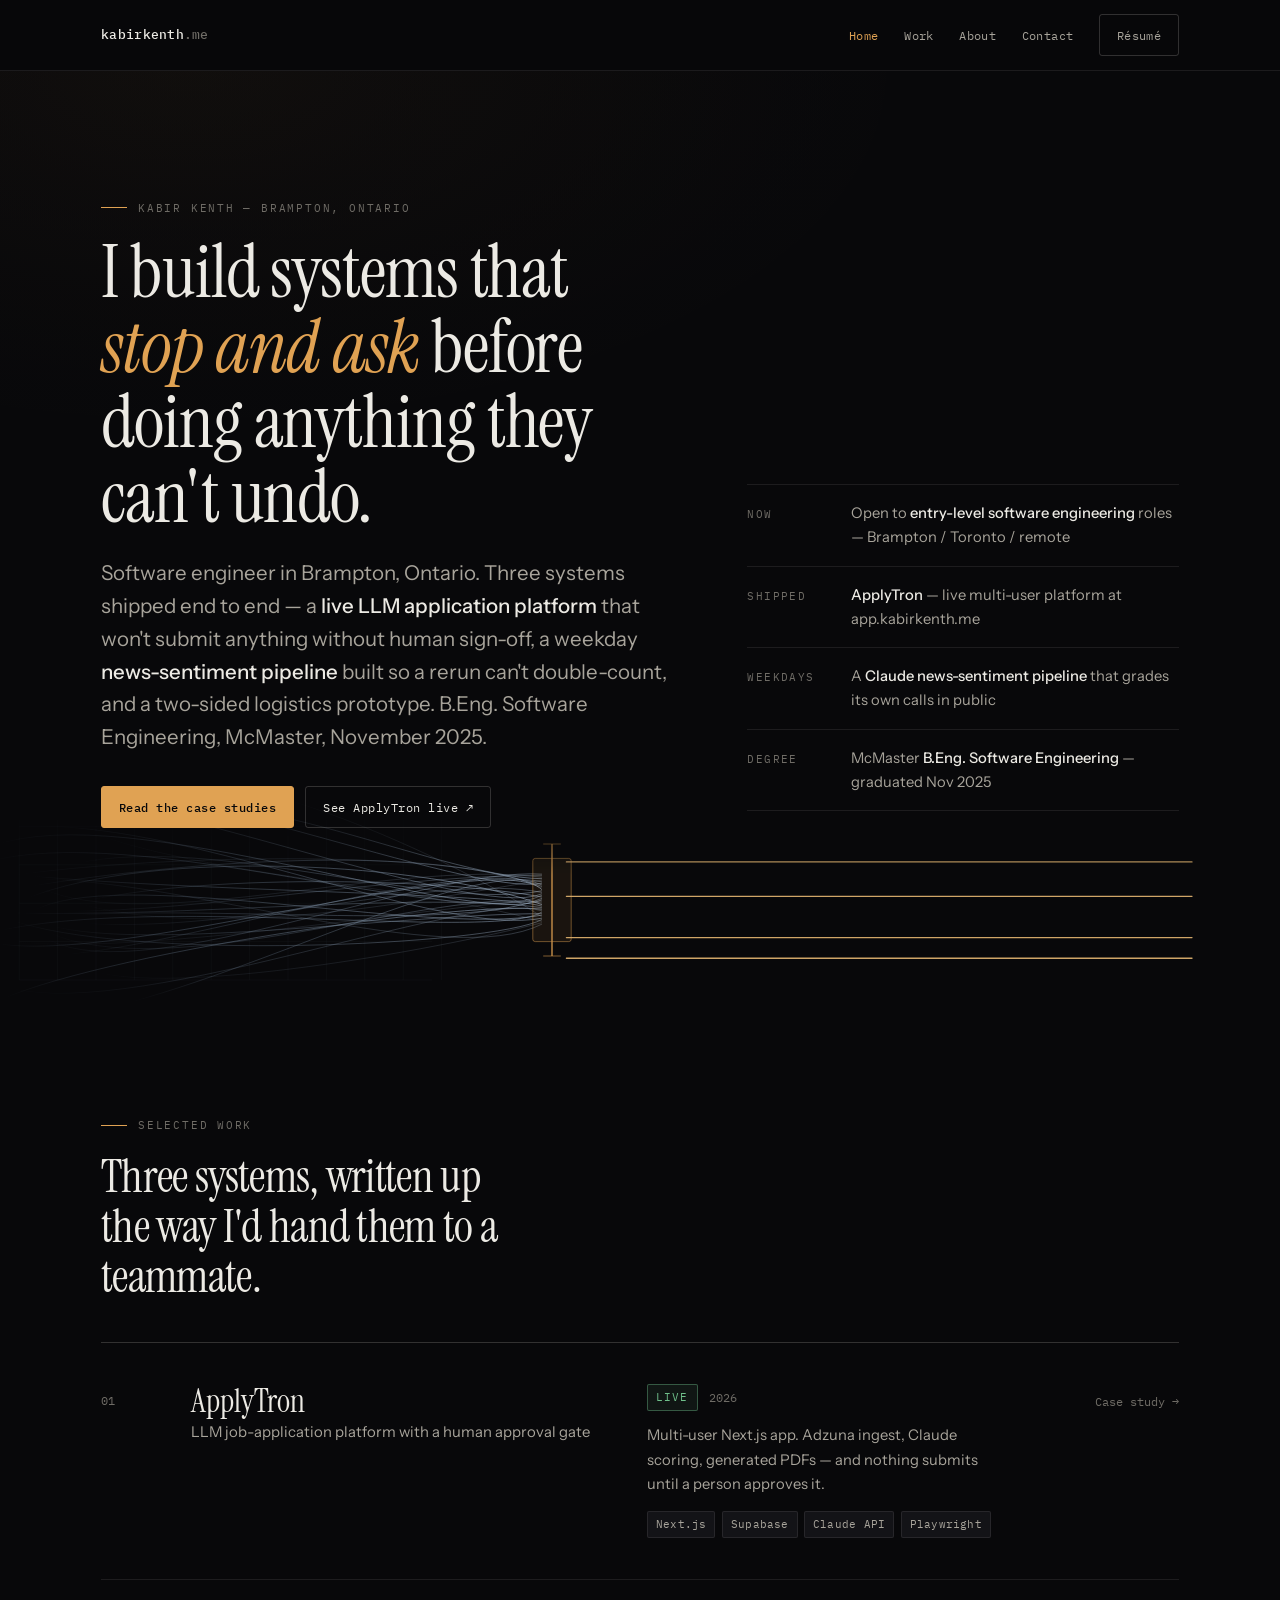
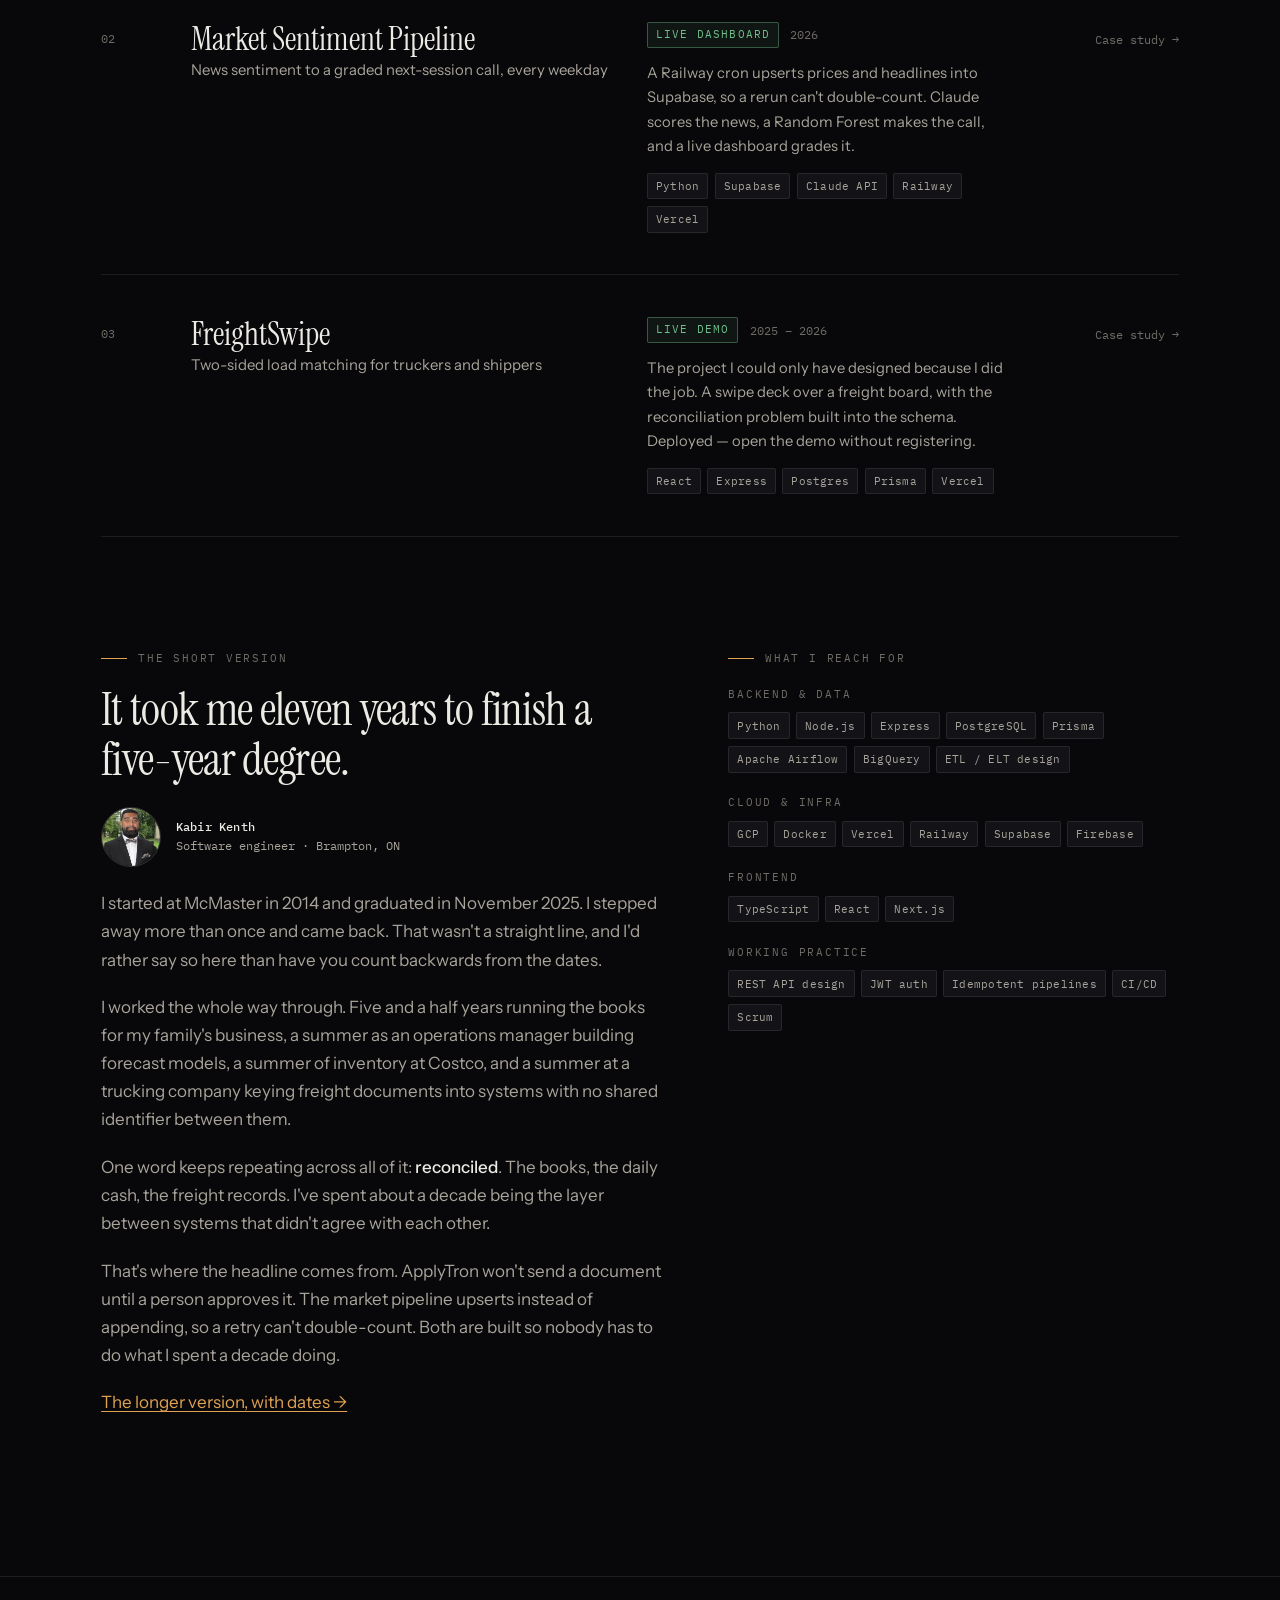
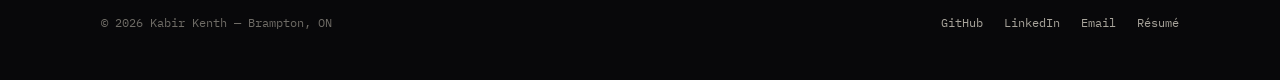
<file: index.html>
<!DOCTYPE html>
<html lang="en">
<head>
    <meta charset="UTF-8">
    <meta name="viewport" content="width=device-width, initial-scale=1.0">
    <title>Kabir Kenth — Backend &amp; Data Engineer</title>
    <meta name="description" content="Kabir Kenth — software engineer in Brampton, Ontario. McMaster B.Eng. Three systems shipped end to end, with architecture, tradeoffs and live demos.">
    <meta property="og:title" content="Kabir Kenth — Backend &amp; Data Engineer">
    <meta property="og:description" content="I build systems that stop and ask before doing anything they can't undo.">
    <meta property="og:type" content="website">
    <meta property="og:url" content="https://kabirkenth.me">
    <link rel="preconnect" href="https://fonts.googleapis.com">
    <link rel="preconnect" href="https://fonts.gstatic.com" crossorigin>
    <link href="https://fonts.googleapis.com/css2?family=Instrument+Sans:wght@400;500;600&family=Instrument+Serif:ital@0;1&family=IBM+Plex+Mono:wght@400;500&display=swap" rel="stylesheet">
    <link rel="stylesheet" href="styles.css">
</head>
<body>
    <a href="#main" class="skip">Skip to content</a>

    <nav class="nav">
        <div class="nav-inner">
            <a href="index.html" class="nav-mark">kabirkenth<span class="tld">.me</span></a>
            <button class="nav-toggle" aria-label="Toggle menu" aria-expanded="false">Menu</button>
            <div class="nav-links">
                <a href="index.html" aria-current="page">Home</a>
                <a href="work.html">Work</a>
                <a href="about.html">About</a>
                <a href="about.html#contact">Contact</a>
                <a href="Kabir-Kenth-Resume.pdf" class="btn">Résumé</a>
            </div>
        </div>
    </nav>

    <main id="main">

    <header class="hero">
        <div class="wrap">
            <div class="hero-grid">
                <div>
                    <p class="label reveal">Kabir Kenth — Brampton, Ontario</p>
                    <h1 class="reveal">I build systems that <em>stop and ask</em> before doing anything they can't undo.</h1>
                    <p class="lede reveal">
                        Software engineer in Brampton, Ontario. Three systems shipped end to end —
                        a <strong>live LLM application platform</strong> that won't submit anything without
                        human sign-off, a weekday <strong>news-sentiment pipeline</strong> built so a rerun
                        can't double-count, and a two-sided logistics prototype. B.Eng. Software Engineering,
                        McMaster, November 2025.
                    </p>
                    <div class="hero-actions reveal">
                        <a href="work.html" class="btn btn-solid">Read the case studies</a>
                        <a href="https://app.kabirkenth.me" class="btn" target="_blank" rel="noopener">See ApplyTron live ↗</a>
                    </div>
                </div>

                <dl class="facts reveal">
                    <div class="fact">
                        <dt>Now</dt>
                        <dd>Open to <strong>entry-level software engineering</strong> roles — Brampton / Toronto / remote</dd>
                    </div>
                    <div class="fact">
                        <dt>Shipped</dt>
                        <dd><strong>ApplyTron</strong> — live multi-user platform at app.kabirkenth.me</dd>
                    </div>
                    <div class="fact">
                        <dt>Weekdays</dt>
                        <dd>A <strong>Claude news-sentiment pipeline</strong> that grades its own calls in public</dd>
                    </div>
                    <div class="fact">
                        <dt>Degree</dt>
                        <dd>McMaster <strong>B.Eng. Software Engineering</strong> — graduated Nov 2025</dd>
                    </div>
                </dl>
            </div>
        </div>
        <div class="hero-band" aria-hidden="true" style="--band-art: url('resources/hero-band.svg');"></div>
    </header>

    <section class="section">
        <div class="wrap">
            <p class="label reveal">Selected work</p>
            <h2 class="reveal" style="max-width: 20ch; margin-bottom: 2.5rem;">Three systems, written up the way I'd hand them to a teammate.</h2>

            <div class="work-index">
                <a class="work-row reveal" href="applytron.html">
                    <span class="work-num">01</span>
                    <span>
                        <span class="work-title">ApplyTron</span>
                        <p class="work-sub">LLM job-application platform with a human approval gate</p>
                    </span>
                    <span>
                        <span class="meta-line">
                            <span class="status status-live">Live</span>
                            <span class="year">2026</span>
                        </span>
                        <p class="work-note">Multi-user Next.js app. Adzuna ingest, Claude scoring, generated PDFs — and nothing submits until a person approves it.</p>
                        <ul class="stack"><li>Next.js</li><li>Supabase</li><li>Claude API</li><li>Playwright</li></ul>
                    </span>
                    <span class="work-go">Case study →</span>
                </a>

                <a class="work-row reveal" href="stock-pipeline.html">
                    <span class="work-num">02</span>
                    <span>
                        <span class="work-title">Market Sentiment Pipeline</span>
                        <p class="work-sub">News sentiment to a graded next-session call, every weekday</p>
                    </span>
                    <span>
                        <span class="meta-line">
                            <span class="status status-live">Live dashboard</span>
                            <span class="year">2026</span>
                        </span>
                        <p class="work-note">A Railway cron upserts prices and headlines into Supabase, so a rerun can't double-count. Claude scores the news, a Random Forest makes the call, and a live dashboard grades it.</p>
                        <ul class="stack"><li>Python</li><li>Supabase</li><li>Claude API</li><li>Railway</li><li>Vercel</li></ul>
                    </span>
                    <span class="work-go">Case study →</span>
                </a>

                <a class="work-row reveal" href="freightswipe.html">
                    <span class="work-num">03</span>
                    <span>
                        <span class="work-title">FreightSwipe</span>
                        <p class="work-sub">Two-sided load matching for truckers and shippers</p>
                    </span>
                    <span>
                        <span class="meta-line">
                            <span class="status status-live">Live demo</span>
                            <span class="year">2025 – 2026</span>
                        </span>
                        <p class="work-note">The project I could only have designed because I did the job. A swipe deck over a freight board, with the reconciliation problem built into the schema. Deployed — open the demo without registering.</p>
                        <ul class="stack"><li>React</li><li>Express</li><li>Postgres</li><li>Prisma</li><li>Vercel</li></ul>
                    </span>
                    <span class="work-go">Case study →</span>
                </a>
            </div>
        </div>
    </section>

    <section class="section">
        <div class="wrap">
            <div class="two-col">
                <div class="reveal">
                    <p class="label">The short version</p>
                    <h2 style="margin-bottom: 1.4rem;">It took me eleven years to finish a five-year degree.</h2>
                    <div class="byline">
                        <img src="resources/portrait.webp" alt="Kabir Kenth"
                             width="900" height="900" loading="lazy">
                        <span class="who"><strong>Kabir Kenth</strong>Software engineer · Brampton, ON</span>
                    </div>
                    <div class="prose">
                        <p>
                            I started at McMaster in 2014 and graduated in November 2025. I stepped away more
                            than once and came back. That wasn't a straight line, and I'd rather say so here
                            than have you count backwards from the dates.
                        </p>
                        <p>
                            I worked the whole way through. Five and a half years running the books for my
                            family's business, a summer as an operations manager building
                            forecast models, a summer of inventory at Costco, and a summer at a trucking company
                            keying freight documents into systems with no shared identifier between them.
                        </p>
                        <p>
                            One word keeps repeating across all of it: <strong>reconciled</strong>. The books,
                            the daily cash, the freight records. I've spent about a decade being the layer
                            between systems that didn't agree with each other.
                        </p>
                        <p>
                            That's where the headline comes from. ApplyTron won't send a document until a person
                            approves it. The market pipeline upserts instead of appending, so a retry can't
                            double-count. Both are built so nobody has to do what I spent a decade doing.
                        </p>
                        <p><a href="about.html">The longer version, with dates →</a></p>
                    </div>
                </div>

                <div class="reveal">
                    <p class="label">What I reach for</p>
                    <div style="display: grid; gap: 1.3rem;">
                        <div>
                            <p class="label plain" style="margin-bottom: 0.55rem;">Backend &amp; data</p>
                            <ul class="stack"><li>Python</li><li>Node.js</li><li>Express</li><li>PostgreSQL</li><li>Prisma</li><li>Apache Airflow</li><li>BigQuery</li><li>ETL / ELT design</li></ul>
                        </div>
                        <div>
                            <p class="label plain" style="margin-bottom: 0.55rem;">Cloud &amp; infra</p>
                            <ul class="stack"><li>GCP</li><li>Docker</li><li>Vercel</li><li>Railway</li><li>Supabase</li><li>Firebase</li></ul>
                        </div>
                        <div>
                            <p class="label plain" style="margin-bottom: 0.55rem;">Frontend</p>
                            <ul class="stack"><li>TypeScript</li><li>React</li><li>Next.js</li></ul>
                        </div>
                        <div>
                            <p class="label plain" style="margin-bottom: 0.55rem;">Working practice</p>
                            <ul class="stack"><li>REST API design</li><li>JWT auth</li><li>Idempotent pipelines</li><li>CI/CD</li><li>Scrum</li></ul>
                        </div>
                    </div>
                </div>
            </div>
        </div>
    </section>

    </main>

    <footer class="footer">
        <div class="wrap">
            <p>© <span id="year">2026</span> Kabir Kenth — Brampton, ON</p>
            <div class="footer-links">
                <a href="https://github.com/KabirKenth" target="_blank" rel="noopener">GitHub</a>
                <a href="https://linkedin.com/in/kabirkenth" target="_blank" rel="noopener">LinkedIn</a>
                <a href="mailto:kabirkenth@outlook.com">Email</a>
                <a href="Kabir-Kenth-Resume.pdf">Résumé</a>
            </div>
        </div>
    </footer>
    <script src="main.js"></script>
</body>
</html>
</file>
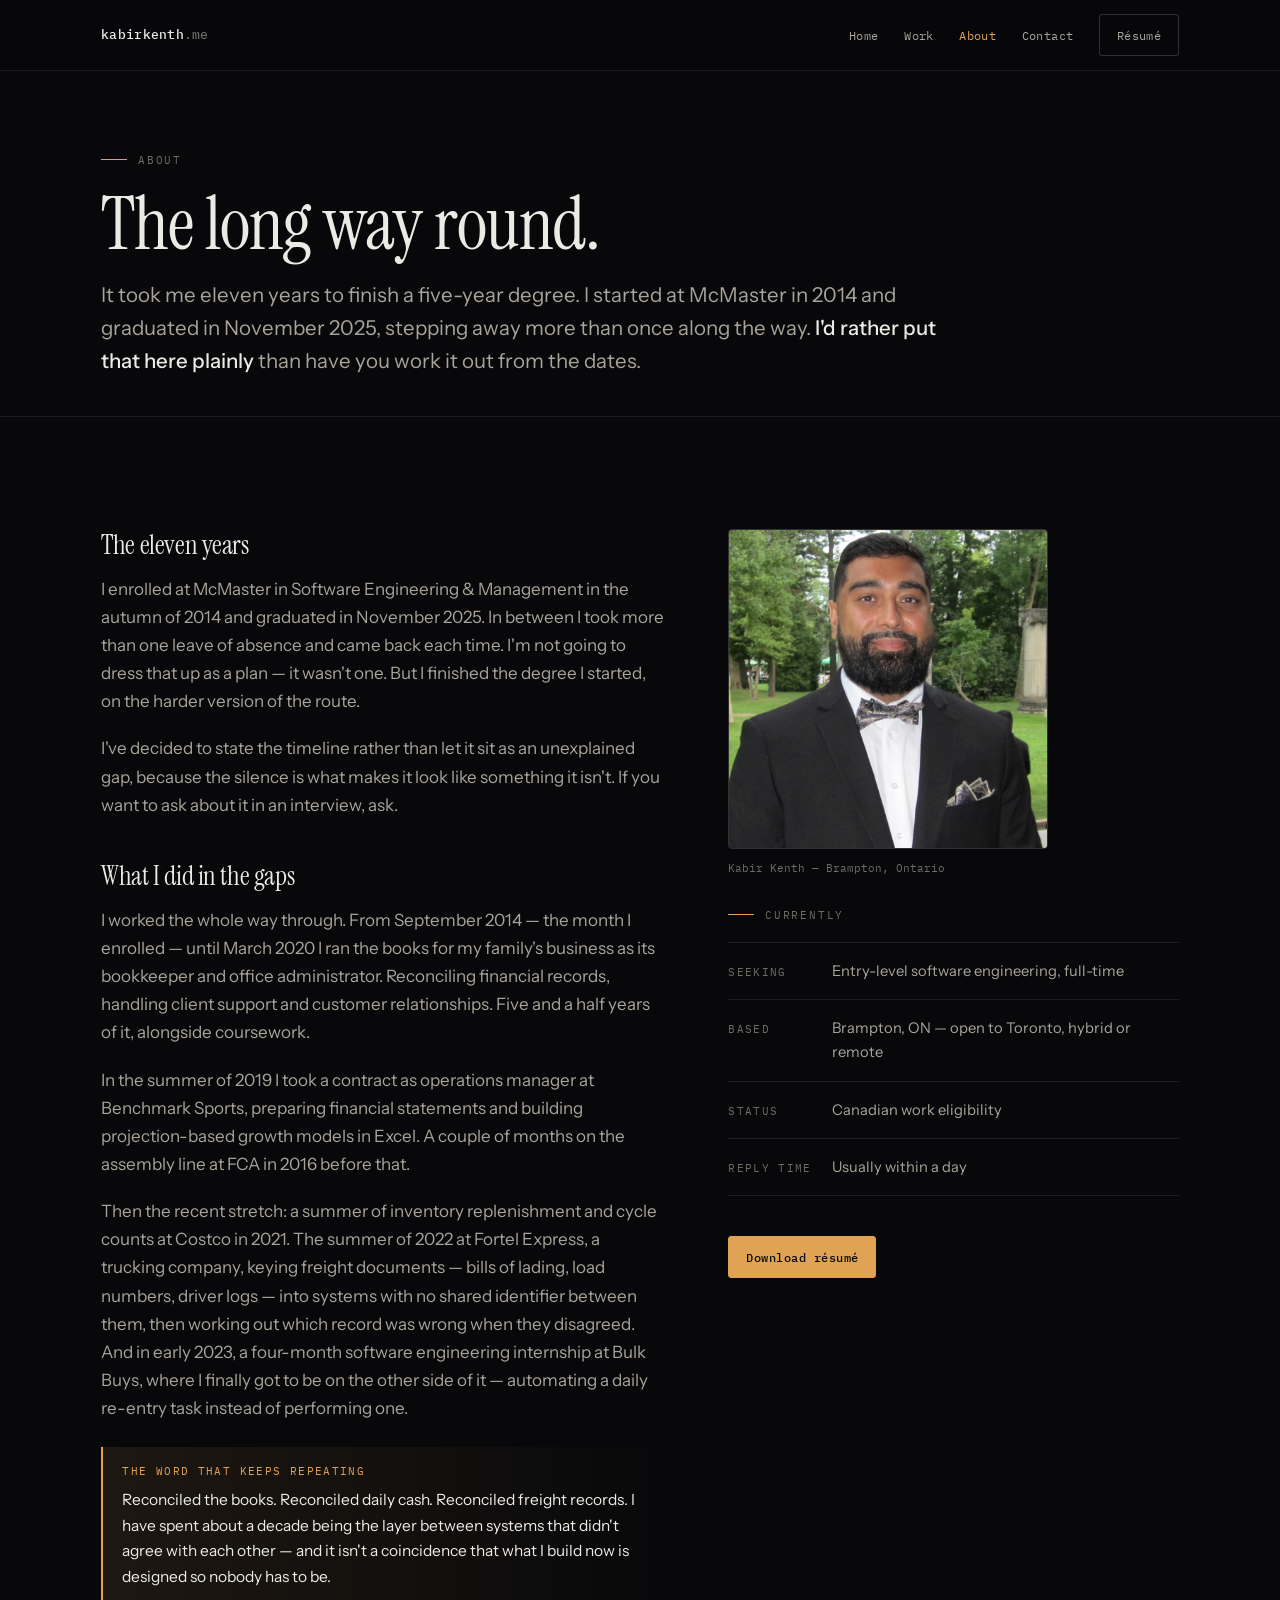
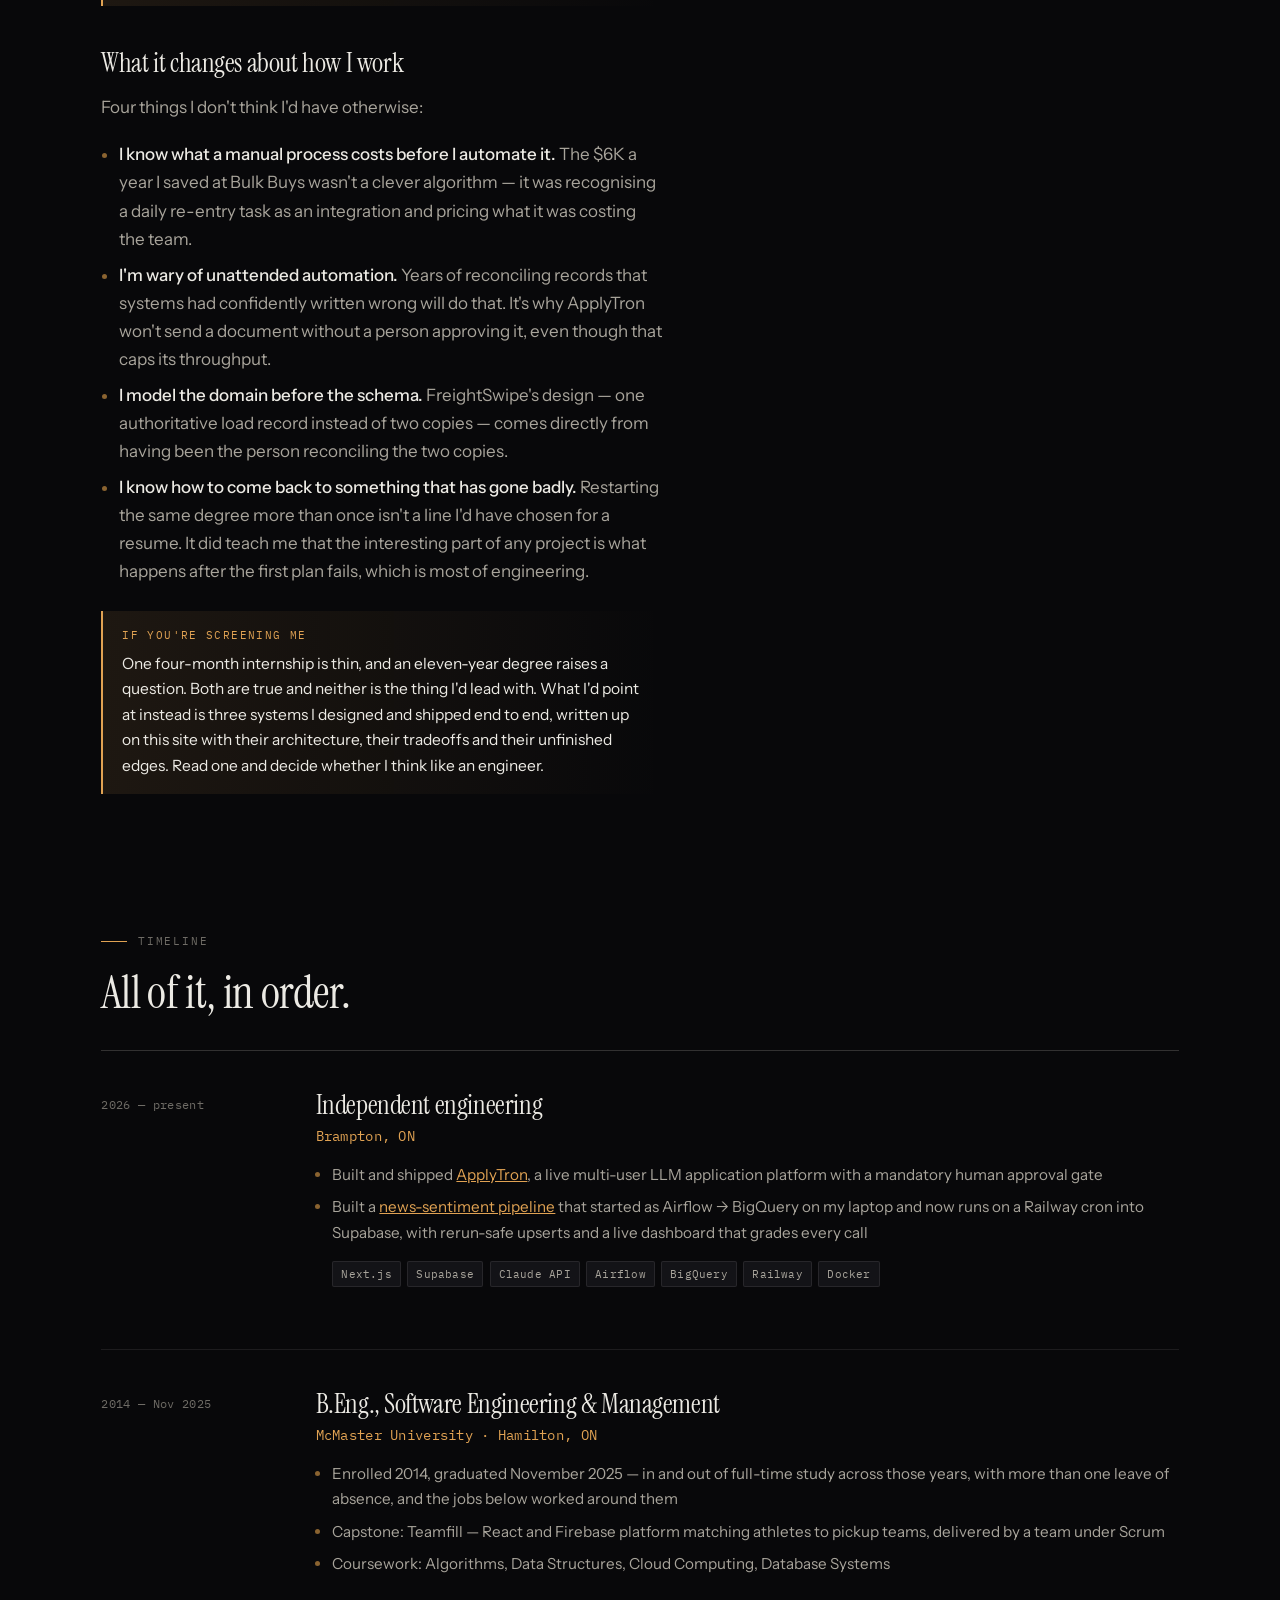
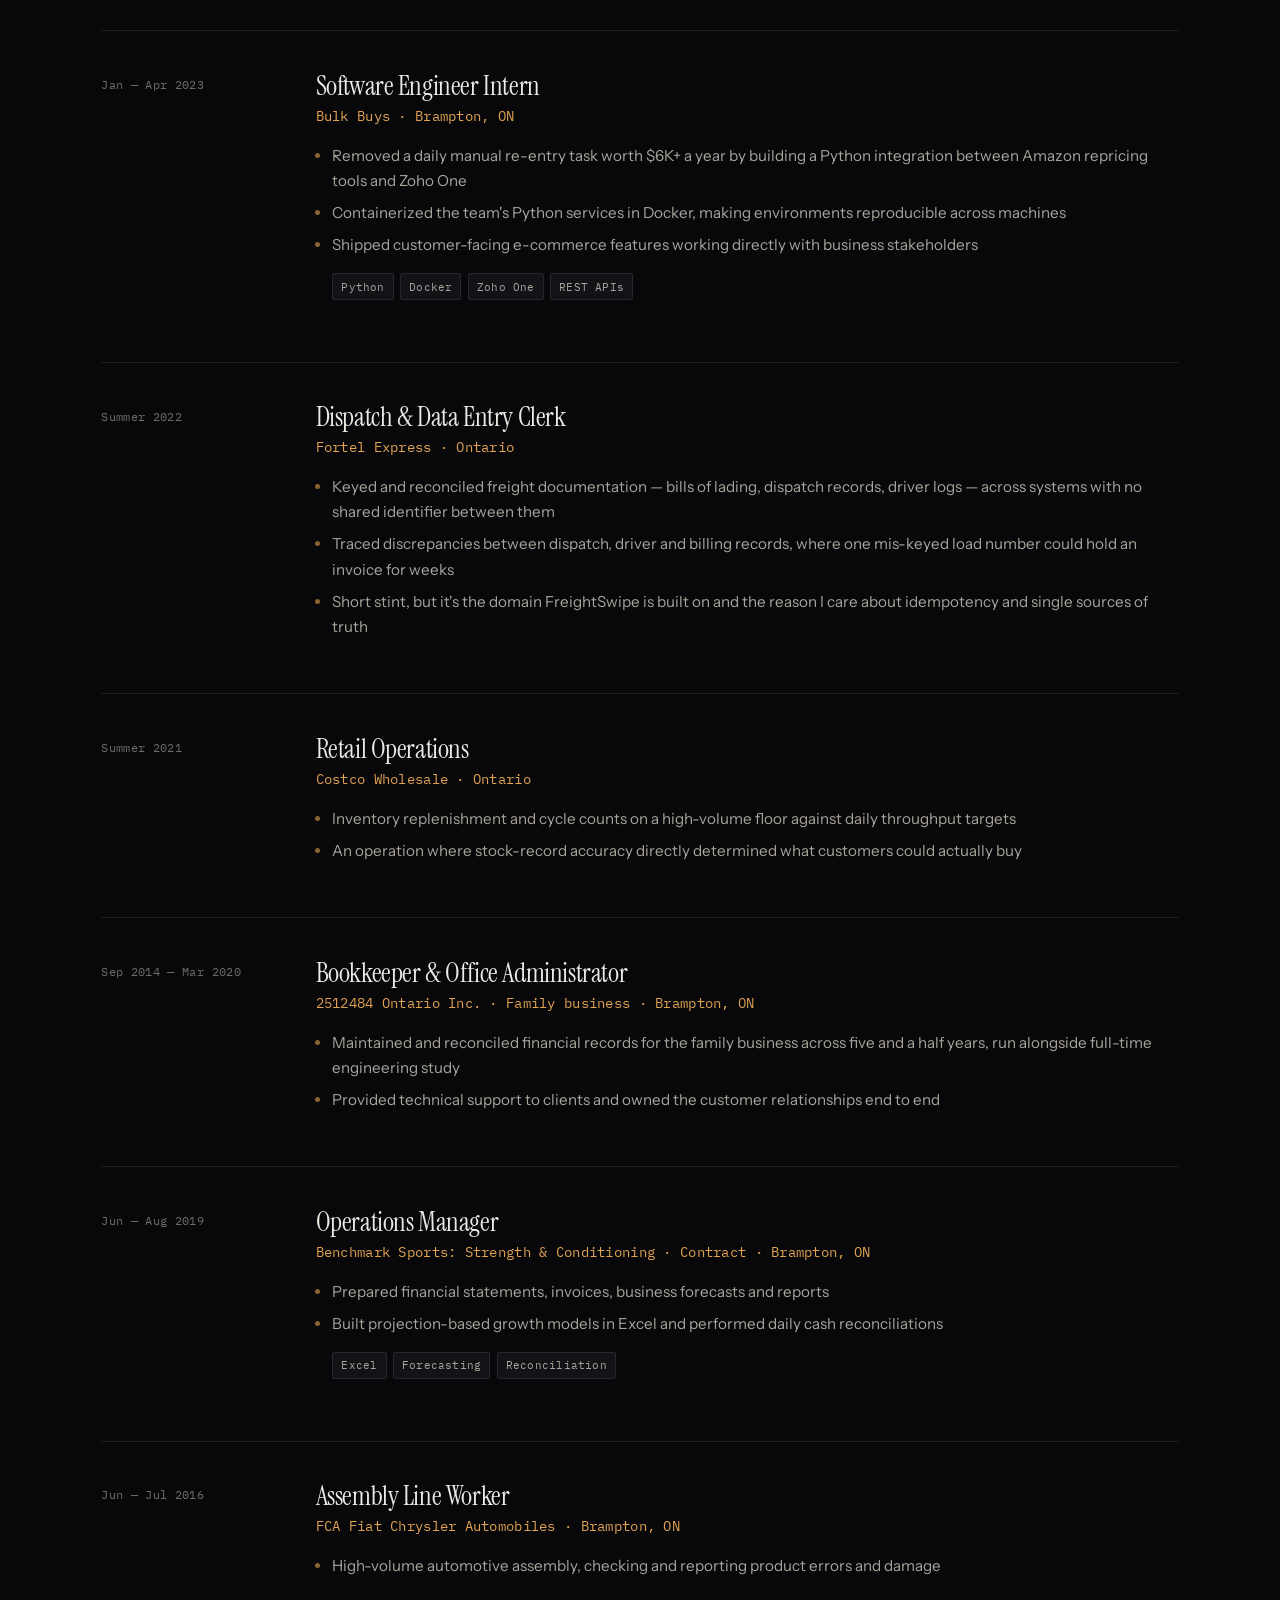
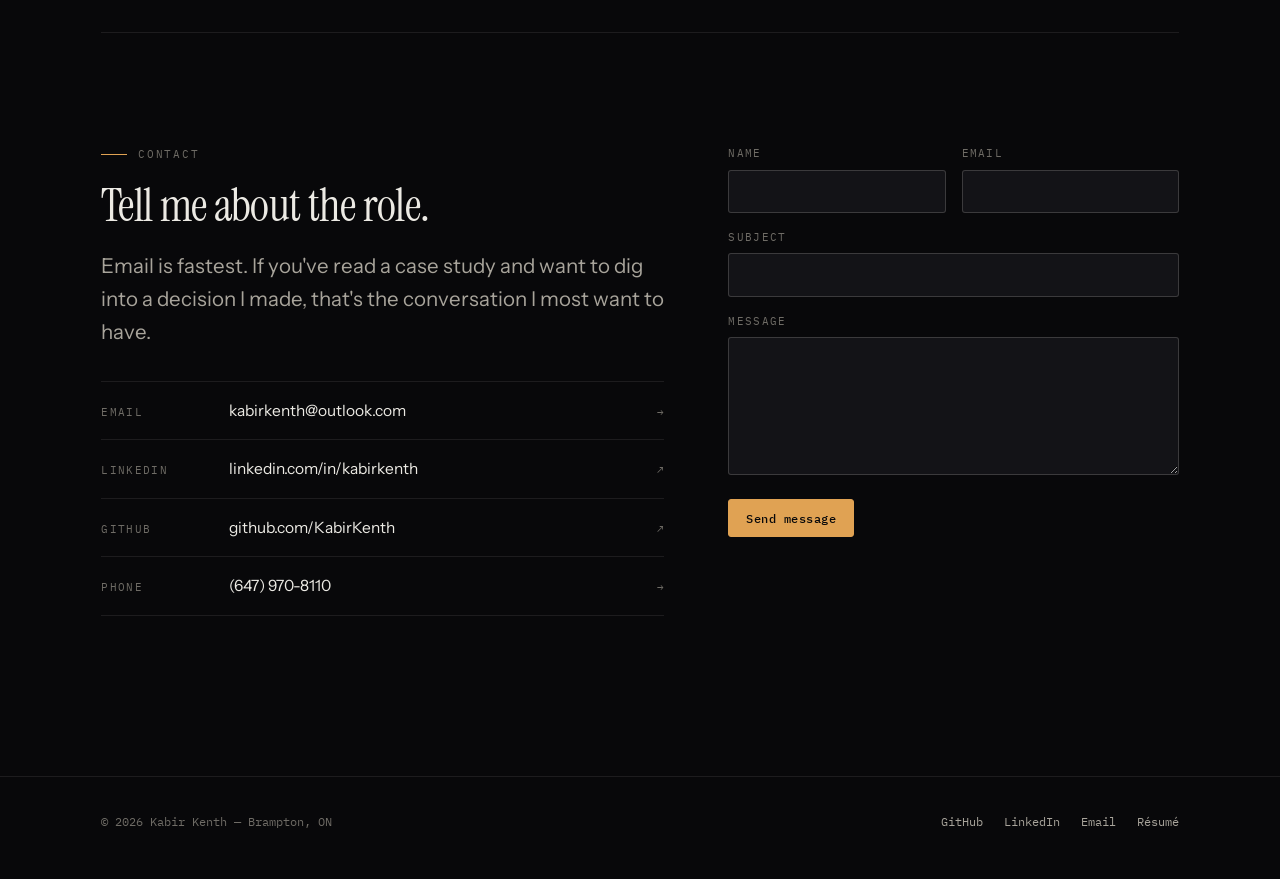
<file: about.html>
<!DOCTYPE html>
<html lang="en">
<head>
    <meta charset="UTF-8">
    <meta name="viewport" content="width=device-width, initial-scale=1.0">
    <title>About — Kabir Kenth</title>
    <meta name="description" content="Kabir Kenth's path into software engineering: freight dispatch data entry, retail operations, then a B.Eng. at McMaster. The long version, with dates.">
    <link rel="preconnect" href="https://fonts.googleapis.com">
    <link rel="preconnect" href="https://fonts.gstatic.com" crossorigin>
    <link href="https://fonts.googleapis.com/css2?family=Instrument+Sans:wght@400;500;600&family=Instrument+Serif:ital@0;1&family=IBM+Plex+Mono:wght@400;500&display=swap" rel="stylesheet">
    <link rel="stylesheet" href="styles.css">
</head>
<body>
    <a href="#main" class="skip">Skip to content</a>

    <nav class="nav">
        <div class="nav-inner">
            <a href="index.html" class="nav-mark">kabirkenth<span class="tld">.me</span></a>
            <button class="nav-toggle" aria-label="Toggle menu" aria-expanded="false">Menu</button>
            <div class="nav-links">
                <a href="index.html">Home</a>
                <a href="work.html">Work</a>
                <a href="about.html" aria-current="page">About</a>
                <a href="#contact">Contact</a>
                <a href="Kabir-Kenth-Resume.pdf" class="btn">Résumé</a>
            </div>
        </div>
    </nav>

    <main id="main">

    <header class="page-head">
        <div class="wrap">
            <p class="label">About</p>
            <h1>The long way round.</h1>
            <p class="lede">
                It took me eleven years to finish a five-year degree. I started at McMaster in 2014 and
                graduated in November 2025, stepping away more than once along the way.
                <strong>I'd rather put that here plainly</strong> than have you work it out from the dates.
            </p>
        </div>
    </header>

    <section class="section">
        <div class="wrap">
            <div class="two-col">
                <div class="prose reveal">
                    <h3>The eleven years</h3>
                    <p>
                        I enrolled at McMaster in Software Engineering &amp; Management in the autumn of 2014
                        and graduated in November 2025. In between I took more than one leave of absence and
                        came back each time. I'm not going to dress that up as a plan — it wasn't one. But I
                        finished the degree I started, on the harder version of the route.
                    </p>
                    <p>
                        I've decided to state the timeline rather than let it sit as an unexplained gap,
                        because the silence is what makes it look like something it isn't. If you want to
                        ask about it in an interview, ask.
                    </p>

                    <h3>What I did in the gaps</h3>
                    <p>
                        I worked the whole way through. From September 2014 — the month I enrolled — until
                        March 2020 I ran the books for my family's business as its bookkeeper and office
                        administrator. Reconciling financial records, handling client support and
                        customer relationships. Five and a half years of it, alongside coursework.
                    </p>
                    <p>
                        In the summer of 2019 I took a contract as operations manager at Benchmark Sports,
                        preparing financial statements and building projection-based growth models in Excel.
                        A couple of months on the assembly line at FCA in 2016 before that.
                    </p>
                    <p>
                        Then the recent stretch: a summer of inventory replenishment and cycle counts at Costco
                        in 2021. The summer of 2022 at Fortel Express, a trucking company, keying freight
                        documents — bills of lading, load numbers, driver logs — into systems with no shared
                        identifier between them, then working out which record was wrong when they disagreed.
                        And in early 2023, a four-month software engineering internship at Bulk Buys, where I
                        finally got to be on the other side of it — automating a daily re-entry task instead of
                        performing one.
                    </p>

                    <div class="callout">
                        <span class="callout-k">The word that keeps repeating</span>
                        <p>
                            Reconciled the books. Reconciled daily cash. Reconciled freight records. I have spent
                            about a decade being the layer between systems that didn't agree with each other —
                            and it isn't a coincidence that what I build now is designed so nobody has to be.
                        </p>
                    </div>

                    <h3>What it changes about how I work</h3>
                    <p>
                        Four things I don't think I'd have otherwise:
                    </p>
                    <ul>
                        <li>
                            <strong>I know what a manual process costs before I automate it.</strong> The
                            $6K a year I saved at Bulk Buys wasn't a clever algorithm — it was recognising a
                            daily re-entry task as an integration and pricing what it was costing the team.
                        </li>
                        <li>
                            <strong>I'm wary of unattended automation.</strong> Years of reconciling records
                            that systems had confidently written wrong will do that. It's why
                            ApplyTron won't send a document without a person approving it, even though that
                            caps its throughput.
                        </li>
                        <li>
                            <strong>I model the domain before the schema.</strong> FreightSwipe's design —
                            one authoritative load record instead of two copies — comes directly from having
                            been the person reconciling the two copies.
                        </li>
                        <li>
                            <strong>I know how to come back to something that has gone badly.</strong>
                            Restarting the same degree more than once isn't a line I'd have chosen for a
                            resume. It did teach me that the interesting part of any project is what happens
                            after the first plan fails, which is most of engineering.
                        </li>
                    </ul>

                    <div class="callout">
                        <span class="callout-k">If you're screening me</span>
                        <p>
                            One four-month internship is thin, and an eleven-year degree raises a
                            question. Both are true and neither is the thing I'd lead with. What I'd point at
                            instead is three systems I designed and shipped end to end, written up on this
                            site with their architecture, their tradeoffs and their unfinished edges. Read one
                            and decide whether I think like an engineer.
                        </p>
                    </div>
                </div>

                <div class="reveal">
                    <img class="portrait" src="resources/portrait.webp"
                         alt="Kabir Kenth" width="900" height="900" loading="lazy">
                    <p class="portrait-cap">Kabir Kenth — Brampton, Ontario</p>
                    <p class="label">Currently</p>
                    <dl class="facts" style="margin-bottom: 2.5rem;">
                        <div class="fact"><dt>Seeking</dt><dd>Entry-level software engineering, full-time</dd></div>
                        <div class="fact"><dt>Based</dt><dd>Brampton, ON — open to Toronto, hybrid or remote</dd></div>
                        <div class="fact"><dt>Status</dt><dd>Canadian work eligibility</dd></div>
                        <div class="fact"><dt>Reply time</dt><dd>Usually within a day</dd></div>
                    </dl>
                    <a href="Kabir-Kenth-Resume.pdf" class="btn btn-solid">Download résumé</a>
                </div>
            </div>
        </div>
    </section>

    <section class="section">
        <div class="wrap">
            <p class="label reveal">Timeline</p>
            <h2 class="reveal" style="margin-bottom: 2rem;">All of it, in order.</h2>

            <div class="timeline">
                <div class="t-item reveal">
                    <p class="t-when">2026 — present</p>
                    <div>
                        <h3>Independent engineering</h3>
                        <p class="t-org">Brampton, ON</p>
                        <ul>
                            <li>Built and shipped <a href="applytron.html" style="color:var(--amber);">ApplyTron</a>, a live multi-user LLM application platform with a mandatory human approval gate</li>
                            <li>Built a <a href="stock-pipeline.html" style="color:var(--amber);">news-sentiment pipeline</a> that started as Airflow → BigQuery on my laptop and now runs on a Railway cron into Supabase, with rerun-safe upserts and a live dashboard that grades every call</li>
                        </ul>
                        <ul class="stack"><li>Next.js</li><li>Supabase</li><li>Claude API</li><li>Airflow</li><li>BigQuery</li><li>Railway</li><li>Docker</li></ul>
                    </div>
                </div>

                <div class="t-item reveal">
                    <p class="t-when">2014 — Nov 2025</p>
                    <div>
                        <h3>B.Eng., Software Engineering &amp; Management</h3>
                        <p class="t-org">McMaster University · Hamilton, ON</p>
                        <ul>
                            <li>Enrolled 2014, graduated November 2025 — in and out of full-time study across those years, with more than one leave of absence, and the jobs below worked around them</li>
                            <li>Capstone: Teamfill — React and Firebase platform matching athletes to pickup teams, delivered by a team under Scrum</li>
                            <li>Coursework: Algorithms, Data Structures, Cloud Computing, Database Systems</li>
                        </ul>
                    </div>
                </div>

                <div class="t-item reveal">
                    <p class="t-when">Jan — Apr 2023</p>
                    <div>
                        <h3>Software Engineer Intern</h3>
                        <p class="t-org">Bulk Buys · Brampton, ON</p>
                        <ul>
                            <li>Removed a daily manual re-entry task worth $6K+ a year by building a Python integration between Amazon repricing tools and Zoho One</li>
                            <li>Containerized the team's Python services in Docker, making environments reproducible across machines</li>
                            <li>Shipped customer-facing e-commerce features working directly with business stakeholders</li>
                        </ul>
                        <ul class="stack"><li>Python</li><li>Docker</li><li>Zoho One</li><li>REST APIs</li></ul>
                    </div>
                </div>

                <div class="t-item reveal">
                    <p class="t-when">Summer 2022</p>
                    <div>
                        <h3>Dispatch &amp; Data Entry Clerk</h3>
                        <p class="t-org">Fortel Express · Ontario</p>
                        <ul>
                            <li>Keyed and reconciled freight documentation — bills of lading, dispatch records, driver logs — across systems with no shared identifier between them</li>
                            <li>Traced discrepancies between dispatch, driver and billing records, where one mis-keyed load number could hold an invoice for weeks</li>
                            <li>Short stint, but it's the domain FreightSwipe is built on and the reason I care about idempotency and single sources of truth</li>
                        </ul>
                    </div>
                </div>

                <div class="t-item reveal">
                    <p class="t-when">Summer 2021</p>
                    <div>
                        <h3>Retail Operations</h3>
                        <p class="t-org">Costco Wholesale · Ontario</p>
                        <ul>
                            <li>Inventory replenishment and cycle counts on a high-volume floor against daily throughput targets</li>
                            <li>An operation where stock-record accuracy directly determined what customers could actually buy</li>
                        </ul>
                    </div>
                </div>

                <div class="t-item reveal">
                    <p class="t-when">Sep 2014 — Mar 2020</p>
                    <div>
                        <h3>Bookkeeper &amp; Office Administrator</h3>
                        <p class="t-org">2512484 Ontario Inc. · Family business · Brampton, ON</p>
                        <ul>
                            <li>Maintained and reconciled financial records for the family business across five and a half years, run alongside full-time engineering study</li>
                            <li>Provided technical support to clients and owned the customer relationships end to end</li>
                        </ul>
                    </div>
                </div>

                <div class="t-item reveal">
                    <p class="t-when">Jun — Aug 2019</p>
                    <div>
                        <h3>Operations Manager</h3>
                        <p class="t-org">Benchmark Sports: Strength &amp; Conditioning · Contract · Brampton, ON</p>
                        <ul>
                            <li>Prepared financial statements, invoices, business forecasts and reports</li>
                            <li>Built projection-based growth models in Excel and performed daily cash reconciliations</li>
                        </ul>
                        <ul class="stack"><li>Excel</li><li>Forecasting</li><li>Reconciliation</li></ul>
                    </div>
                </div>

                <div class="t-item reveal">
                    <p class="t-when">Jun — Jul 2016</p>
                    <div>
                        <h3>Assembly Line Worker</h3>
                        <p class="t-org">FCA Fiat Chrysler Automobiles · Brampton, ON</p>
                        <ul>
                            <li>High-volume automotive assembly, checking and reporting product errors and damage</li>
                        </ul>
                    </div>
                </div>
            </div>
        </div>
    </section>

    <section class="section" id="contact">
        <div class="wrap">
            <div class="two-col">
                <div class="reveal">
                    <p class="label">Contact</p>
                    <h2 style="margin-bottom: 1.2rem;">Tell me about the role.</h2>
                    <p class="lede" style="margin-bottom: 2rem;">
                        Email is fastest. If you've read a case study and want to dig into a decision I made,
                        that's the conversation I most want to have.
                    </p>
                    <ul class="contact-list">
                        <li><a href="mailto:kabirkenth@outlook.com"><span class="k">Email</span><span class="v">kabirkenth@outlook.com</span><span class="go">→</span></a></li>
                        <li><a href="https://linkedin.com/in/kabirkenth" target="_blank" rel="noopener"><span class="k">LinkedIn</span><span class="v">linkedin.com/in/kabirkenth</span><span class="go">↗</span></a></li>
                        <li><a href="https://github.com/KabirKenth" target="_blank" rel="noopener"><span class="k">GitHub</span><span class="v">github.com/KabirKenth</span><span class="go">↗</span></a></li>
                        <li><a href="tel:+16479708110"><span class="k">Phone</span><span class="v">(647) 970-8110</span><span class="go">→</span></a></li>
                    </ul>
                </div>

                <div class="reveal">
                    <form action="https://formspree.io/f/manbwzww" method="POST">
                        <div class="form-row">
                            <div class="field">
                                <label for="f-name">Name</label>
                                <input id="f-name" type="text" name="name" required>
                            </div>
                            <div class="field">
                                <label for="f-email">Email</label>
                                <input id="f-email" type="email" name="email" required>
                            </div>
                        </div>
                        <div class="field">
                            <label for="f-subject">Subject</label>
                            <input id="f-subject" type="text" name="subject" required>
                        </div>
                        <div class="field">
                            <label for="f-message">Message</label>
                            <textarea id="f-message" name="message" rows="6" required></textarea>
                        </div>
                        <button type="submit" class="btn btn-solid" style="border:1px solid var(--amber); cursor:pointer;">Send message</button>
                    </form>
                </div>
            </div>
        </div>
    </section>

    </main>

    <footer class="footer">
        <div class="wrap">
            <p>© <span id="year">2026</span> Kabir Kenth — Brampton, ON</p>
            <div class="footer-links">
                <a href="https://github.com/KabirKenth" target="_blank" rel="noopener">GitHub</a>
                <a href="https://linkedin.com/in/kabirkenth" target="_blank" rel="noopener">LinkedIn</a>
                <a href="mailto:kabirkenth@outlook.com">Email</a>
                <a href="Kabir-Kenth-Resume.pdf">Résumé</a>
            </div>
        </div>
    </footer>
    <script src="main.js"></script>
</body>
</html>
</file>
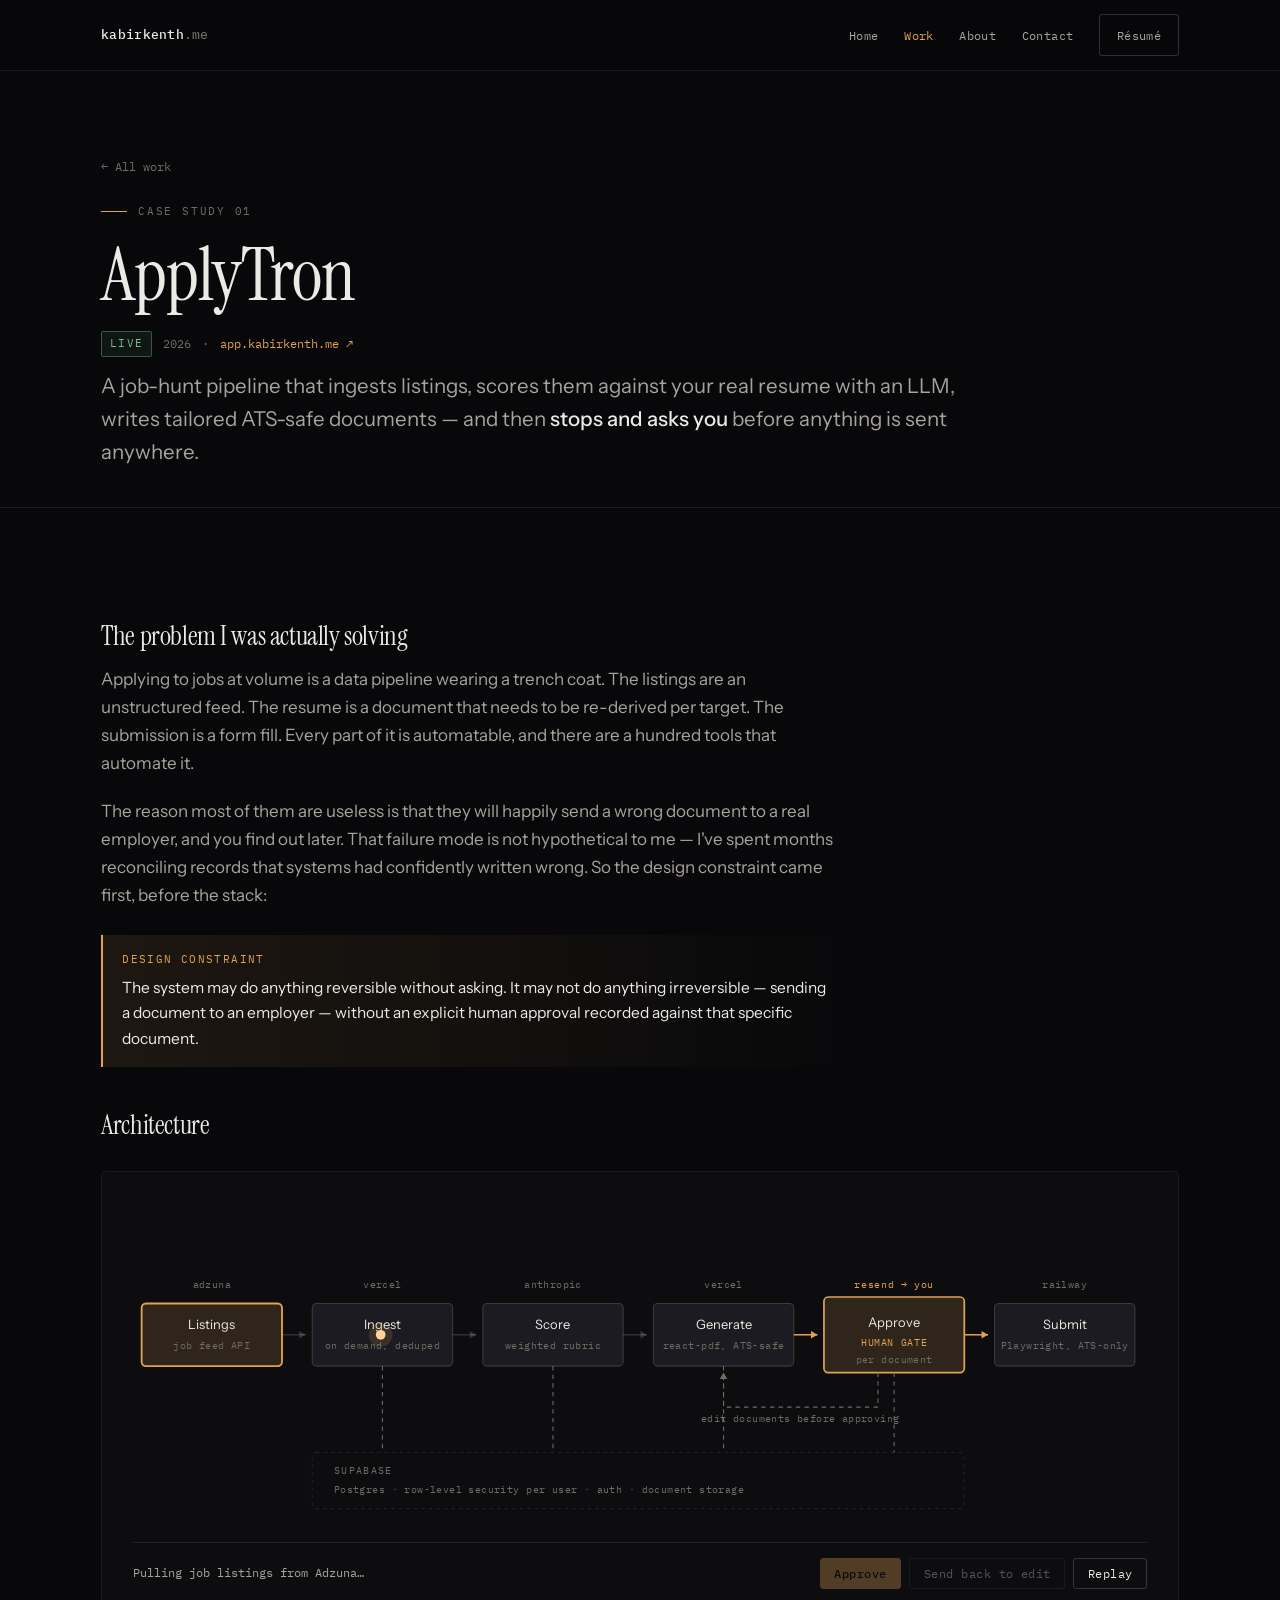
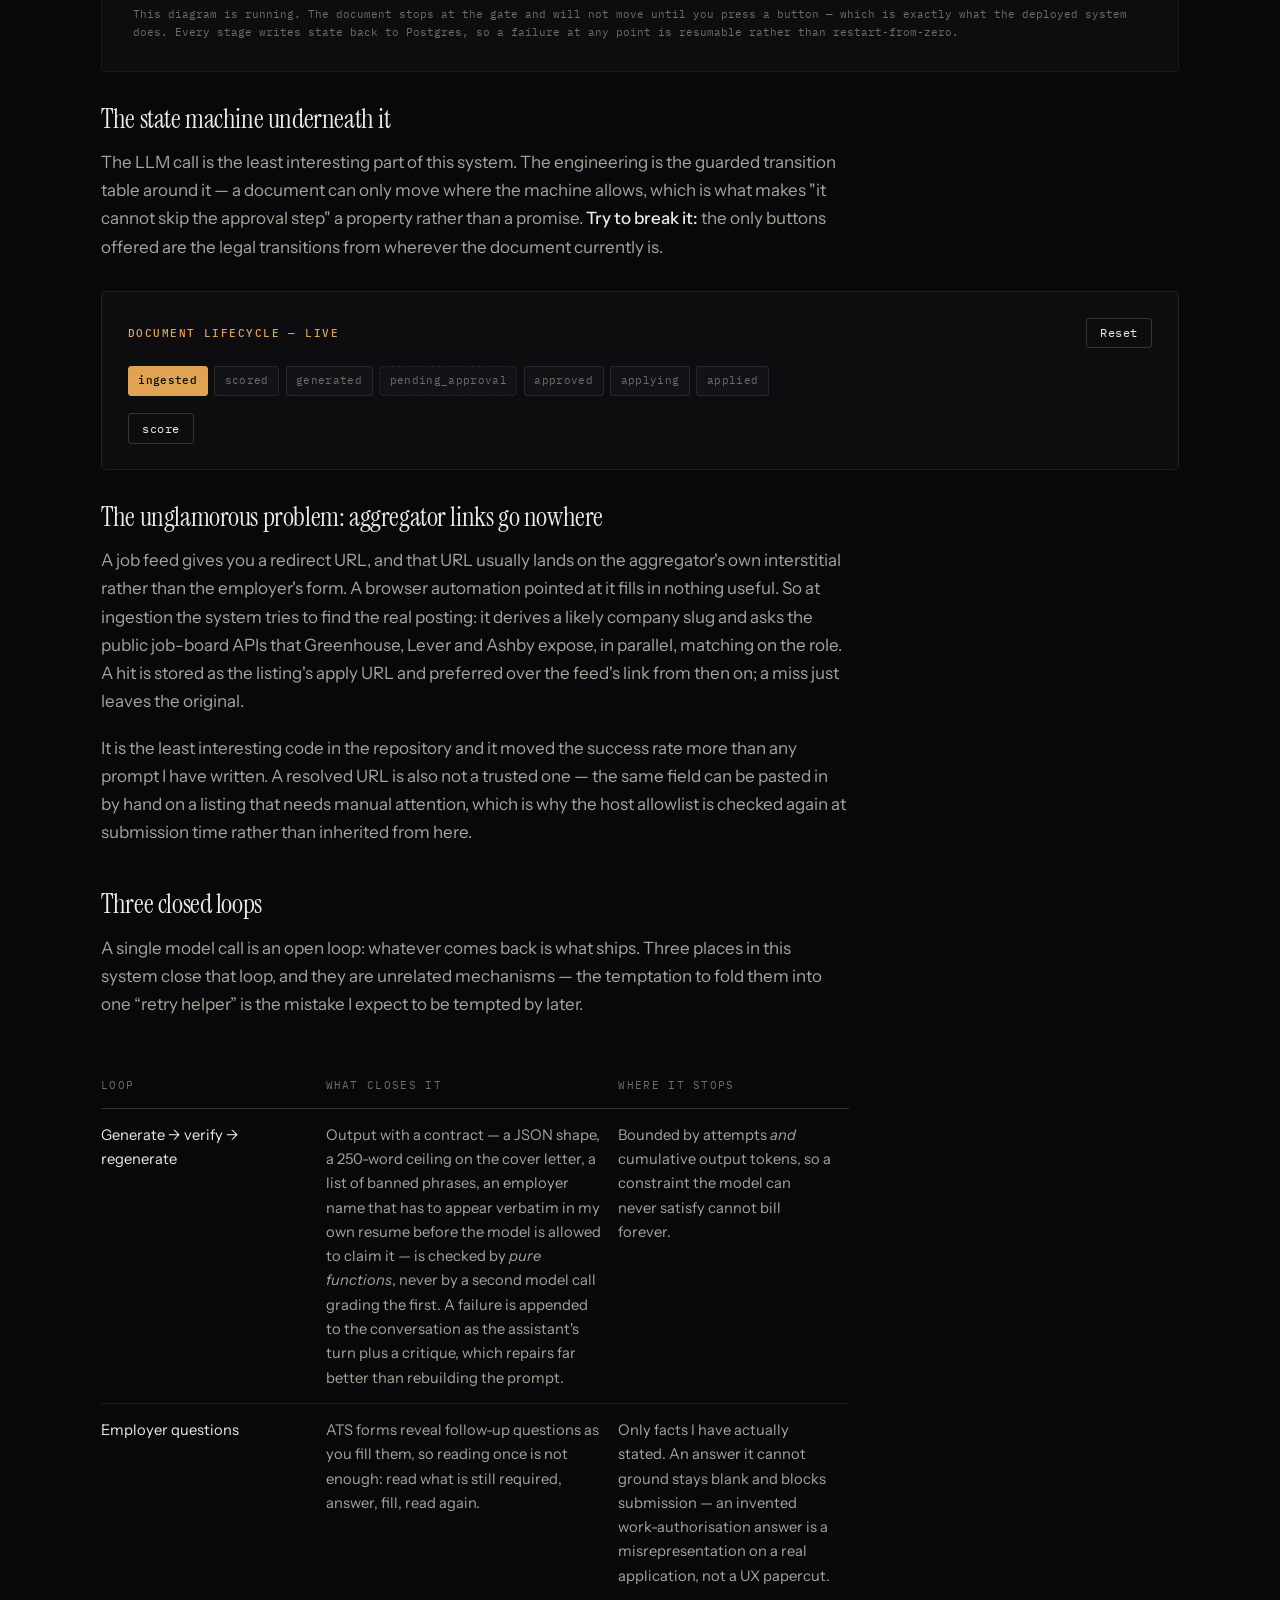
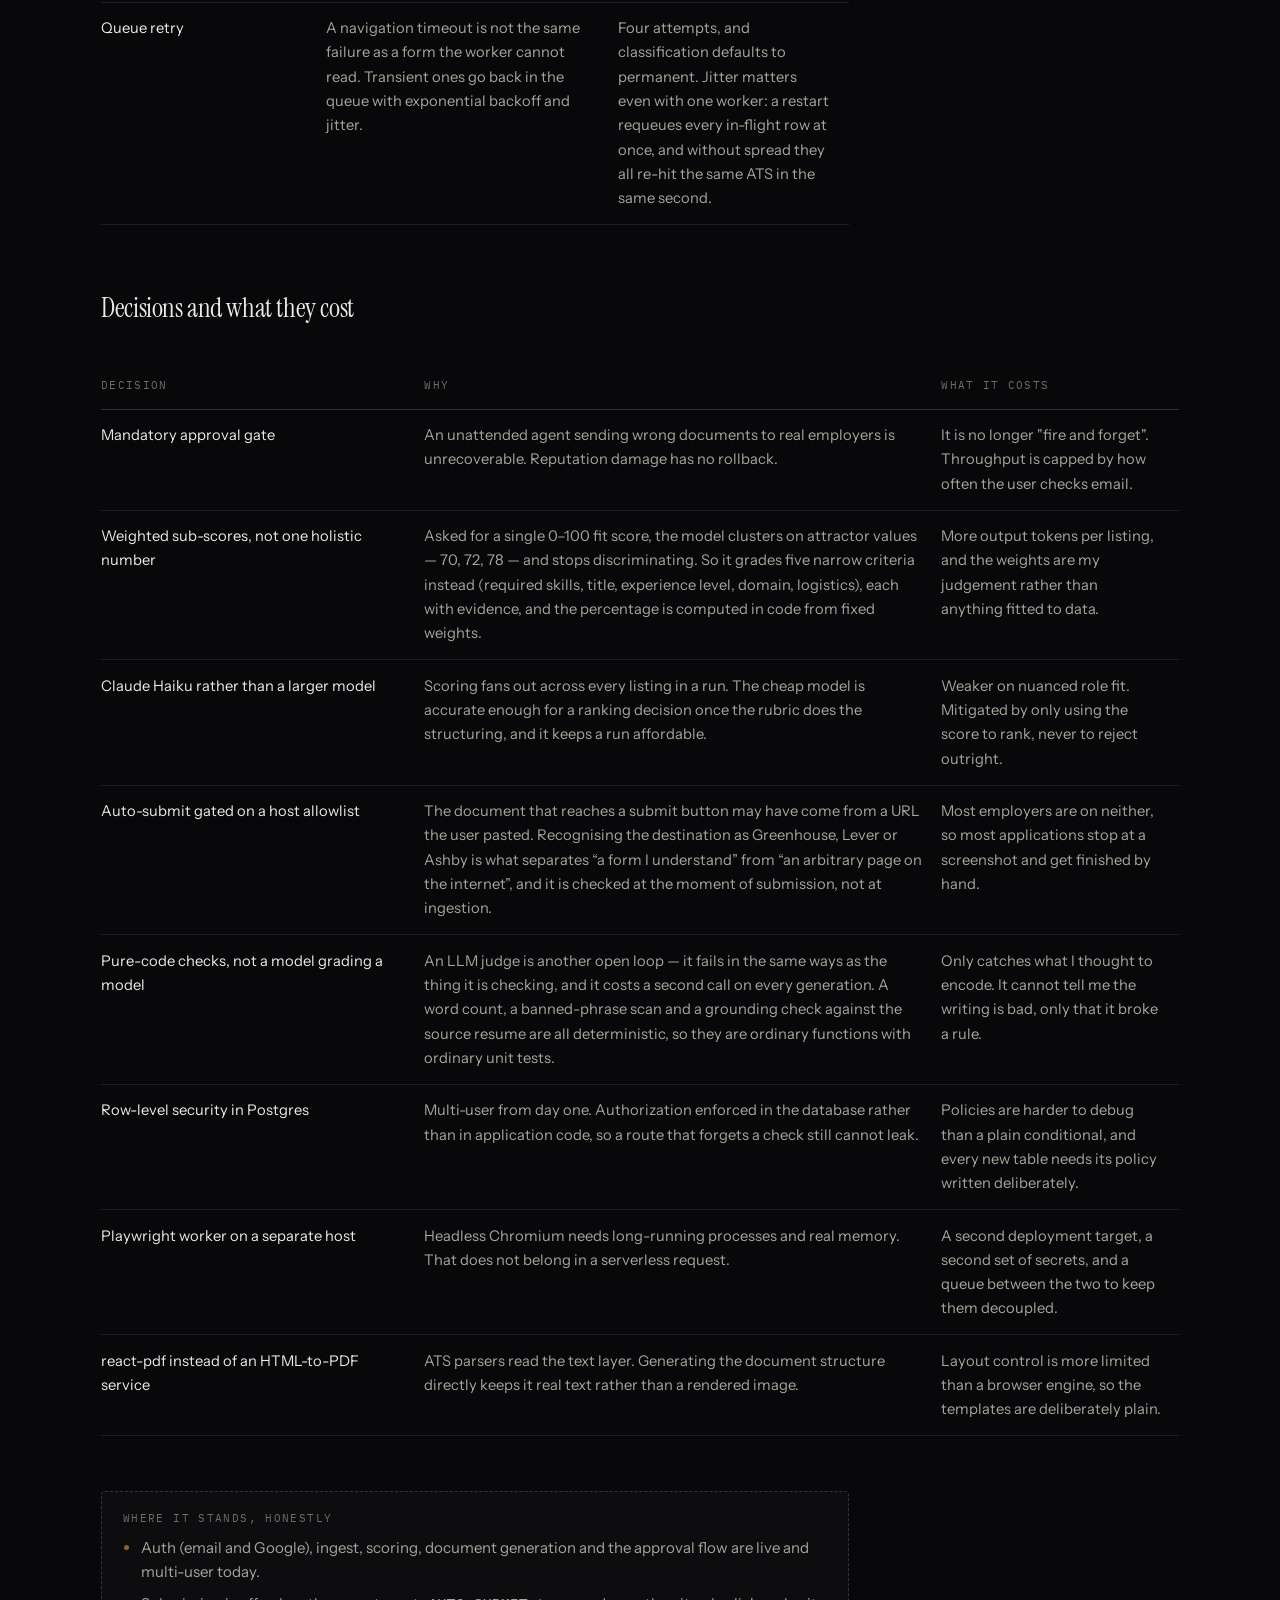
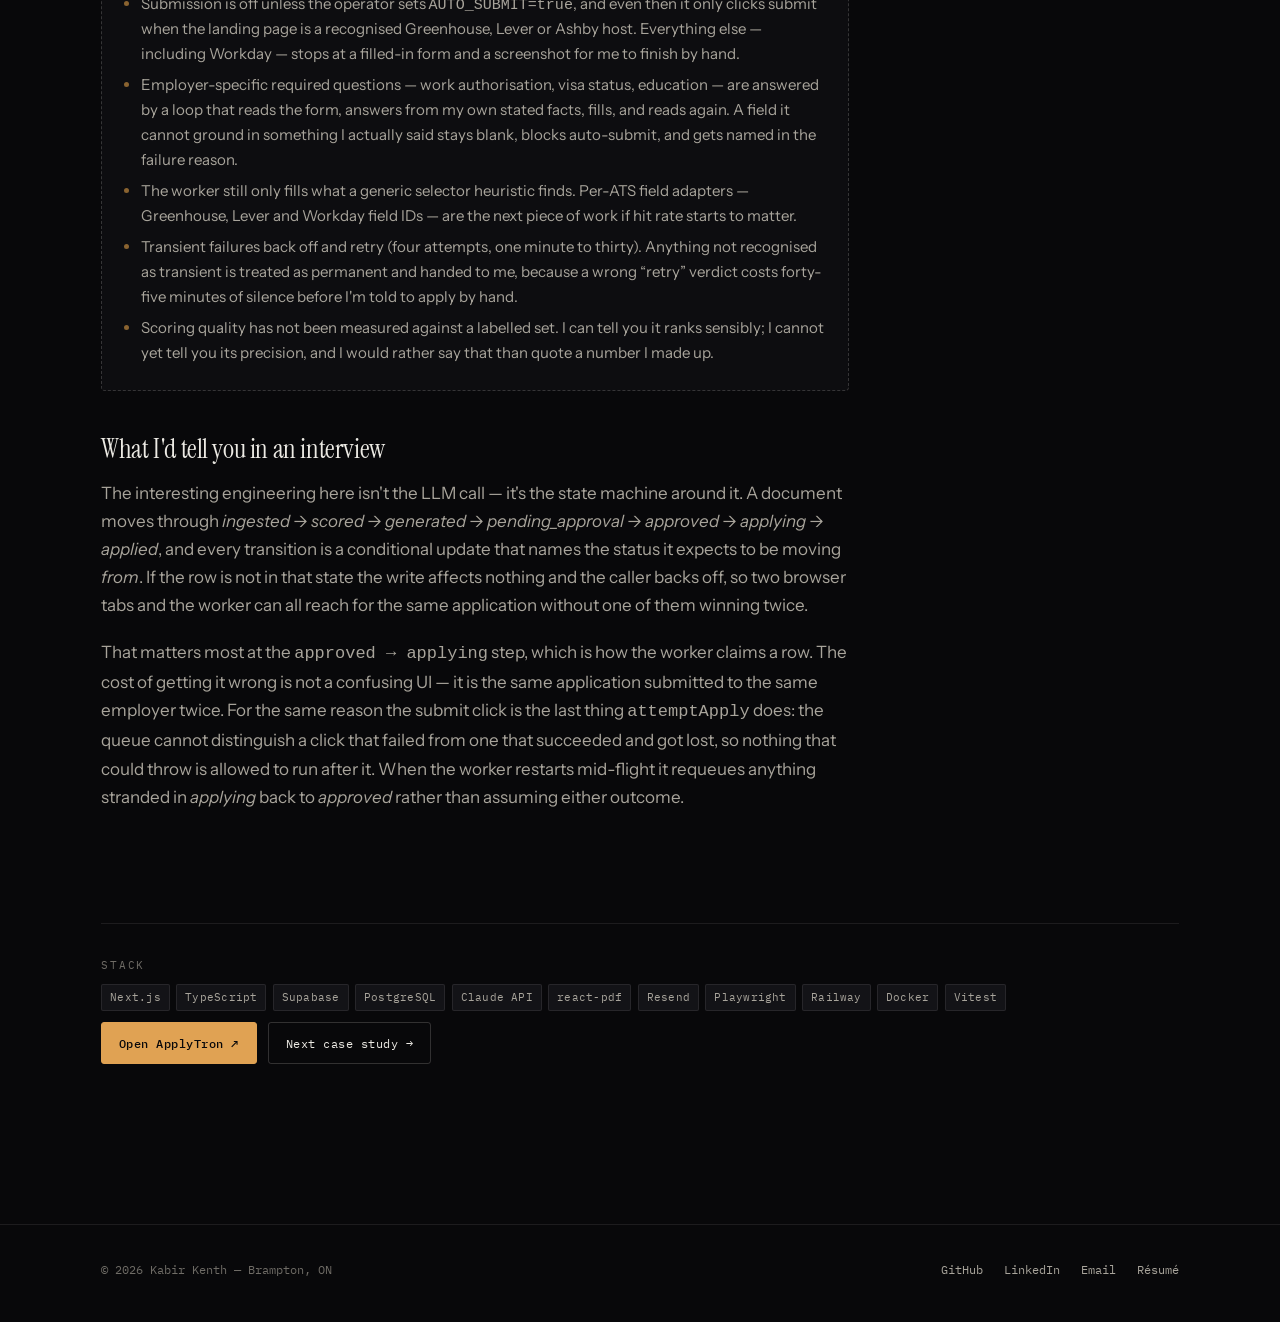
<file: applytron.html>
<!DOCTYPE html>
<html lang="en">
<head>
    <meta charset="UTF-8">
    <meta name="viewport" content="width=device-width, initial-scale=1.0">
    <title>ApplyTron — Case Study — Kabir Kenth</title>
    <meta name="description" content="ApplyTron: a live LLM-powered job application platform with a mandatory human approval gate. Next.js, Supabase, Claude API, Playwright. Architecture, decisions and tradeoffs.">
    <link rel="preconnect" href="https://fonts.googleapis.com">
    <link rel="preconnect" href="https://fonts.gstatic.com" crossorigin>
    <link href="https://fonts.googleapis.com/css2?family=Instrument+Sans:wght@400;500;600&family=Instrument+Serif:ital@0;1&family=IBM+Plex+Mono:wght@400;500&display=swap" rel="stylesheet">
    <link rel="stylesheet" href="styles.css">
</head>
<body>
    <a href="#main" class="skip">Skip to content</a>

    <nav class="nav">
        <div class="nav-inner">
            <a href="index.html" class="nav-mark">kabirkenth<span class="tld">.me</span></a>
            <button class="nav-toggle" aria-label="Toggle menu" aria-expanded="false">Menu</button>
            <div class="nav-links">
                <a href="index.html">Home</a>
                <a href="work.html" aria-current="page">Work</a>
                <a href="about.html">About</a>
                <a href="about.html#contact">Contact</a>
                <a href="Kabir-Kenth-Resume.pdf" class="btn">Résumé</a>
            </div>
        </div>
    </nav>

    <main id="main">

    <header class="page-head">
        <div class="wrap">
            <a href="work.html" class="back">← All work</a>
            <p class="label">Case study 01</p>
            <h1>ApplyTron</h1>
            <div class="meta-line">
                <span class="status status-live">Live</span>
                <span class="year">2026</span>
                <span class="year">·</span>
                <a class="year" href="https://app.kabirkenth.me" target="_blank" rel="noopener" style="color: var(--amber); text-decoration: none;">app.kabirkenth.me ↗</a>
            </div>
            <p class="lede">
                A job-hunt pipeline that ingests listings, scores them against your real resume with an LLM,
                writes tailored ATS-safe documents — and then <strong>stops and asks you</strong> before
                anything is sent anywhere.
            </p>
        </div>
    </header>

    <section class="section">
        <div class="wrap">
            <div class="prose">
                <h3>The problem I was actually solving</h3>
                <p>
                    Applying to jobs at volume is a data pipeline wearing a trench coat. The listings are
                    an unstructured feed. The resume is a document that needs to be re-derived per target.
                    The submission is a form fill. Every part of it is automatable, and there are a hundred
                    tools that automate it.
                </p>
                <p>
                    The reason most of them are useless is that they will happily send a wrong document to
                    a real employer, and you find out later. That failure mode is not hypothetical to me —
                    I've spent months reconciling records that systems had confidently written wrong.
                    So the design constraint came first, before the stack:
                </p>

                <div class="callout">
                    <span class="callout-k">Design constraint</span>
                    <p>
                        The system may do anything reversible without asking. It may not do anything
                        irreversible — sending a document to an employer — without an explicit human approval
                        recorded against that specific document.
                    </p>
                </div>

                <h3>Architecture</h3>
            </div>

            <figure class="diagram reveal" data-flow="applytron">
                <svg viewBox="0 0 940 300" role="img" aria-labelledby="d1title d1desc">
                    <title id="d1title">ApplyTron system architecture</title>
                    <desc id="d1desc">Job listings flow from Adzuna through an on-demand ingest into Postgres, are scored against the candidate by Claude Haiku on a weighted rubric, rendered into PDFs, then held at a human approval gate delivered by email before a Playwright worker submits them to recognised applicant tracking systems.</desc>

                    <!-- platform labels -->
                    <text class="d-t-sm" x="73"  y="80" text-anchor="middle">adzuna</text>
                    <text class="d-t-sm" x="231" y="80" text-anchor="middle">vercel</text>
                    <text class="d-t-sm" x="389" y="80" text-anchor="middle">anthropic</text>
                    <text class="d-t-sm" x="547" y="80" text-anchor="middle">vercel</text>
                    <text class="d-t-accent" x="705" y="80" text-anchor="middle">resend → you</text>
                    <text class="d-t-sm" x="863" y="80" text-anchor="middle">railway</text>

                    <!-- main chain -->
                    <rect class="d-box" data-node="listings"        x="8"   y="94" width="130" height="58" rx="4"/>
                    <rect class="d-box" data-node="ingest"        x="166" y="94" width="130" height="58" rx="4"/>
                    <rect class="d-box" data-node="score"        x="324" y="94" width="130" height="58" rx="4"/>
                    <rect class="d-box" data-node="generate"        x="482" y="94" width="130" height="58" rx="4"/>
                    <rect class="d-box-gate" data-node="gate"   x="640" y="88" width="130" height="70" rx="4"/>
                    <rect class="d-box" data-node="submit"        x="798" y="94" width="130" height="58" rx="4"/>

                    <text class="d-t"    x="73"  y="118" text-anchor="middle">Listings</text>
                    <text class="d-t-sm" x="73"  y="136" text-anchor="middle">job feed API</text>

                    <text class="d-t"    x="231" y="118" text-anchor="middle">Ingest</text>
                    <text class="d-t-sm" x="231" y="136" text-anchor="middle">on demand, deduped</text>

                    <text class="d-t"    x="389" y="118" text-anchor="middle">Score</text>
                    <text class="d-t-sm" x="389" y="136" text-anchor="middle">weighted rubric</text>

                    <text class="d-t"    x="547" y="118" text-anchor="middle">Generate</text>
                    <text class="d-t-sm" x="547" y="136" text-anchor="middle">react-pdf, ATS-safe</text>

                    <text class="d-t"        x="705" y="116" text-anchor="middle">Approve</text>
                    <text class="d-t-accent" x="705" y="133" text-anchor="middle">HUMAN GATE</text>
                    <text class="d-t-sm"     x="705" y="149" text-anchor="middle">per document</text>

                    <text class="d-t"    x="863" y="118" text-anchor="middle">Submit</text>
                    <text class="d-t-sm" x="863" y="136" text-anchor="middle">Playwright, ATS-only</text>

                    <!-- arrows -->
                    <g class="d-line">
                        <path d="M138 123 H160"/><path d="M296 123 H318"/>
                        <path d="M454 123 H476"/>
                    </g>
                    <g class="d-line-accent">
                        <path d="M612 123 H634"/><path d="M770 123 H792"/>
                    </g>
                    <g fill="var(--edge-hi)">
                        <path d="M160 123 l-6 -3.5 v7 z"/><path d="M318 123 l-6 -3.5 v7 z"/>
                        <path d="M476 123 l-6 -3.5 v7 z"/>
                    </g>
                    <g fill="var(--amber)">
                        <path d="M634 123 l-6 -3.5 v7 z"/><path d="M792 123 l-6 -3.5 v7 z"/>
                    </g>

                    <!-- reject / regenerate loop -->
                    <path class="d-line-dash" d="M690 158 V190 H547 V158"/>
                    <path d="M547 158 l-3.5 6 h7 z" fill="var(--bone-mut)"/>
                    <text class="d-t-sm" x="618" y="204" text-anchor="middle">edit documents before approving</text>

                    <!-- persistence layer -->
                    <rect class="d-group" x="166" y="232" width="604" height="52" rx="4"/>
                    <text class="d-t-group" x="186" y="252">Supabase</text>
                    <text class="d-t-sm" x="186" y="270">Postgres · row-level security per user · auth · document storage</text>

                    <g class="d-line-dash">
                        <path d="M231 152 V232"/><path d="M389 152 V232"/>
                        <path d="M547 152 V232"/><path d="M705 158 V232"/>
                    </g>
                </svg>
                <div class="flow-controls">
                    <span class="flow-status" data-flow-status>Watching a single application move through the pipeline…</span>
                    <div class="flow-actions">
                        <button class="btn btn-solid" data-act="approve" disabled>Approve</button>
                        <button class="btn" data-act="reject" disabled>Send back to edit</button>
                        <button class="btn" data-act="replay">Replay</button>
                    </div>
                </div>
                <figcaption>
                    This diagram is running. The document stops at the gate and will not move until you press
                    a button — which is exactly what the deployed system does. Every stage writes state back to
                    Postgres, so a failure at any point is resumable rather than restart-from-zero.
                </figcaption>
            </figure>

            <div class="prose">
                <h3>The state machine underneath it</h3>
                <p>
                    The LLM call is the least interesting part of this system. The engineering is the guarded
                    transition table around it — a document can only move where the machine allows, which is
                    what makes "it cannot skip the approval step" a property rather than a promise.
                    <strong>Try to break it:</strong> the only buttons offered are the legal transitions from
                    wherever the document currently is.
                </p>
            </div>

            <div class="widget reveal" data-widget="statemachine">
                <div class="widget-head">
                    <h4>Document lifecycle — live</h4>
                    <div class="widget-actions">
                        <button class="btn" data-act="sm-reset">Reset</button>
                    </div>
                </div>
                <ul class="sm-track" data-sm-track></ul>
                <div class="sm-actions" data-sm-actions></div>
                <ul class="sm-log" data-sm-log></ul>
            </div>

            <div class="prose">
                <h3>The unglamorous problem: aggregator links go nowhere</h3>
                <p>
                    A job feed gives you a redirect URL, and that URL usually lands on the aggregator's own
                    interstitial rather than the employer's form. A browser automation pointed at it fills in
                    nothing useful. So at ingestion the system tries to find the real posting: it derives a
                    likely company slug and asks the public job-board APIs that Greenhouse, Lever and Ashby
                    expose, in parallel, matching on the role. A hit is stored as the listing's apply URL and
                    preferred over the feed's link from then on; a miss just leaves the original.
                </p>
                <p>
                    It is the least interesting code in the repository and it moved the success rate more
                    than any prompt I have written. A resolved URL is also not a trusted one — the same field
                    can be pasted in by hand on a listing that needs manual attention, which is why the host
                    allowlist is checked again at submission time rather than inherited from here.
                </p>

                <h3>Three closed loops</h3>
                <p>
                    A single model call is an open loop: whatever comes back is what ships. Three places in
                    this system close that loop, and they are unrelated mechanisms &mdash; the temptation to
                    fold them into one &ldquo;retry helper&rdquo; is the mistake I expect to be tempted by later.
                </p>

                <div class="table-scroll">
                    <table class="decisions">
                        <thead>
                            <tr><th>Loop</th><th>What closes it</th><th>Where it stops</th></tr>
                        </thead>
                        <tbody>
                            <tr>
                                <td>Generate &rarr; verify &rarr; regenerate</td>
                                <td>Output with a contract &mdash; a JSON shape, a 250-word ceiling on the cover letter, a list of banned phrases, an employer name that has to appear verbatim in my own resume before the model is allowed to claim it &mdash; is checked by <em>pure functions</em>, never by a second model call grading the first. A failure is appended to the conversation as the assistant's turn plus a critique, which repairs far better than rebuilding the prompt.</td>
                                <td>Bounded by attempts <em>and</em> cumulative output tokens, so a constraint the model can never satisfy cannot bill forever.</td>
                            </tr>
                            <tr>
                                <td>Employer questions</td>
                                <td>ATS forms reveal follow-up questions as you fill them, so reading once is not enough: read what is still required, answer, fill, read again.</td>
                                <td>Only facts I have actually stated. An answer it cannot ground stays blank and blocks submission &mdash; an invented work-authorisation answer is a misrepresentation on a real application, not a UX papercut.</td>
                            </tr>
                            <tr>
                                <td>Queue retry</td>
                                <td>A navigation timeout is not the same failure as a form the worker cannot read. Transient ones go back in the queue with exponential backoff and jitter.</td>
                                <td>Four attempts, and classification defaults to permanent. Jitter matters even with one worker: a restart requeues every in-flight row at once, and without spread they all re-hit the same ATS in the same second.</td>
                            </tr>
                        </tbody>
                    </table>
                </div>

                <h3>Decisions and what they cost</h3>
            </div>

            <div class="table-scroll">
                <table class="decisions">
                    <thead>
                        <tr><th>Decision</th><th>Why</th><th>What it costs</th></tr>
                    </thead>
                    <tbody>
                        <tr>
                            <td>Mandatory approval gate</td>
                            <td>An unattended agent sending wrong documents to real employers is unrecoverable. Reputation damage has no rollback.</td>
                            <td>It is no longer "fire and forget". Throughput is capped by how often the user checks email.</td>
                        </tr>
                        <tr>
                            <td>Weighted sub-scores, not one holistic number</td>
                            <td>Asked for a single 0&ndash;100 fit score, the model clusters on attractor values &mdash; 70, 72, 78 &mdash; and stops discriminating. So it grades five narrow criteria instead (required skills, title, experience level, domain, logistics), each with evidence, and the percentage is computed in code from fixed weights.</td>
                            <td>More output tokens per listing, and the weights are my judgement rather than anything fitted to data.</td>
                        </tr>
                        <tr>
                            <td>Claude Haiku rather than a larger model</td>
                            <td>Scoring fans out across every listing in a run. The cheap model is accurate enough for a ranking decision once the rubric does the structuring, and it keeps a run affordable.</td>
                            <td>Weaker on nuanced role fit. Mitigated by only using the score to rank, never to reject outright.</td>
                        </tr>
                        <tr>
                            <td>Auto-submit gated on a host allowlist</td>
                            <td>The document that reaches a submit button may have come from a URL the user pasted. Recognising the destination as Greenhouse, Lever or Ashby is what separates &ldquo;a form I understand&rdquo; from &ldquo;an arbitrary page on the internet&rdquo;, and it is checked at the moment of submission, not at ingestion.</td>
                            <td>Most employers are on neither, so most applications stop at a screenshot and get finished by hand.</td>
                        </tr>
                        <tr>
                            <td>Pure-code checks, not a model grading a model</td>
                            <td>An LLM judge is another open loop &mdash; it fails in the same ways as the thing it is checking, and it costs a second call on every generation. A word count, a banned-phrase scan and a grounding check against the source resume are all deterministic, so they are ordinary functions with ordinary unit tests.</td>
                            <td>Only catches what I thought to encode. It cannot tell me the writing is bad, only that it broke a rule.</td>
                        </tr>
                        <tr>
                            <td>Row-level security in Postgres</td>
                            <td>Multi-user from day one. Authorization enforced in the database rather than in application code, so a route that forgets a check still cannot leak.</td>
                            <td>Policies are harder to debug than a plain conditional, and every new table needs its policy written deliberately.</td>
                        </tr>
                        <tr>
                            <td>Playwright worker on a separate host</td>
                            <td>Headless Chromium needs long-running processes and real memory. That does not belong in a serverless request.</td>
                            <td>A second deployment target, a second set of secrets, and a queue between the two to keep them decoupled.</td>
                        </tr>
                        <tr>
                            <td>react-pdf instead of an HTML-to-PDF service</td>
                            <td>ATS parsers read the text layer. Generating the document structure directly keeps it real text rather than a rendered image.</td>
                            <td>Layout control is more limited than a browser engine, so the templates are deliberately plain.</td>
                        </tr>
                    </tbody>
                </table>
            </div>

            <div class="prose">
                <div class="honest">
                    <span class="callout-k">Where it stands, honestly</span>
                    <ul>
                        <li>Auth (email and Google), ingest, scoring, document generation and the approval flow are live and multi-user today.</li>
                        <li>Submission is off unless the operator sets <code>AUTO_SUBMIT=true</code>, and even then it only clicks submit when the landing page is a recognised Greenhouse, Lever or Ashby host. Everything else &mdash; including Workday &mdash; stops at a filled-in form and a screenshot for me to finish by hand.</li>
                        <li>Employer-specific required questions &mdash; work authorisation, visa status, education &mdash; are answered by a loop that reads the form, answers from my own stated facts, fills, and reads again. A field it cannot ground in something I actually said stays blank, blocks auto-submit, and gets named in the failure reason.</li>
                        <li>The worker still only fills what a generic selector heuristic finds. Per-ATS field adapters &mdash; Greenhouse, Lever and Workday field IDs &mdash; are the next piece of work if hit rate starts to matter.</li>
                        <li>Transient failures back off and retry (four attempts, one minute to thirty). Anything not recognised as transient is treated as permanent and handed to me, because a wrong &ldquo;retry&rdquo; verdict costs forty-five minutes of silence before I'm told to apply by hand.</li>
                        <li>Scoring quality has not been measured against a labelled set. I can tell you it ranks sensibly; I cannot yet tell you its precision, and I would rather say that than quote a number I made up.</li>
                    </ul>
                </div>

                <h3>What I'd tell you in an interview</h3>
                <p>
                    The interesting engineering here isn't the LLM call — it's the state machine around it.
                    A document moves through <em>ingested → scored → generated → pending_approval → approved
                    → applying → applied</em>, and every transition is a conditional update that names the
                    status it expects to be moving <em>from</em>. If the row is not in that state the write
                    affects nothing and the caller backs off, so two browser tabs and the worker can all
                    reach for the same application without one of them winning twice.
                </p>
                <p>
                    That matters most at the <code>approved → applying</code> step, which is how the worker
                    claims a row. The cost of getting it wrong is not a confusing UI — it is the same
                    application submitted to the same employer twice. For the same reason the submit click
                    is the last thing <code>attemptApply</code> does: the queue cannot distinguish a click
                    that failed from one that succeeded and got lost, so nothing that could throw is allowed
                    to run after it. When the worker restarts mid-flight it requeues anything stranded in
                    <em>applying</em> back to <em>approved</em> rather than assuming either outcome.
                </p>
            </div>
        </div>
    </section>

    <section class="section">
        <div class="wrap">
            <hr class="rule" style="margin-bottom: 2rem;">
            <div style="display:flex; flex-wrap:wrap; gap:0.7rem; align-items:center; justify-content:space-between;">
                <div>
                    <p class="label plain" style="margin-bottom:0.6rem;">Stack</p>
                    <ul class="stack">
                        <li>Next.js</li><li>TypeScript</li><li>Supabase</li><li>PostgreSQL</li><li>Claude API</li><li>react-pdf</li><li>Resend</li><li>Playwright</li><li>Railway</li><li>Docker</li><li>Vitest</li>
                    </ul>
                </div>
                <div style="display:flex; gap:0.7rem; flex-wrap:wrap;">
                    <a class="btn btn-solid" href="https://app.kabirkenth.me" target="_blank" rel="noopener">Open ApplyTron ↗</a>
                    <a class="btn" href="stock-pipeline.html">Next case study →</a>
                </div>
            </div>
        </div>
    </section>

    </main>

    <footer class="footer">
        <div class="wrap">
            <p>© <span id="year">2026</span> Kabir Kenth — Brampton, ON</p>
            <div class="footer-links">
                <a href="https://github.com/KabirKenth" target="_blank" rel="noopener">GitHub</a>
                <a href="https://linkedin.com/in/kabirkenth" target="_blank" rel="noopener">LinkedIn</a>
                <a href="mailto:kabirkenth@outlook.com">Email</a>
                <a href="Kabir-Kenth-Resume.pdf">Résumé</a>
            </div>
        </div>
    </footer>
    <script src="main.js"></script>
    <script src="interactive.js"></script>
</body>
</html>
</file>
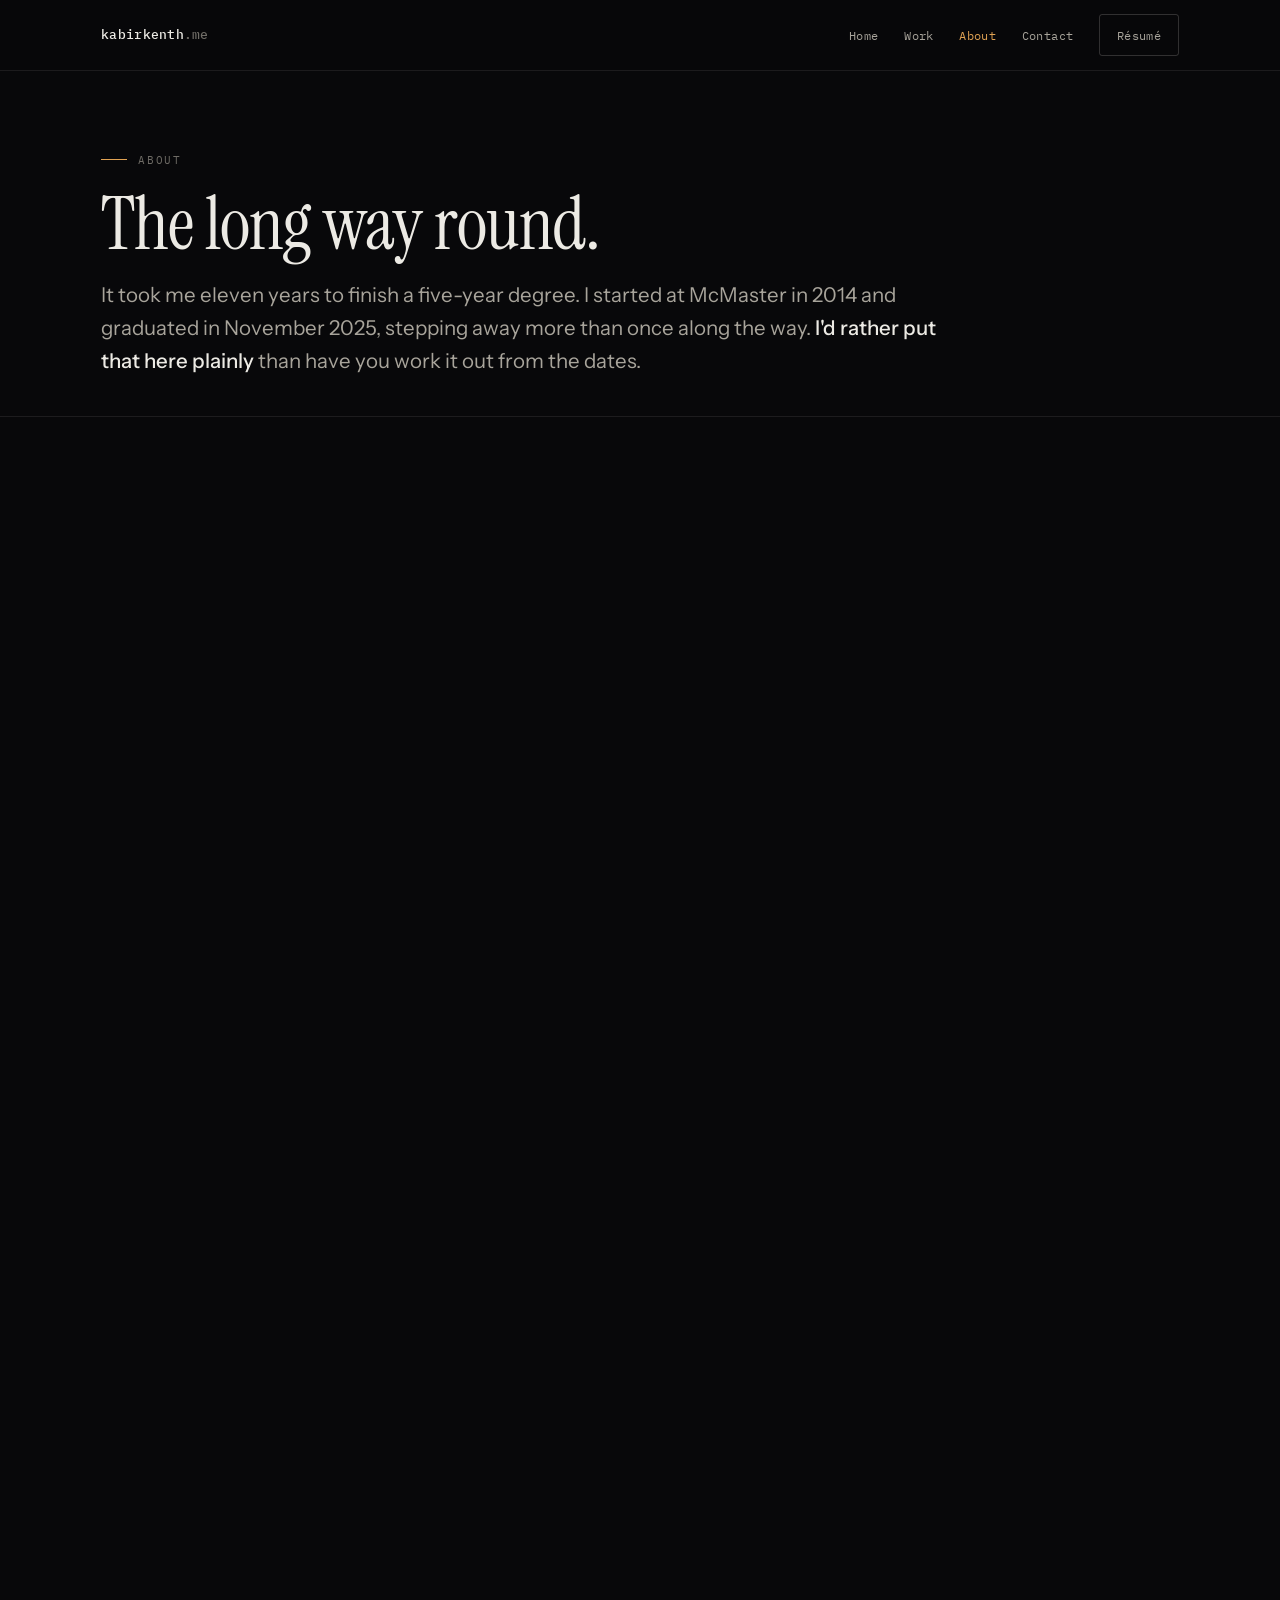
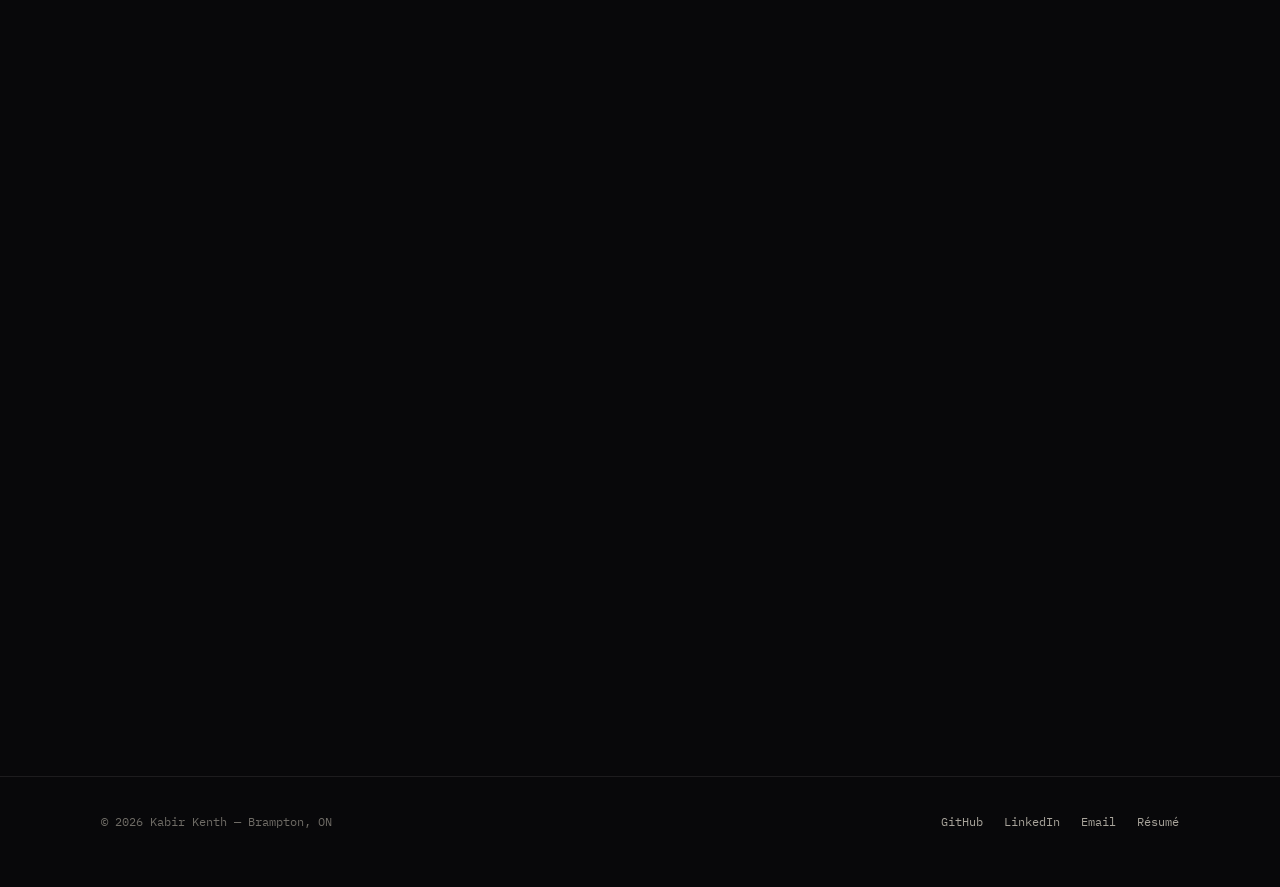
<file: experience.html>
<!DOCTYPE html>
<html lang="en">
<head>
    <meta charset="UTF-8">
    <meta name="viewport" content="width=device-width, initial-scale=1.0">
    <title>Moved — Kabir Kenth</title>
    <link rel="canonical" href="https://kabirkenth.me/about.html">
    <meta http-equiv="refresh" content="0; url=about.html">
</head>
<body>
    <p>This page moved. <a href="about.html">Continue to about.html</a>.</p>
</body>
</html>
</file>
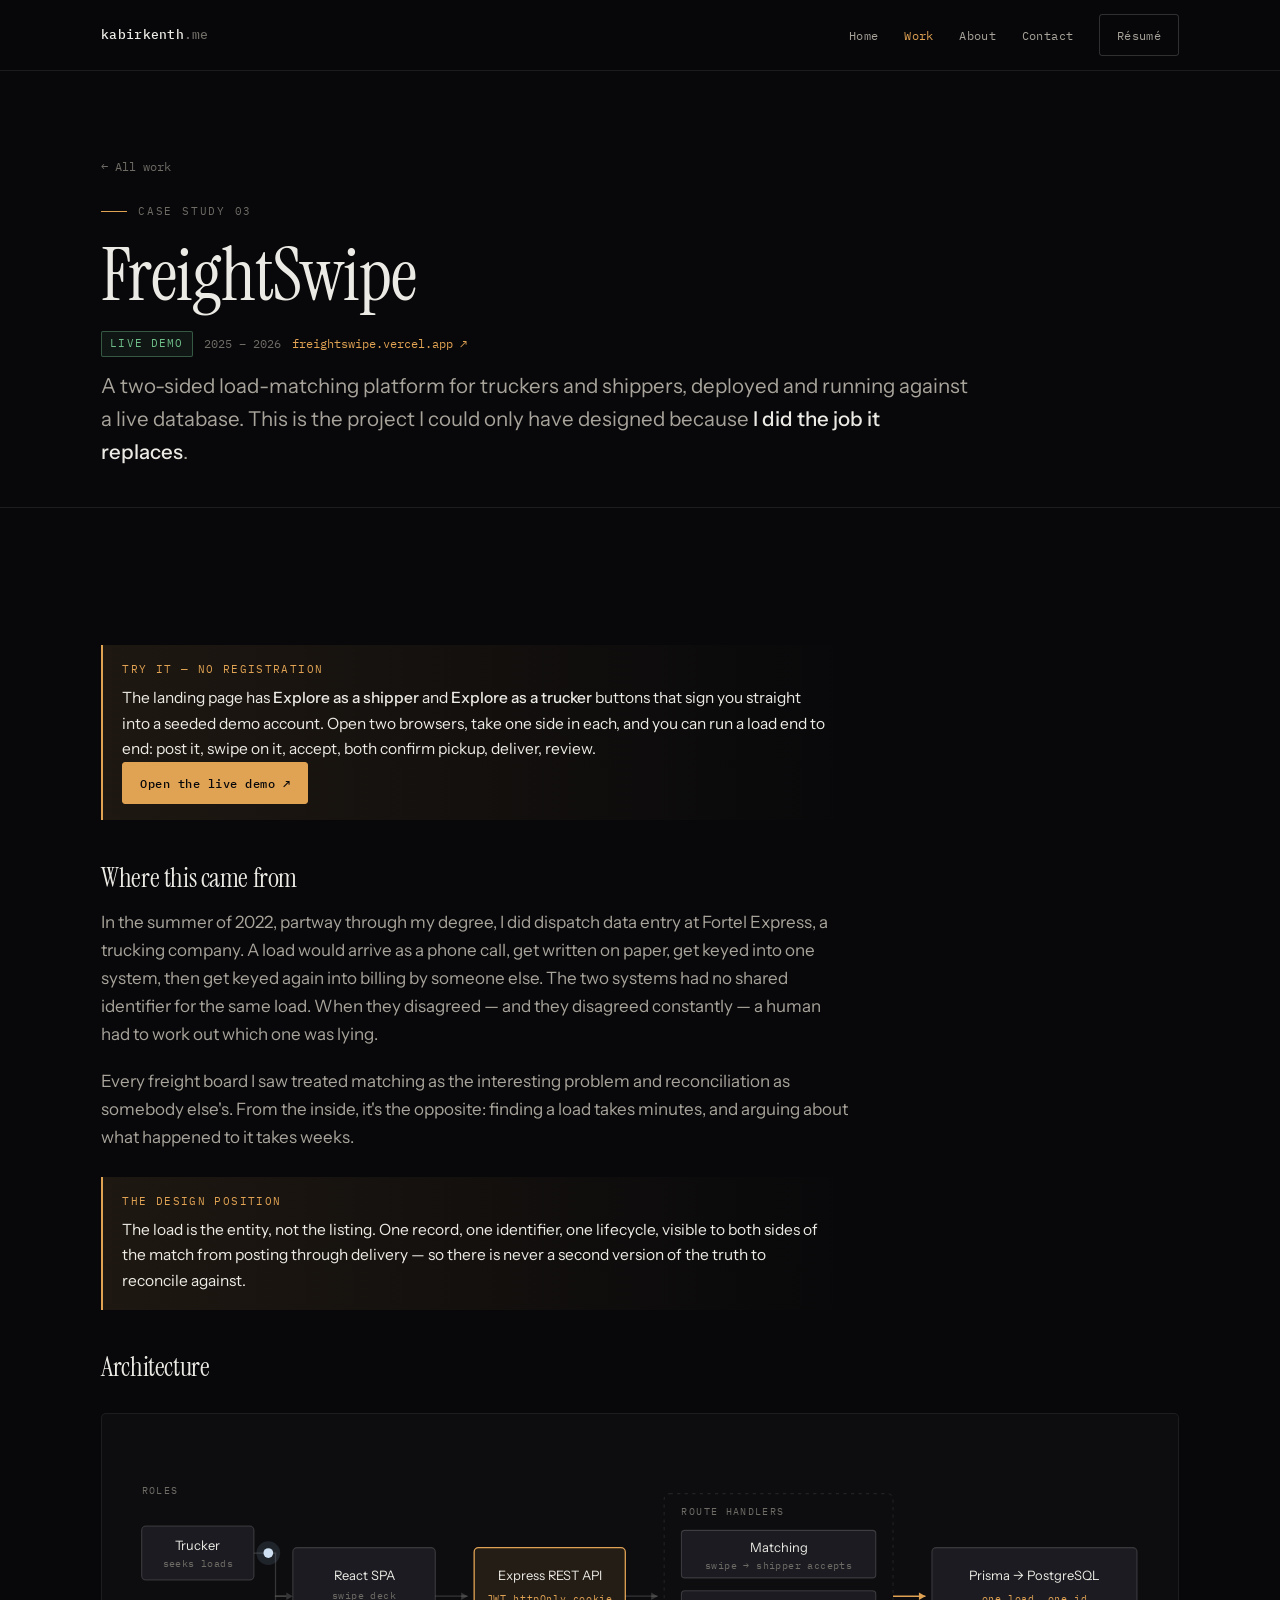
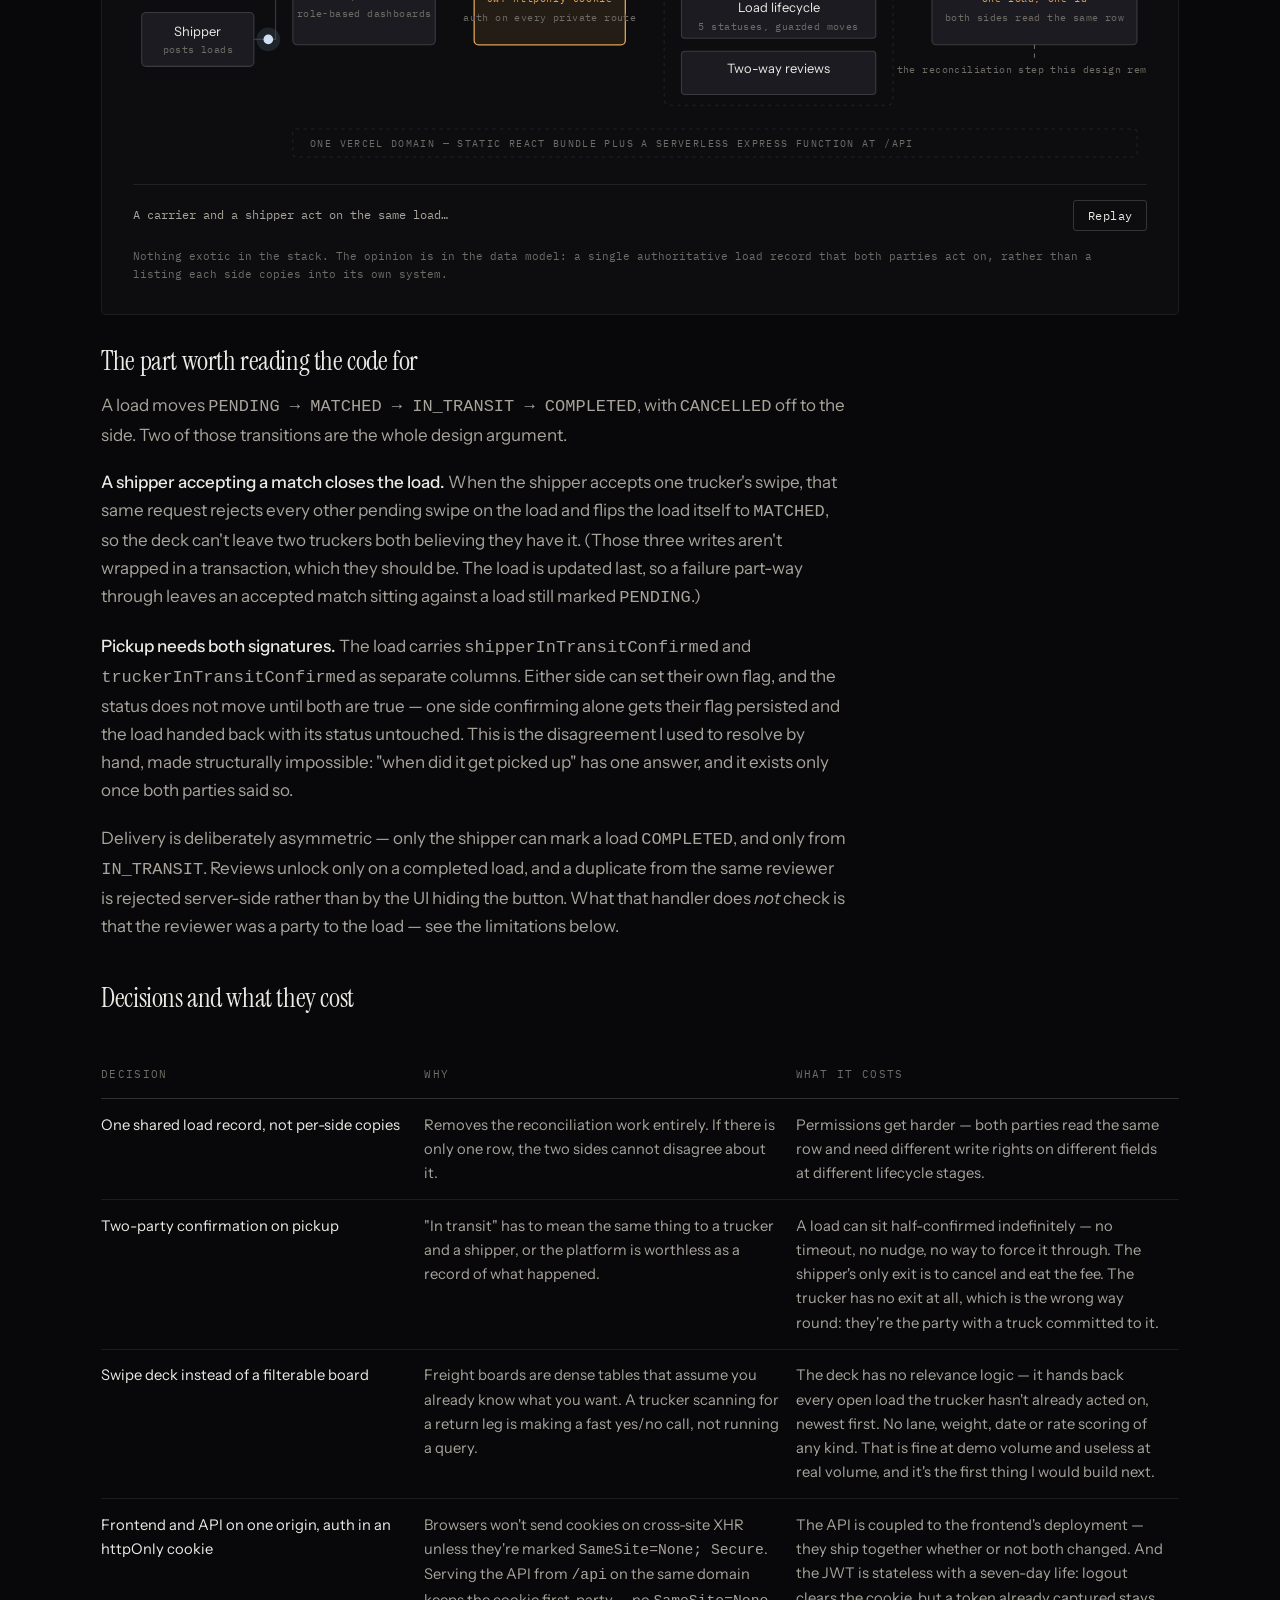
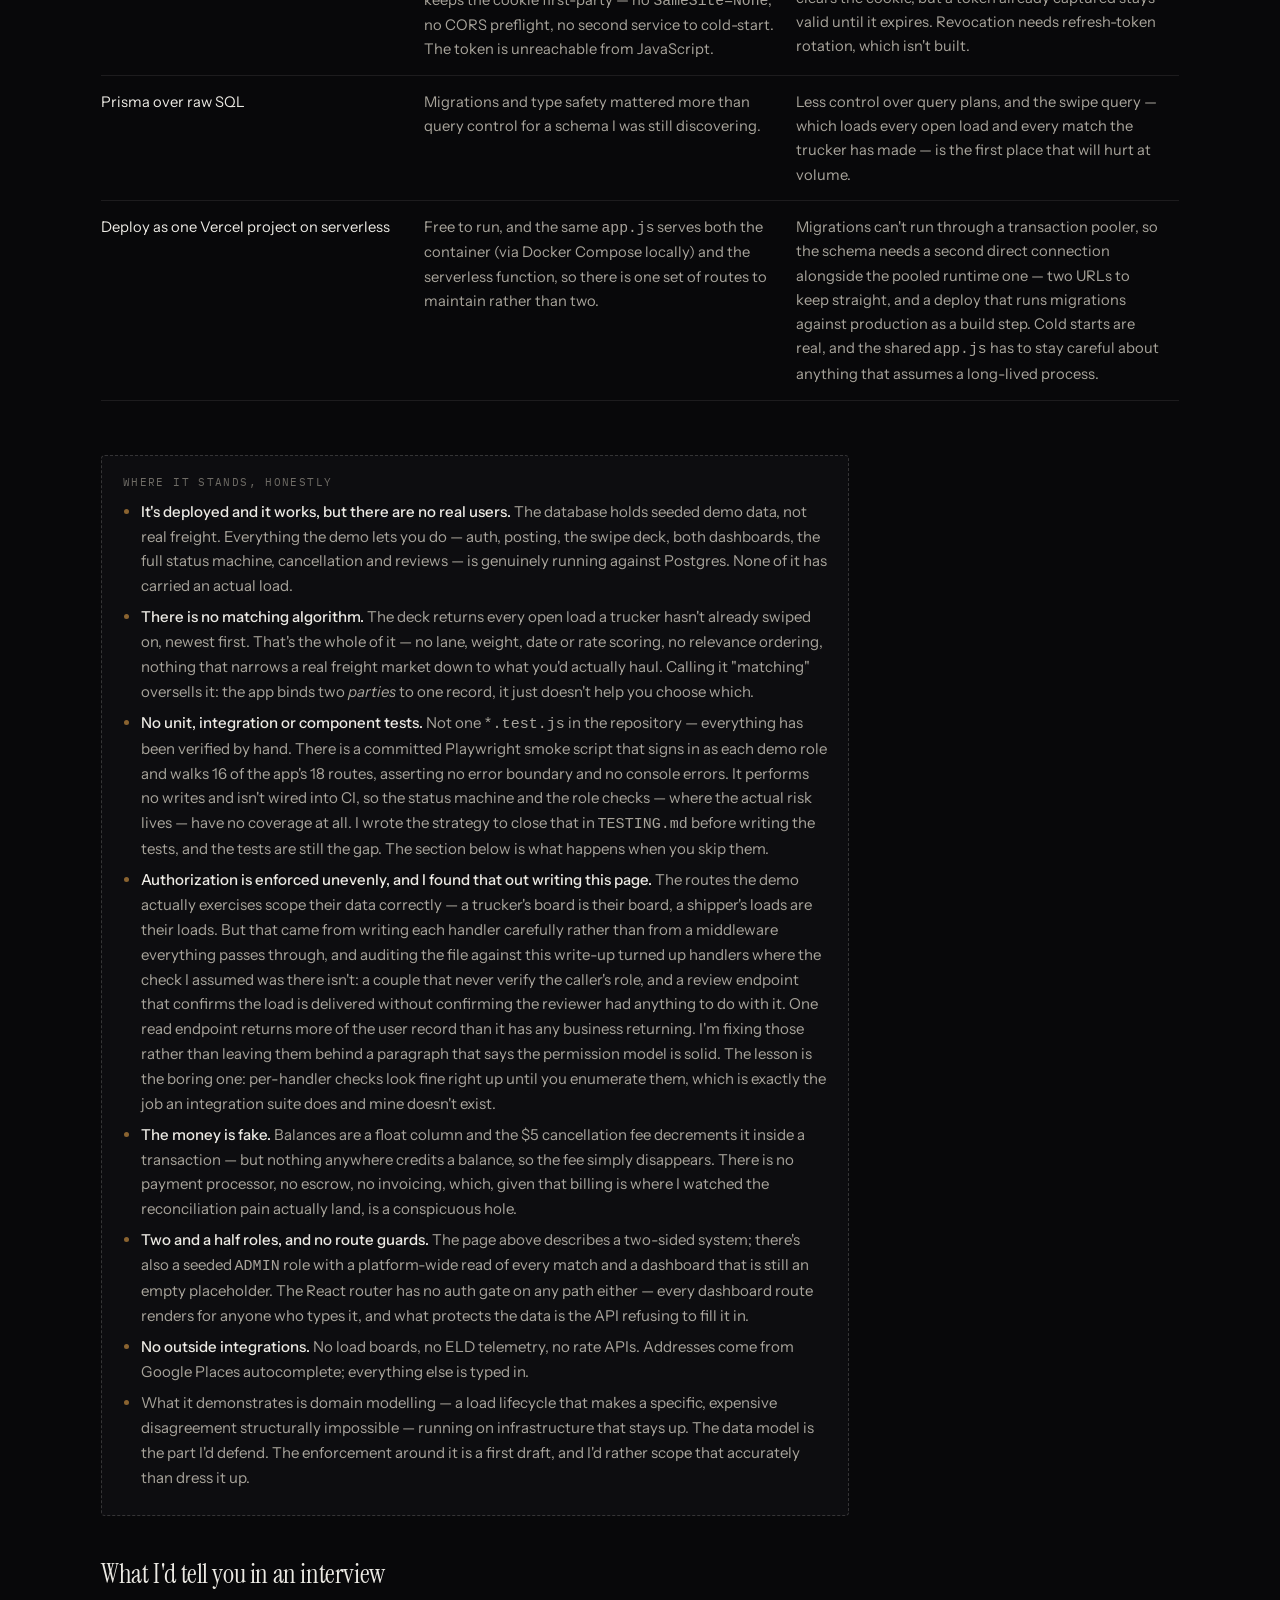
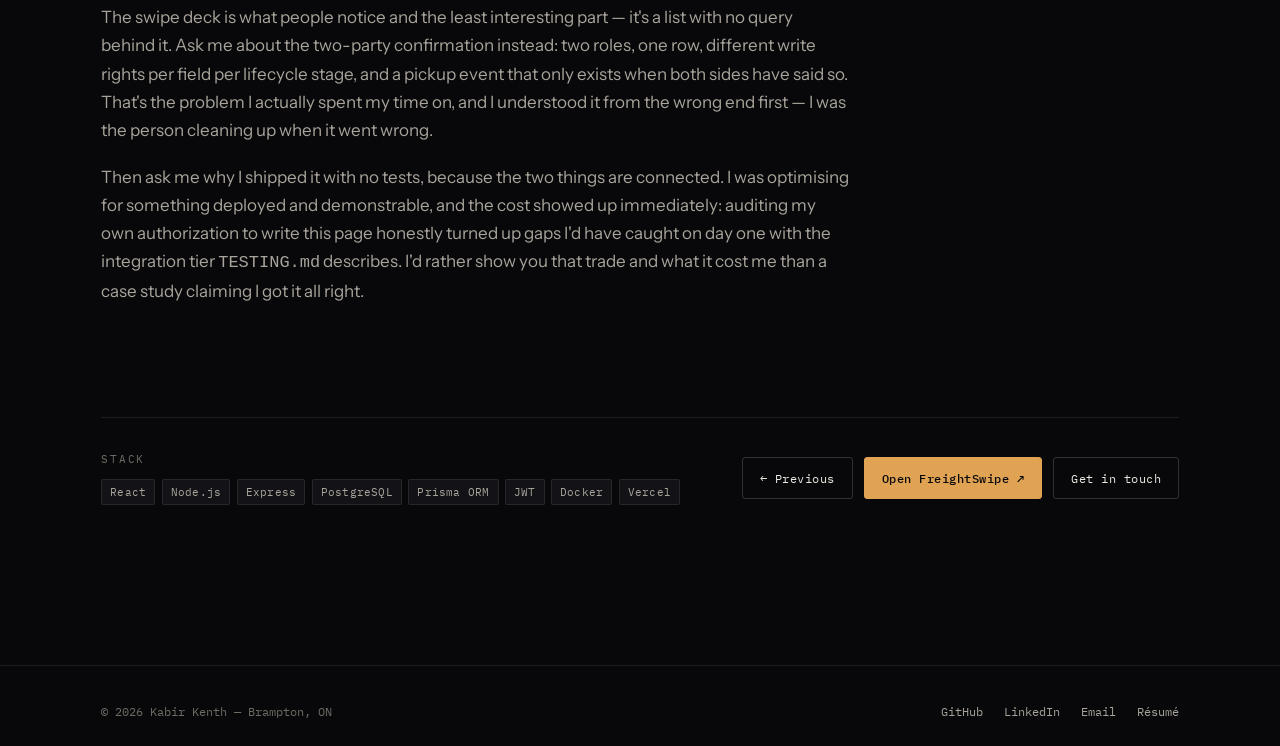
<file: freightswipe.html>
<!DOCTYPE html>
<html lang="en">
<head>
    <meta charset="UTF-8">
    <meta name="viewport" content="width=device-width, initial-scale=1.0">
    <title>FreightSwipe — Case Study — Kabir Kenth</title>
    <meta name="description" content="FreightSwipe: a deployed two-sided freight matching platform designed from a summer inside freight dispatch. React, Express, Prisma, PostgreSQL, JWT in an httpOnly cookie, Vercel. Live demo, no registration.">
    <link rel="preconnect" href="https://fonts.googleapis.com">
    <link rel="preconnect" href="https://fonts.gstatic.com" crossorigin>
    <link href="https://fonts.googleapis.com/css2?family=Instrument+Sans:wght@400;500;600&family=Instrument+Serif:ital@0;1&family=IBM+Plex+Mono:wght@400;500&display=swap" rel="stylesheet">
    <link rel="stylesheet" href="styles.css">
</head>
<body>
    <a href="#main" class="skip">Skip to content</a>

    <nav class="nav">
        <div class="nav-inner">
            <a href="index.html" class="nav-mark">kabirkenth<span class="tld">.me</span></a>
            <button class="nav-toggle" aria-label="Toggle menu" aria-expanded="false">Menu</button>
            <div class="nav-links">
                <a href="index.html">Home</a>
                <a href="work.html" aria-current="page">Work</a>
                <a href="about.html">About</a>
                <a href="about.html#contact">Contact</a>
                <a href="Kabir-Kenth-Resume.pdf" class="btn">Résumé</a>
            </div>
        </div>
    </nav>

    <main id="main">

    <header class="page-head">
        <div class="wrap">
            <a href="work.html" class="back">← All work</a>
            <p class="label">Case study 03</p>
            <h1>FreightSwipe</h1>
            <div class="meta-line">
                <span class="status status-live">Live demo</span>
                <span class="year">2025 – 2026</span>
                <a class="year" href="https://freightswipe.vercel.app" target="_blank" rel="noopener" style="color: var(--amber); text-decoration: none;">freightswipe.vercel.app ↗</a>
            </div>
            <p class="lede">
                A two-sided load-matching platform for truckers and shippers, deployed and running against a
                live database. This is the project I could only have designed because
                <strong>I did the job it replaces</strong>.
            </p>
        </div>
    </header>

    <section class="section">
        <div class="wrap">
            <div class="prose">
                <div class="callout">
                    <span class="callout-k">Try it — no registration</span>
                    <p>
                        The landing page has <strong>Explore as a shipper</strong> and
                        <strong>Explore as a trucker</strong> buttons that sign you straight into a seeded demo
                        account. Open two browsers, take one side in each, and you can run a load end to end:
                        post it, swipe on it, accept, both confirm pickup, deliver, review.
                    </p>
                    <p style="margin-bottom:0;">
                        <a class="btn btn-solid" href="https://freightswipe.vercel.app" target="_blank" rel="noopener">Open the live demo ↗</a>
                    </p>
                </div>

                <h3>Where this came from</h3>
                <p>
                    In the summer of 2022, partway through my degree, I did dispatch data entry at Fortel
                    Express, a trucking company. A load would arrive as a phone call, get written on paper, get
                    keyed into one system, then get keyed again into billing by someone else. The two systems
                    had no shared identifier for the same load. When they disagreed — and they disagreed
                    constantly — a human had to work out which one was lying.
                </p>
                <p>
                    Every freight board I saw treated matching as the interesting problem and reconciliation
                    as somebody else's. From the inside, it's the opposite: finding a load takes minutes,
                    and arguing about what happened to it takes weeks.
                </p>

                <div class="callout">
                    <span class="callout-k">The design position</span>
                    <p>
                        The load is the entity, not the listing. One record, one identifier, one lifecycle,
                        visible to both sides of the match from posting through delivery — so there is never a
                        second version of the truth to reconcile against.
                    </p>
                </div>

                <h3>Architecture</h3>
            </div>

            <figure class="diagram reveal" data-flow="freight">
                <svg viewBox="0 0 940 300" role="img" aria-labelledby="d3title d3desc">
                    <title id="d3title">FreightSwipe system architecture</title>
                    <desc id="d3desc">Trucker and shipper clients use a React single-page app that talks to an Express REST API authenticated by a JWT in an httpOnly cookie, which routes to matching, load lifecycle and review handlers backed by Prisma and PostgreSQL. The bundle and the API are served from one Vercel domain.</desc>

                    <text class="d-t-group" x="8" y="46">Roles</text>
                    <rect class="d-box" x="8" y="76"  width="104" height="50" rx="4"/>
                    <rect class="d-box" x="8" y="156" width="104" height="50" rx="4"/>
                    <text class="d-t"    x="60" y="98"  text-anchor="middle">Trucker</text>
                    <text class="d-t-sm" x="60" y="114" text-anchor="middle">seeks loads</text>
                    <text class="d-t"    x="60" y="178" text-anchor="middle">Shipper</text>
                    <text class="d-t-sm" x="60" y="194" text-anchor="middle">posts loads</text>

                    <rect class="d-box" x="148" y="96" width="132" height="90" rx="4"/>
                    <text class="d-t"    x="214" y="126" text-anchor="middle">React SPA</text>
                    <text class="d-t-sm" x="214" y="144" text-anchor="middle">swipe deck</text>
                    <text class="d-t-sm" x="214" y="160" text-anchor="middle">role-based dashboards</text>

                    <rect class="d-box-accent" data-node="api" x="316" y="96" width="140" height="90" rx="4"/>
                    <text class="d-t"        x="386" y="126" text-anchor="middle">Express REST API</text>
                    <text class="d-t-accent" x="386" y="146" text-anchor="middle">JWT httpOnly cookie</text>
                    <text class="d-t-sm"     x="386" y="164" text-anchor="middle">auth on every private route</text>

                    <rect class="d-group" data-node="services" x="492" y="46" width="212" height="196" rx="5"/>
                    <text class="d-t-group" x="508" y="66">Route handlers</text>
                    <rect class="d-box" x="508" y="80"  width="180" height="44" rx="3"/>
                    <rect class="d-box" x="508" y="136" width="180" height="44" rx="3"/>
                    <rect class="d-box" x="508" y="192" width="180" height="40" rx="3"/>
                    <text class="d-t"    x="598" y="100" text-anchor="middle">Matching</text>
                    <text class="d-t-sm" x="598" y="116" text-anchor="middle">swipe → shipper accepts</text>
                    <text class="d-t"    x="598" y="156" text-anchor="middle">Load lifecycle</text>
                    <text class="d-t-sm" x="598" y="172" text-anchor="middle">5 statuses, guarded moves</text>
                    <text class="d-t"    x="598" y="212" text-anchor="middle">Two-way reviews</text>

                    <rect class="d-box" data-node="db" x="740" y="96" width="190" height="90" rx="4"/>
                    <text class="d-t"        x="835" y="126" text-anchor="middle">Prisma → PostgreSQL</text>
                    <text class="d-t-accent" x="835" y="146" text-anchor="middle">one load, one id</text>
                    <text class="d-t-sm"     x="835" y="164" text-anchor="middle">both sides read the same row</text>

                    <g class="d-line">
                        <path d="M112 101 H132 V141 H142"/>
                        <path d="M112 181 H132 V141 H142"/>
                        <path d="M280 141 H310"/>
                        <path d="M456 141 H486"/>
                    </g>
                    <g class="d-line-accent">
                        <path d="M704 141 H734"/>
                    </g>
                    <g fill="var(--edge-hi)">
                        <path d="M148 141 l-6 -3.5 v7 z"/><path d="M310 141 l-6 -3.5 v7 z"/>
                        <path d="M486 141 l-6 -3.5 v7 z"/>
                    </g>
                    <path d="M734 141 l-6 -3.5 v7 z" fill="var(--amber)"/>

                    <text class="d-t-sm" x="835" y="212" text-anchor="middle">the reconciliation step this design removes</text>
                    <path class="d-line-dash" d="M835 186 V200"/>

                    <rect class="d-group" x="148" y="264" width="782" height="26" rx="3"/>
                    <text class="d-t-group" x="164" y="281">One Vercel domain — static React bundle plus a serverless Express function at /api</text>
                </svg>
                <div class="flow-controls">
                    <span class="flow-status" data-flow-status>Two parties, one record…</span>
                    <div class="flow-actions">
                        <button class="btn" data-act="replay">Replay</button>
                    </div>
                </div>
                <figcaption>
                    Nothing exotic in the stack. The opinion is in the data model: a single authoritative load
                    record that both parties act on, rather than a listing each side copies into its own system.
                </figcaption>
            </figure>

            <div class="prose">
                <h3>The part worth reading the code for</h3>
                <p>
                    A load moves <code>PENDING → MATCHED → IN_TRANSIT → COMPLETED</code>, with
                    <code>CANCELLED</code> off to the side. Two of those transitions are the whole design
                    argument.
                </p>
                <p>
                    <strong>A shipper accepting a match closes the load.</strong> When the shipper accepts one
                    trucker's swipe, that same request rejects every other pending swipe on the load and flips the
                    load itself to <code>MATCHED</code>, so the deck can't leave two truckers both believing
                    they have it. (Those three writes aren't wrapped in a transaction, which they should be. The load
                    is updated last, so a failure part-way through leaves an accepted match sitting against a
                    load still marked <code>PENDING</code>.)
                </p>
                <p>
                    <strong>Pickup needs both signatures.</strong> The load carries
                    <code>shipperInTransitConfirmed</code> and <code>truckerInTransitConfirmed</code> as
                    separate columns. Either side can set their own flag, and the status does not move until
                    both are true — one side confirming alone gets their flag persisted and the load handed back
                    with its status untouched. This is the disagreement I used to resolve by hand, made structurally impossible:
                    "when did it get picked up" has one answer, and it exists only once both parties said so.
                </p>
                <p>
                    Delivery is deliberately asymmetric — only the shipper can mark a load
                    <code>COMPLETED</code>, and only from <code>IN_TRANSIT</code>. Reviews unlock only on a
                    completed load, and a duplicate from the same reviewer is rejected server-side rather than by
                    the UI hiding the button. What that handler does <em>not</em> check is that the reviewer
                    was a party to the load — see the limitations below.
                </p>

                <h3>Decisions and what they cost</h3>
            </div>

            <div class="table-scroll">
                <table class="decisions">
                    <thead>
                        <tr><th>Decision</th><th>Why</th><th>What it costs</th></tr>
                    </thead>
                    <tbody>
                        <tr>
                            <td>One shared load record, not per-side copies</td>
                            <td>Removes the reconciliation work entirely. If there is only one row, the two sides cannot disagree about it.</td>
                            <td>Permissions get harder — both parties read the same row and need different write rights on different fields at different lifecycle stages.</td>
                        </tr>
                        <tr>
                            <td>Two-party confirmation on pickup</td>
                            <td>"In transit" has to mean the same thing to a trucker and a shipper, or the platform is worthless as a record of what happened.</td>
                            <td>A load can sit half-confirmed indefinitely — no timeout, no nudge, no way to force it through. The shipper's only exit is to cancel and eat the fee. The trucker has no exit at all, which is the wrong way round: they're the party with a truck committed to it.</td>
                        </tr>
                        <tr>
                            <td>Swipe deck instead of a filterable board</td>
                            <td>Freight boards are dense tables that assume you already know what you want. A trucker scanning for a return leg is making a fast yes/no call, not running a query.</td>
                            <td>The deck has no relevance logic — it hands back every open load the trucker hasn't already acted on, newest first. No lane, weight, date or rate scoring of any kind. That is fine at demo volume and useless at real volume, and it's the first thing I would build next.</td>
                        </tr>
                        <tr>
                            <td>Frontend and API on one origin, auth in an httpOnly cookie</td>
                            <td>Browsers won't send cookies on cross-site XHR unless they're marked <code>SameSite=None; Secure</code>. Serving the API from <code>/api</code> on the same domain keeps the cookie first-party — no <code>SameSite=None</code>, no CORS preflight, no second service to cold-start. The token is unreachable from JavaScript.</td>
                            <td>The API is coupled to the frontend's deployment — they ship together whether or not both changed. And the JWT is stateless with a seven-day life: logout clears the cookie, but a token already captured stays valid until it expires. Revocation needs refresh-token rotation, which isn't built.</td>
                        </tr>
                        <tr>
                            <td>Prisma over raw SQL</td>
                            <td>Migrations and type safety mattered more than query control for a schema I was still discovering.</td>
                            <td>Less control over query plans, and the swipe query — which loads every open load and every match the trucker has made — is the first place that will hurt at volume.</td>
                        </tr>
                        <tr>
                            <td>Deploy as one Vercel project on serverless</td>
                            <td>Free to run, and the same <code>app.js</code> serves both the container (via Docker Compose locally) and the serverless function, so there is one set of routes to maintain rather than two.</td>
                            <td>Migrations can't run through a transaction pooler, so the schema needs a second direct connection alongside the pooled runtime one — two URLs to keep straight, and a deploy that runs migrations against production as a build step. Cold starts are real, and the shared <code>app.js</code> has to stay careful about anything that assumes a long-lived process.</td>
                        </tr>
                    </tbody>
                </table>
            </div>

            <div class="prose">
                <div class="honest">
                    <span class="callout-k">Where it stands, honestly</span>
                    <ul>
                        <li><strong>It's deployed and it works, but there are no real users.</strong> The database holds seeded demo data, not real freight. Everything the demo lets you do — auth, posting, the swipe deck, both dashboards, the full status machine, cancellation and reviews — is genuinely running against Postgres. None of it has carried an actual load.</li>
                        <li><strong>There is no matching algorithm.</strong> The deck returns every open load a trucker hasn't already swiped on, newest first. That's the whole of it — no lane, weight, date or rate scoring, no relevance ordering, nothing that narrows a real freight market down to what you'd actually haul. Calling it "matching" oversells it: the app binds two <em>parties</em> to one record, it just doesn't help you choose which.</li>
                        <li><strong>No unit, integration or component tests.</strong> Not one <code>*.test.js</code> in the repository — everything has been verified by hand. There is a committed Playwright smoke script that signs in as each demo role and walks 16 of the app's 18 routes, asserting no error boundary and no console errors. It performs no writes and isn't wired into CI, so the status machine and the role checks — where the actual risk lives — have no coverage at all. I wrote the strategy to close that in <code>TESTING.md</code> before writing the tests, and the tests are still the gap. The section below is what happens when you skip them.</li>
                        <li><strong>Authorization is enforced unevenly, and I found that out writing this page.</strong> The routes the demo actually exercises scope their data correctly — a trucker's board is their board, a shipper's loads are their loads. But that came from writing each handler carefully rather than from a middleware everything passes through, and auditing the file against this write-up turned up handlers where the check I assumed was there isn't: a couple that never verify the caller's role, and a review endpoint that confirms the load is delivered without confirming the reviewer had anything to do with it. One read endpoint returns more of the user record than it has any business returning. I'm fixing those rather than leaving them behind a paragraph that says the permission model is solid. The lesson is the boring one: per-handler checks look fine right up until you enumerate them, which is exactly the job an integration suite does and mine doesn't exist.</li>
                        <li><strong>The money is fake.</strong> Balances are a float column and the $5 cancellation fee decrements it inside a transaction — but nothing anywhere credits a balance, so the fee simply disappears. There is no payment processor, no escrow, no invoicing, which, given that billing is where I watched the reconciliation pain actually land, is a conspicuous hole.</li>
                        <li><strong>Two and a half roles, and no route guards.</strong> The page above describes a two-sided system; there's also a seeded <code>ADMIN</code> role with a platform-wide read of every match and a dashboard that is still an empty placeholder. The React router has no auth gate on any path either — every dashboard route renders for anyone who types it, and what protects the data is the API refusing to fill it in.</li>
                        <li><strong>No outside integrations.</strong> No load boards, no ELD telemetry, no rate APIs. Addresses come from Google Places autocomplete; everything else is typed in.</li>
                        <li>What it demonstrates is domain modelling — a load lifecycle that makes a specific, expensive disagreement structurally impossible — running on infrastructure that stays up. The data model is the part I'd defend. The enforcement around it is a first draft, and I'd rather scope that accurately than dress it up.</li>
                    </ul>
                </div>

                <h3>What I'd tell you in an interview</h3>
                <p>
                    The swipe deck is what people notice and the least interesting part — it's a list with no
                    query behind it. Ask me about the two-party confirmation instead: two roles, one row,
                    different write rights per field per lifecycle stage, and a pickup event that only exists
                    when both sides have said so. That's the problem I actually spent my time on, and I
                    understood it from the wrong end first — I was the person cleaning up when it went wrong.
                </p>
                <p>
                    Then ask me why I shipped it with no tests, because the two things are connected. I was
                    optimising for something deployed and demonstrable, and the cost showed up immediately:
                    auditing my own authorization to write this page honestly turned up gaps I'd have caught
                    on day one with the integration tier <code>TESTING.md</code> describes. I'd rather show you
                    that trade and what it cost me than a case study claiming I got it all right.
                </p>
            </div>
        </div>
    </section>

    <section class="section">
        <div class="wrap">
            <hr class="rule" style="margin-bottom: 2rem;">
            <div style="display:flex; flex-wrap:wrap; gap:0.7rem; align-items:center; justify-content:space-between;">
                <div>
                    <p class="label plain" style="margin-bottom:0.6rem;">Stack</p>
                    <ul class="stack">
                        <li>React</li><li>Node.js</li><li>Express</li><li>PostgreSQL</li><li>Prisma ORM</li><li>JWT</li><li>Docker</li><li>Vercel</li>
                    </ul>
                </div>
                <div style="display:flex; gap:0.7rem; flex-wrap:wrap;">
                    <a class="btn" href="stock-pipeline.html">← Previous</a>
                    <a class="btn btn-solid" href="https://freightswipe.vercel.app" target="_blank" rel="noopener">Open FreightSwipe ↗</a>
                    <a class="btn" href="about.html#contact">Get in touch</a>
                </div>
            </div>
        </div>
    </section>

    </main>

    <footer class="footer">
        <div class="wrap">
            <p>© <span id="year">2026</span> Kabir Kenth — Brampton, ON</p>
            <div class="footer-links">
                <a href="https://github.com/KabirKenth" target="_blank" rel="noopener">GitHub</a>
                <a href="https://linkedin.com/in/kabirkenth" target="_blank" rel="noopener">LinkedIn</a>
                <a href="mailto:kabirkenth@outlook.com">Email</a>
                <a href="Kabir-Kenth-Resume.pdf">Résumé</a>
            </div>
        </div>
    </footer>
    <script src="main.js"></script>
    <script src="interactive.js"></script>
</body>
</html>
</file>
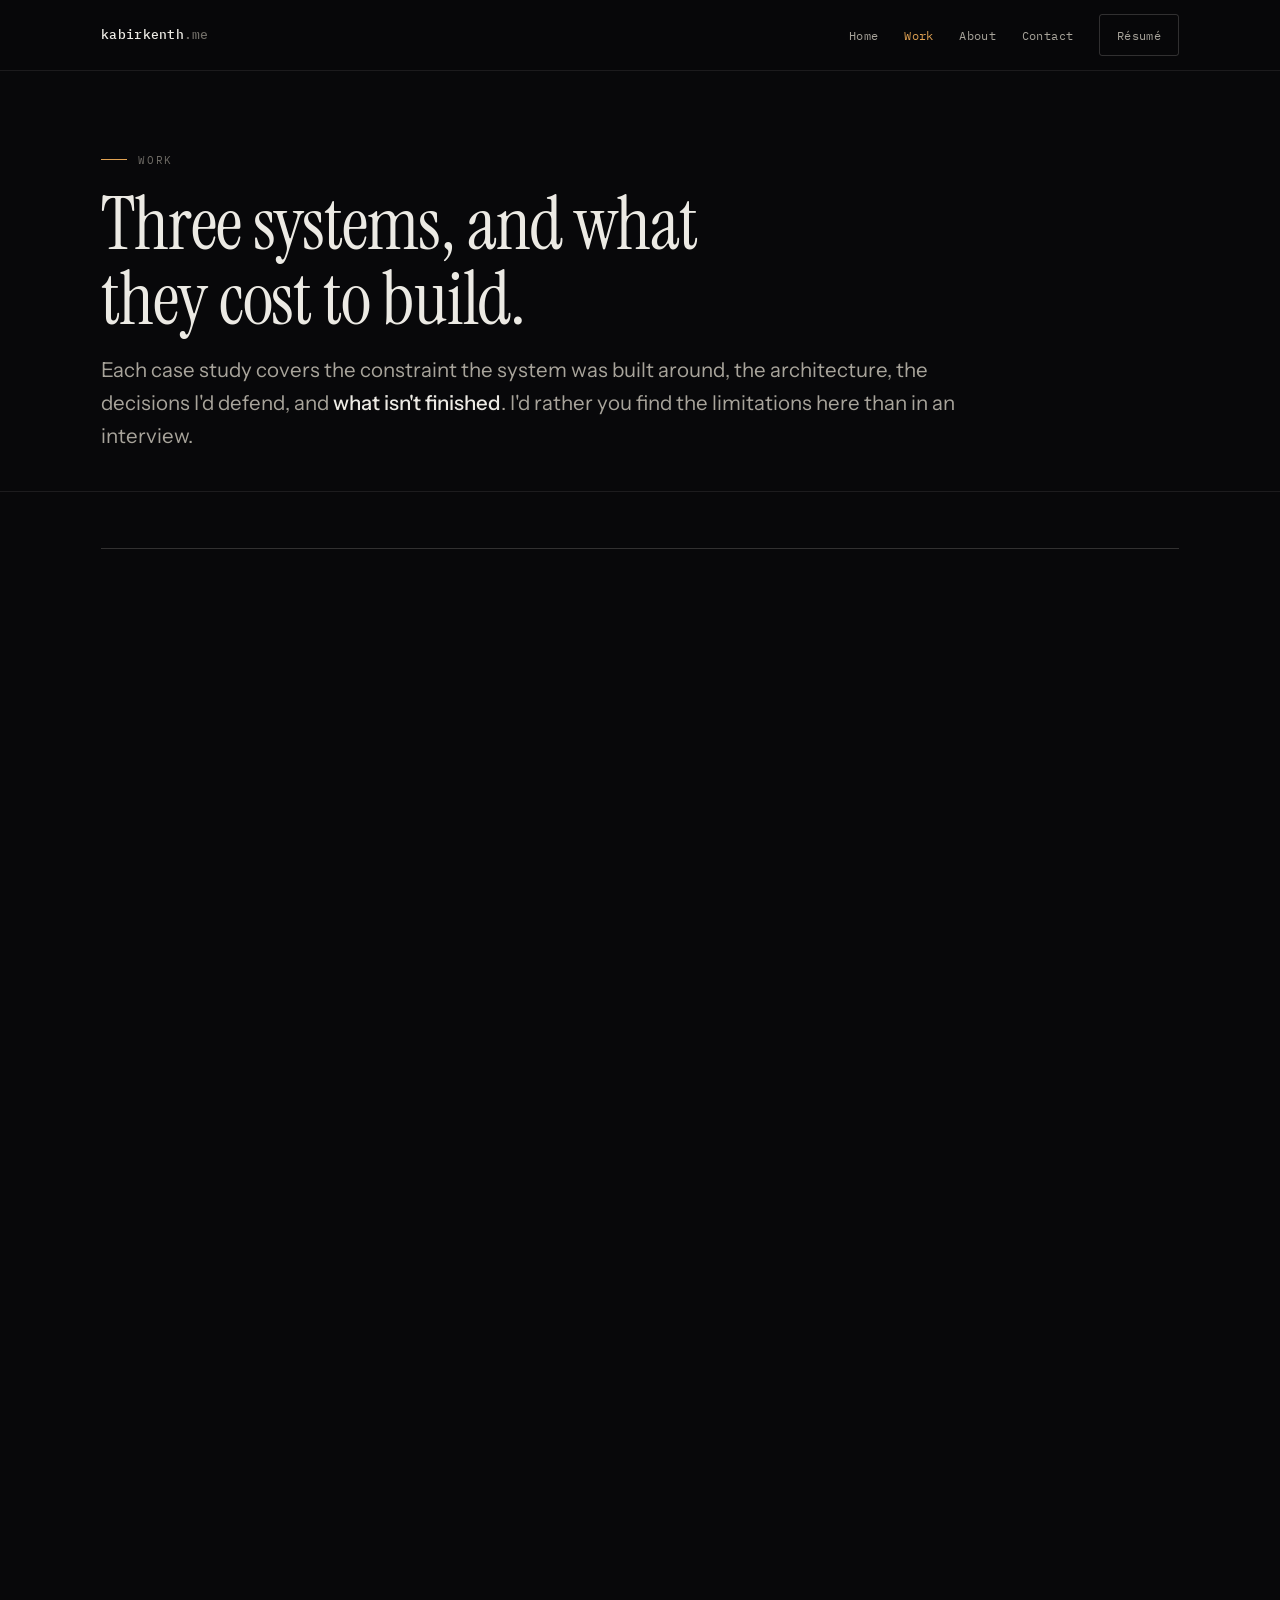
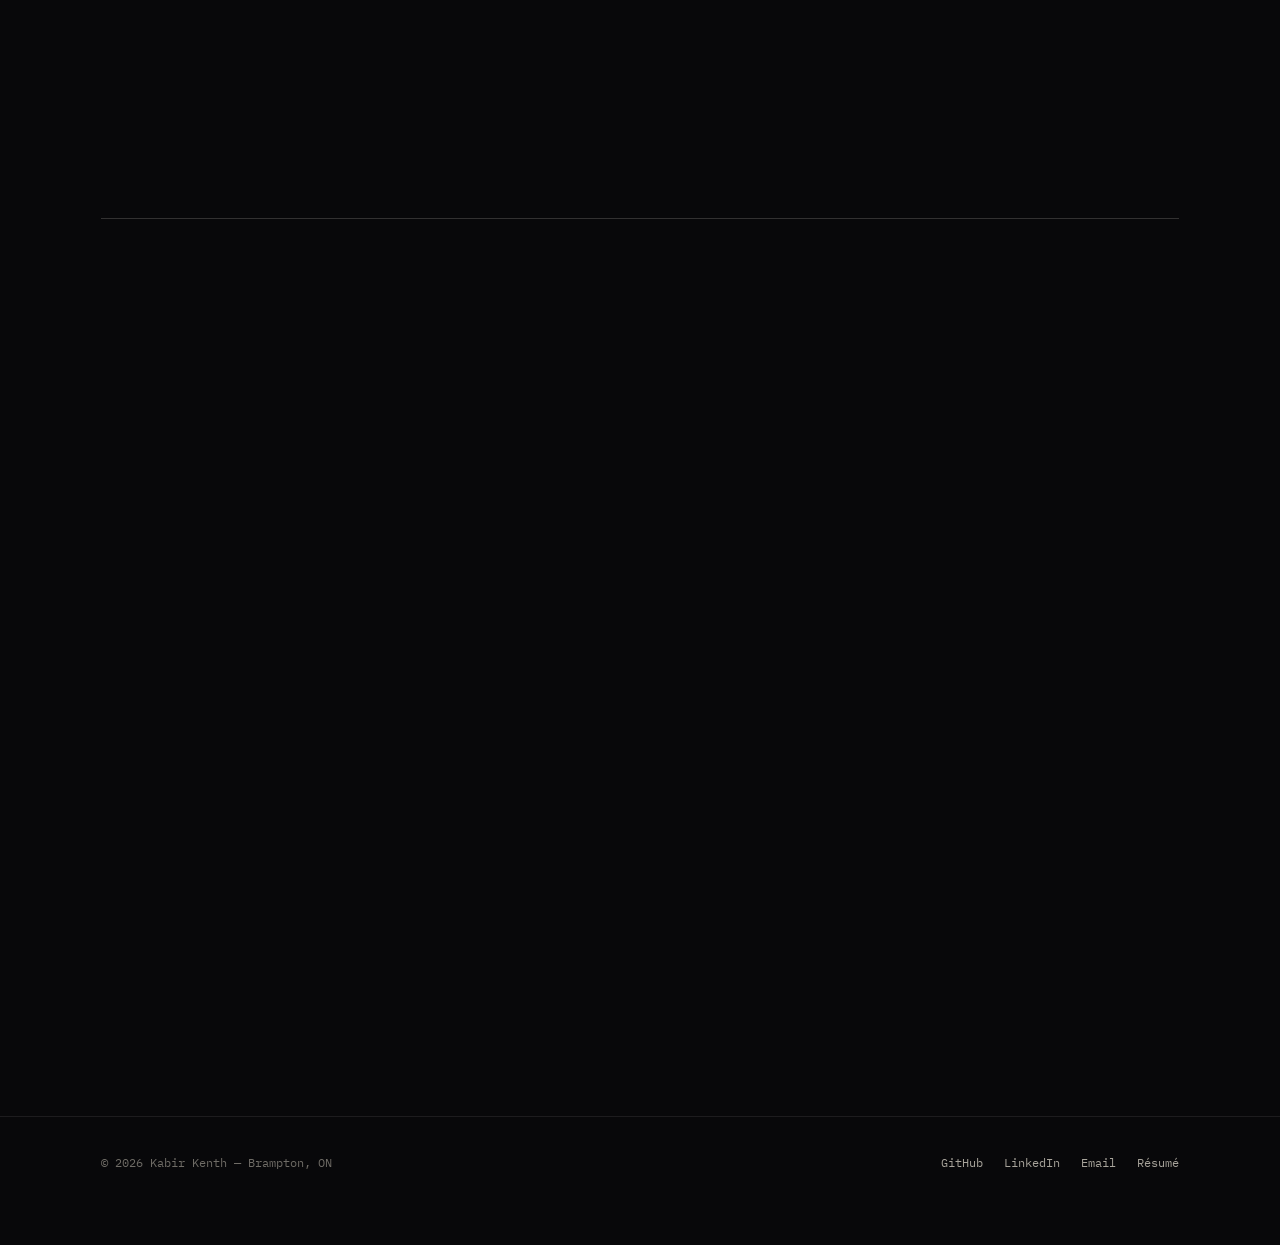
<file: portfolio.html>
<!DOCTYPE html>
<html lang="en">
<head>
    <meta charset="UTF-8">
    <meta name="viewport" content="width=device-width, initial-scale=1.0">
    <title>Moved — Kabir Kenth</title>
    <link rel="canonical" href="https://kabirkenth.me/work.html">
    <meta http-equiv="refresh" content="0; url=work.html">
</head>
<body>
    <p>This page moved. <a href="work.html">Continue to work.html</a>.</p>
</body>
</html>
</file>
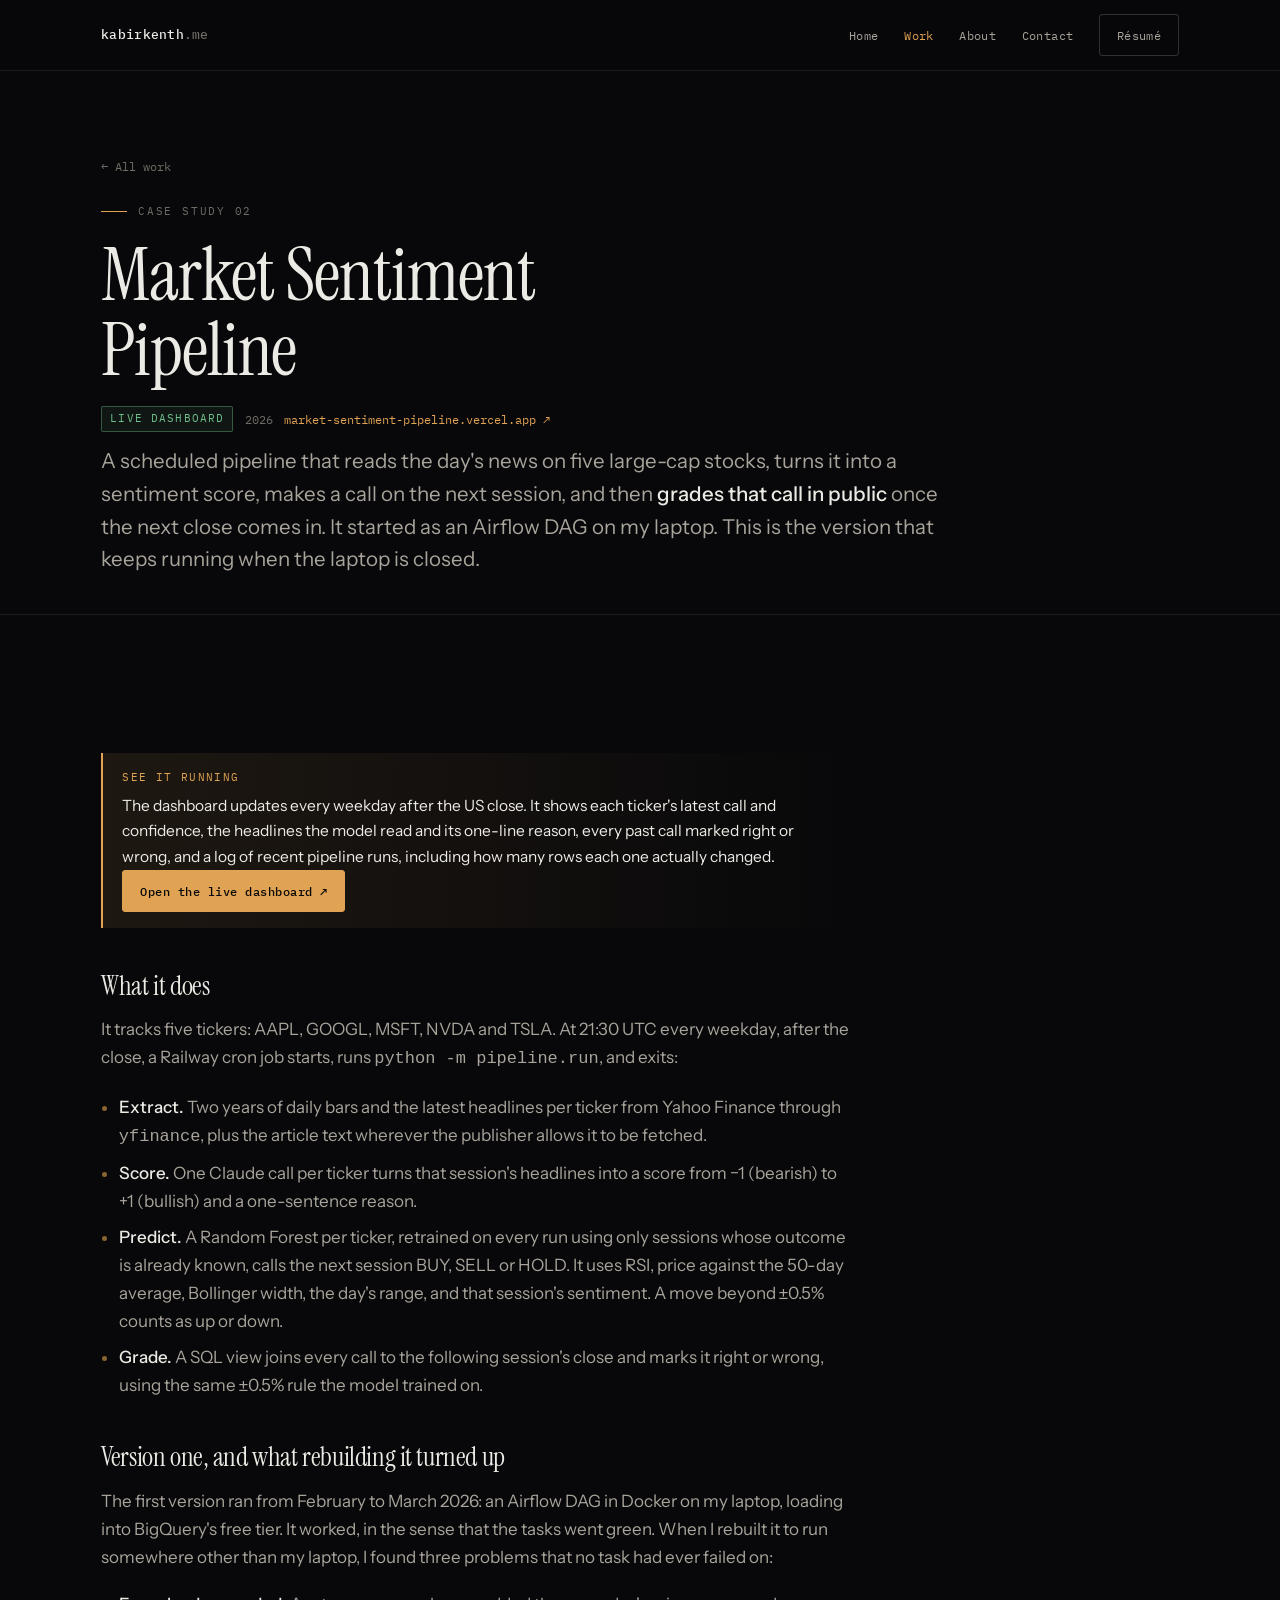
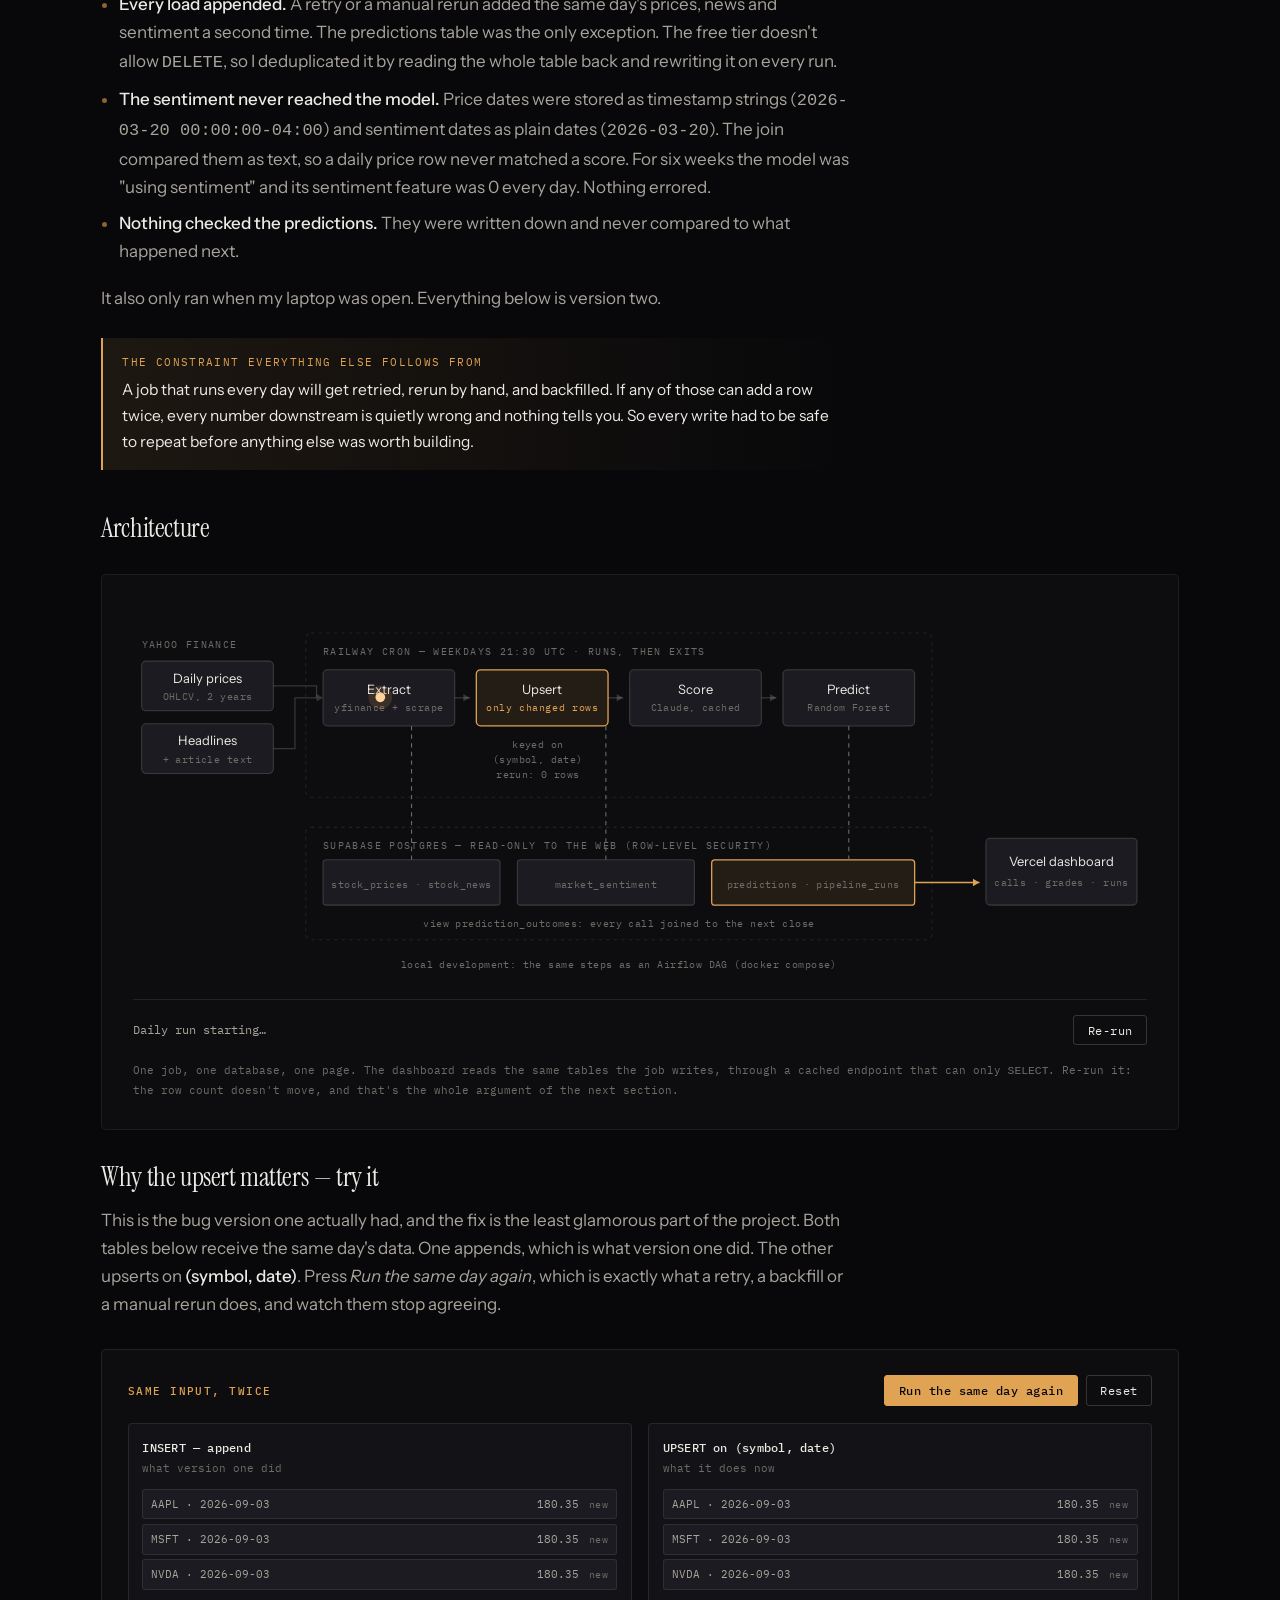
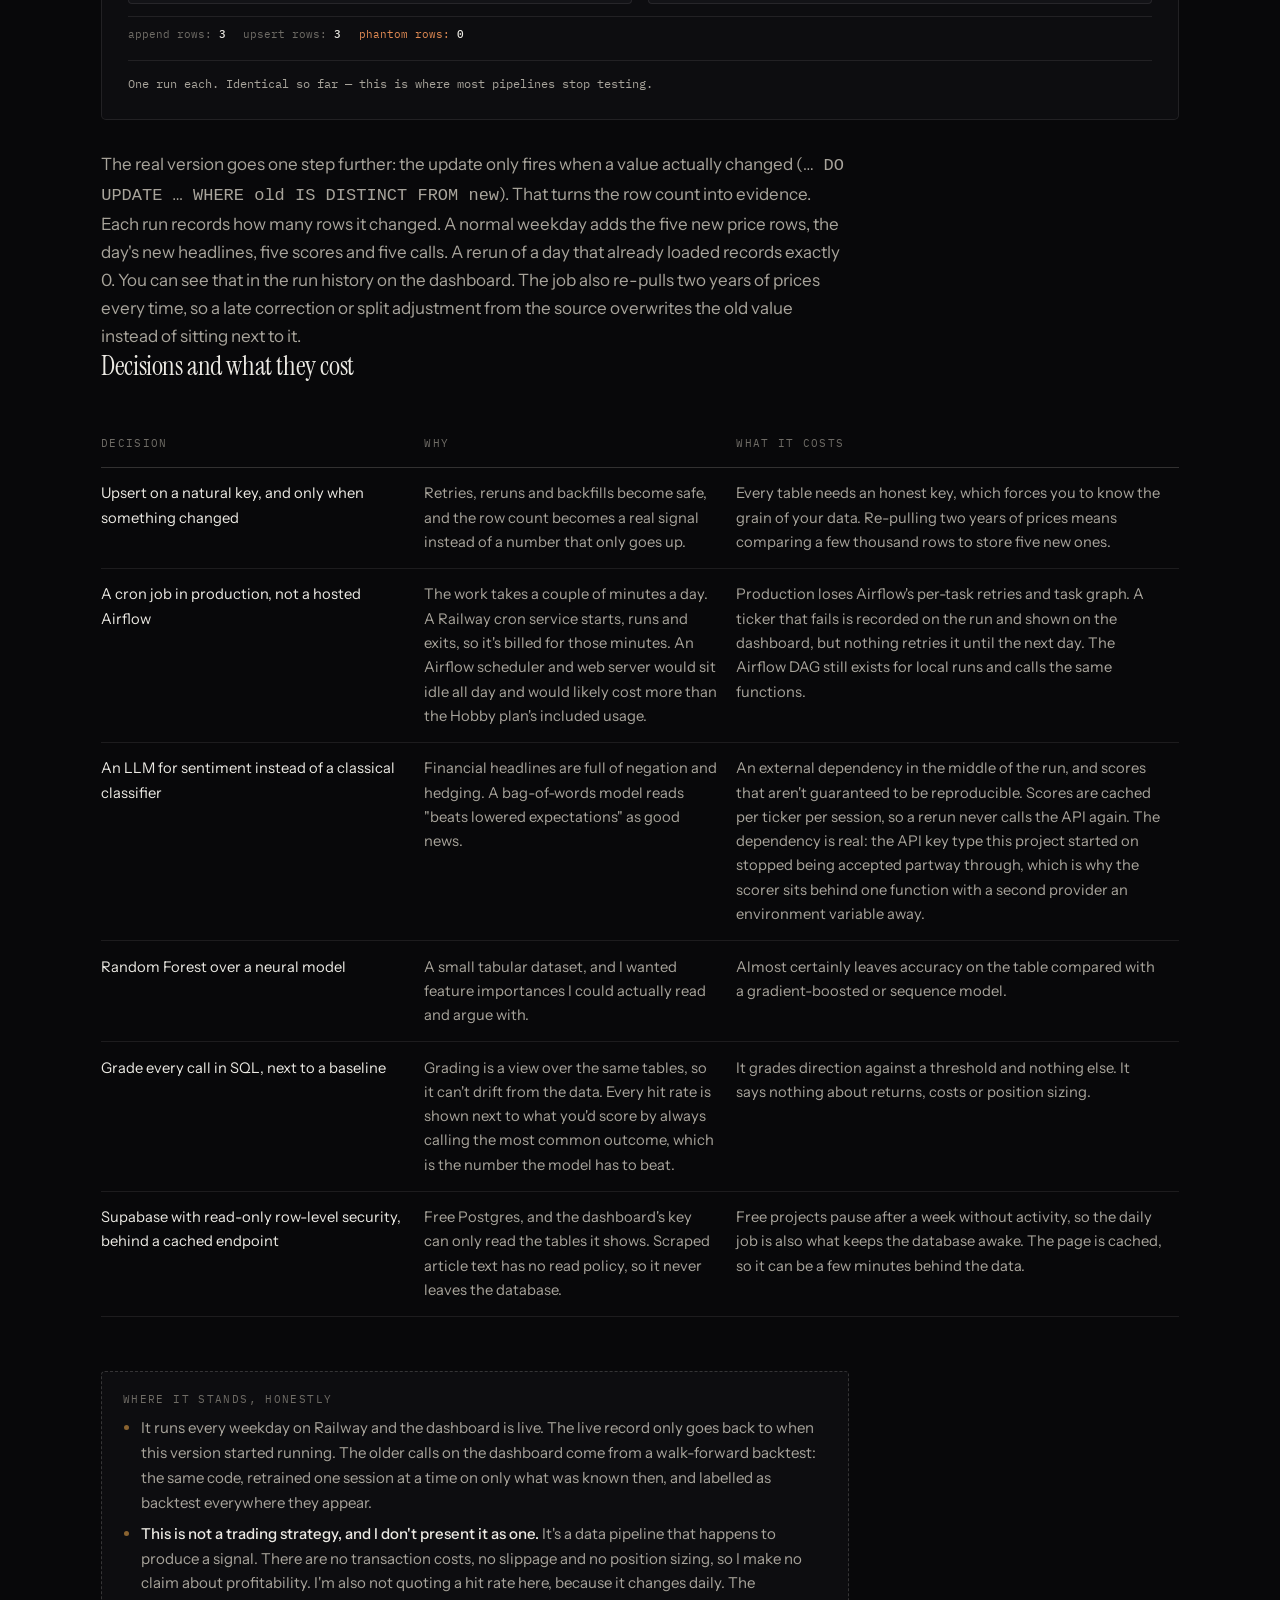
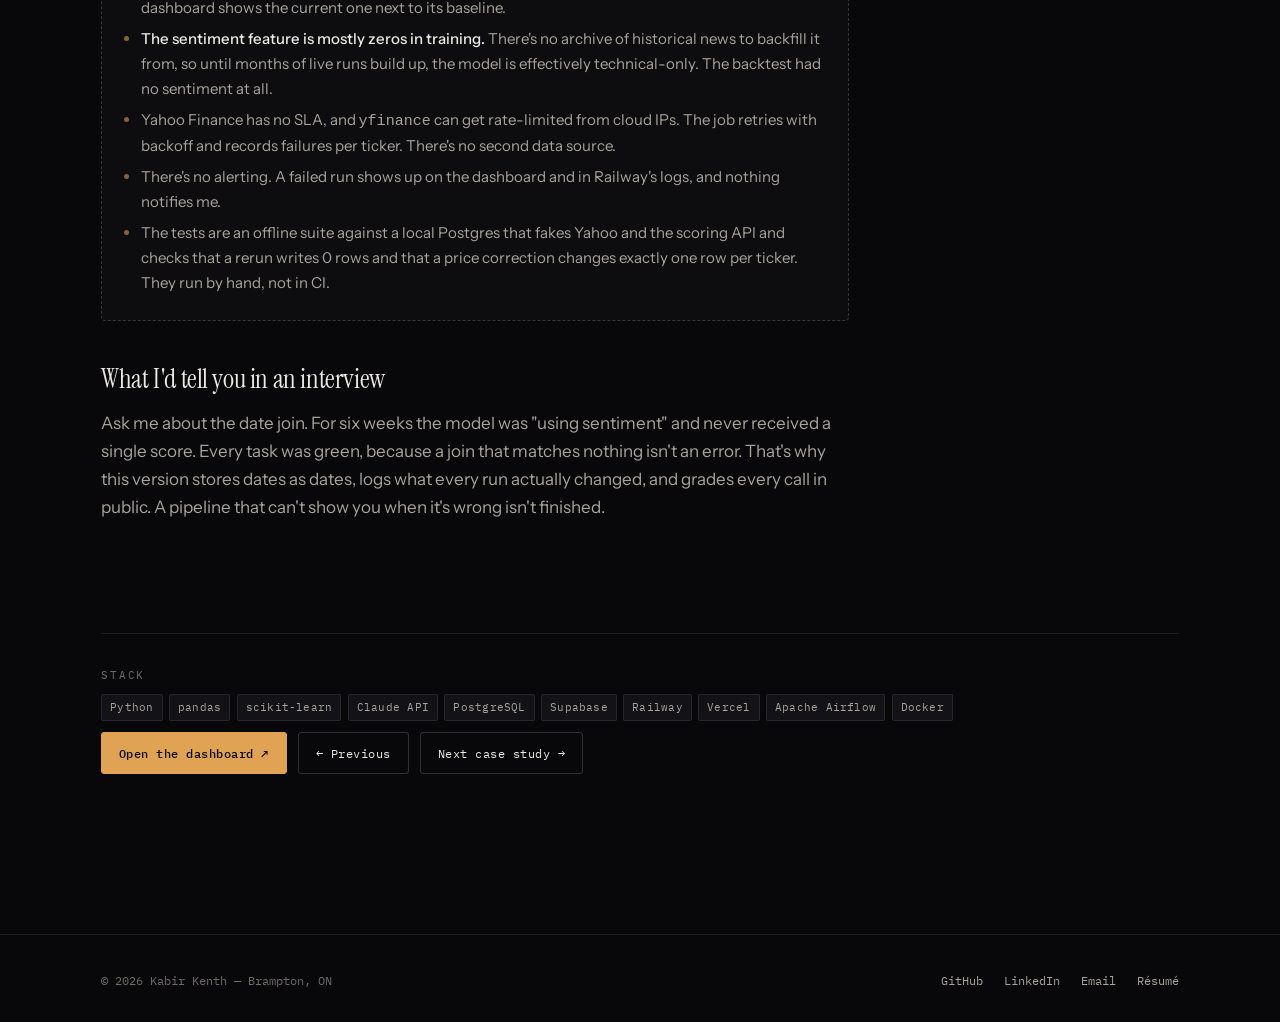
<file: stock-pipeline.html>
<!DOCTYPE html>
<html lang="en">
<head>
    <meta charset="UTF-8">
    <meta name="viewport" content="width=device-width, initial-scale=1.0">
    <title>Market Sentiment Pipeline — Case Study — Kabir Kenth</title>
    <meta name="description" content="A weekday pipeline for five large-cap stocks: a Railway cron job upserts prices and headlines into Supabase Postgres, Claude scores the news, a Random Forest calls the next session, and a live Vercel dashboard grades every call.">
    <link rel="preconnect" href="https://fonts.googleapis.com">
    <link rel="preconnect" href="https://fonts.gstatic.com" crossorigin>
    <link href="https://fonts.googleapis.com/css2?family=Instrument+Sans:wght@400;500;600&family=Instrument+Serif:ital@0;1&family=IBM+Plex+Mono:wght@400;500&display=swap" rel="stylesheet">
    <link rel="stylesheet" href="styles.css">
</head>
<body>
    <a href="#main" class="skip">Skip to content</a>

    <nav class="nav">
        <div class="nav-inner">
            <a href="index.html" class="nav-mark">kabirkenth<span class="tld">.me</span></a>
            <button class="nav-toggle" aria-label="Toggle menu" aria-expanded="false">Menu</button>
            <div class="nav-links">
                <a href="index.html">Home</a>
                <a href="work.html" aria-current="page">Work</a>
                <a href="about.html">About</a>
                <a href="about.html#contact">Contact</a>
                <a href="Kabir-Kenth-Resume.pdf" class="btn">Résumé</a>
            </div>
        </div>
    </nav>

    <main id="main">

    <header class="page-head">
        <div class="wrap">
            <a href="work.html" class="back">← All work</a>
            <p class="label">Case study 02</p>
            <h1>Market Sentiment Pipeline</h1>
            <div class="meta-line">
                <span class="status status-live">Live dashboard</span>
                <span class="year">2026</span>
                <a class="year" href="https://market-sentiment-pipeline.vercel.app" target="_blank" rel="noopener" style="color: var(--amber); text-decoration: none;">market-sentiment-pipeline.vercel.app ↗</a>
            </div>
            <p class="lede">
                A scheduled pipeline that reads the day's news on five large-cap stocks, turns it into a
                sentiment score, makes a call on the next session, and then <strong>grades that call in public</strong>
                once the next close comes in. It started as an Airflow DAG on my laptop. This is the version
                that keeps running when the laptop is closed.
            </p>
        </div>
    </header>

    <section class="section">
        <div class="wrap">
            <div class="prose">
                <div class="callout">
                    <span class="callout-k">See it running</span>
                    <p>
                        The dashboard updates every weekday after the US close. It shows each ticker's latest
                        call and confidence, the headlines the model read and its one-line reason, every past call
                        marked right or wrong, and a log of recent pipeline runs, including how many rows each one
                        actually changed.
                    </p>
                    <p style="margin-bottom:0;">
                        <a class="btn btn-solid" href="https://market-sentiment-pipeline.vercel.app" target="_blank" rel="noopener">Open the live dashboard ↗</a>
                    </p>
                </div>

                <h3>What it does</h3>
                <p>
                    It tracks five tickers: AAPL, GOOGL, MSFT, NVDA and TSLA. At 21:30 UTC every weekday, after
                    the close, a Railway cron job starts, runs <code>python -m pipeline.run</code>, and exits:
                </p>
                <ul>
                    <li><strong>Extract.</strong> Two years of daily bars and the latest headlines per ticker from Yahoo Finance through <code>yfinance</code>, plus the article text wherever the publisher allows it to be fetched.</li>
                    <li><strong>Score.</strong> One Claude call per ticker turns that session's headlines into a score from −1 (bearish) to +1 (bullish) and a one-sentence reason.</li>
                    <li><strong>Predict.</strong> A Random Forest per ticker, retrained on every run using only sessions whose outcome is already known, calls the next session BUY, SELL or HOLD. It uses RSI, price against the 50-day average, Bollinger width, the day's range, and that session's sentiment. A move beyond ±0.5% counts as up or down.</li>
                    <li><strong>Grade.</strong> A SQL view joins every call to the following session's close and marks it right or wrong, using the same ±0.5% rule the model trained on.</li>
                </ul>

                <h3>Version one, and what rebuilding it turned up</h3>
                <p>
                    The first version ran from February to March 2026: an Airflow DAG in Docker on my laptop,
                    loading into BigQuery's free tier. It worked, in the sense that the tasks went green. When I
                    rebuilt it to run somewhere other than my laptop, I found three problems that no task had ever
                    failed on:
                </p>
                <ul>
                    <li><strong>Every load appended.</strong> A retry or a manual rerun added the same day's prices, news and sentiment a second time. The predictions table was the only exception. The free tier doesn't allow <code>DELETE</code>, so I deduplicated it by reading the whole table back and rewriting it on every run.</li>
                    <li><strong>The sentiment never reached the model.</strong> Price dates were stored as timestamp strings (<code>2026-03-20 00:00:00-04:00</code>) and sentiment dates as plain dates (<code>2026-03-20</code>). The join compared them as text, so a daily price row never matched a score. For six weeks the model was "using sentiment" and its sentiment feature was 0 every day. Nothing errored.</li>
                    <li><strong>Nothing checked the predictions.</strong> They were written down and never compared to what happened next.</li>
                </ul>
                <p>It also only ran when my laptop was open. Everything below is version two.</p>

                <div class="callout">
                    <span class="callout-k">The constraint everything else follows from</span>
                    <p>
                        A job that runs every day will get retried, rerun by hand, and backfilled. If any of
                        those can add a row twice, every number downstream is quietly wrong and nothing tells
                        you. So every write had to be safe to repeat before anything else was worth building.
                    </p>
                </div>

                <h3>Architecture</h3>
            </div>

            <figure class="diagram reveal" data-flow="pipeline">
                <svg viewBox="0 0 940 350" role="img" aria-labelledby="d2title d2desc">
                    <title id="d2title">Market sentiment pipeline architecture</title>
                    <desc id="d2desc">Yahoo Finance prices and headlines are pulled by a weekday Railway cron job, upserted into Supabase Postgres on natural keys, scored for sentiment by Claude, and turned into a next-session call by a per-ticker Random Forest. A SQL view grades each call against the next close, and a Vercel dashboard reads the results through a cached, read-only endpoint.</desc>

                    <!-- sources -->
                    <text class="d-t-group" x="8" y="40">Yahoo Finance</text>
                    <rect class="d-box" x="8" y="52"  width="122" height="46" rx="4"/>
                    <rect class="d-box" x="8" y="110" width="122" height="46" rx="4"/>
                    <text class="d-t"    x="69" y="72"  text-anchor="middle">Daily prices</text>
                    <text class="d-t-sm" x="69" y="88"  text-anchor="middle">OHLCV, 2 years</text>
                    <text class="d-t"    x="69" y="130" text-anchor="middle">Headlines</text>
                    <text class="d-t-sm" x="69" y="146" text-anchor="middle">+ article text</text>

                    <!-- job group -->
                    <rect class="d-group" x="160" y="26" width="580" height="152" rx="5"/>
                    <text class="d-t-group" x="176" y="46">Railway cron — weekdays 21:30 UTC · runs, then exits</text>

                    <rect class="d-box" data-node="extract"        x="176" y="60" width="122" height="52" rx="4"/>
                    <rect class="d-box-accent" data-node="load" x="318" y="60" width="122" height="52" rx="4"/>
                    <rect class="d-box" data-node="score"        x="460" y="60" width="122" height="52" rx="4"/>
                    <rect class="d-box" data-node="predict"        x="602" y="60" width="122" height="52" rx="4"/>

                    <text class="d-t"    x="237" y="82"  text-anchor="middle">Extract</text>
                    <text class="d-t-sm" x="237" y="98"  text-anchor="middle">yfinance + scrape</text>

                    <text class="d-t"        x="379" y="82"  text-anchor="middle">Upsert</text>
                    <text class="d-t-accent" x="379" y="98"  text-anchor="middle">only changed rows</text>

                    <text class="d-t"    x="521" y="82"  text-anchor="middle">Score</text>
                    <text class="d-t-sm" x="521" y="98"  text-anchor="middle">Claude, cached</text>

                    <text class="d-t"    x="663" y="82"  text-anchor="middle">Predict</text>
                    <text class="d-t-sm" x="663" y="98"  text-anchor="middle">Random Forest</text>

                    <g class="d-line">
                        <path d="M298 86 H312"/><path d="M440 86 H454"/><path d="M582 86 H596"/>
                        <path d="M130 75 H170 V86 H170"/>
                        <path d="M130 133 H150 V86 H170"/>
                    </g>
                    <g fill="var(--edge-hi)">
                        <path d="M312 86 l-6 -3.5 v7 z"/><path d="M454 86 l-6 -3.5 v7 z"/>
                        <path d="M596 86 l-6 -3.5 v7 z"/><path d="M176 86 l-6 -3.5 v7 z"/>
                    </g>

                    <text class="d-t-sm" x="375" y="132" text-anchor="middle">keyed on</text>
                    <text class="d-t-sm" x="375" y="146" text-anchor="middle">(symbol, date)</text>
                    <text class="d-t-sm" x="375" y="160" text-anchor="middle">rerun: 0 rows</text>

                    <!-- database -->
                    <rect class="d-group" x="160" y="206" width="580" height="104" rx="5"/>
                    <text class="d-t-group" x="176" y="226">Supabase Postgres — read-only to the web (row-level security)</text>

                    <rect class="d-box" x="176" y="236" width="164" height="42" rx="3"/>
                    <rect class="d-box" x="356" y="236" width="164" height="42" rx="3"/>
                    <rect class="d-box-accent" data-node="predictions" x="536" y="236" width="188" height="42" rx="3"/>
                    <text class="d-t-sm" x="258" y="262" text-anchor="middle">stock_prices · stock_news</text>
                    <text class="d-t-sm" x="438" y="262" text-anchor="middle">market_sentiment</text>
                    <text class="d-t-sm" x="630" y="262" text-anchor="middle">predictions · pipeline_runs</text>
                    <text class="d-t-sm" x="450" y="298" text-anchor="middle">view prediction_outcomes: every call joined to the next close</text>

                    <g class="d-line-dash">
                        <path d="M258 112 V236"/><path d="M438 112 V236"/><path d="M663 112 V236"/>
                    </g>

                    <!-- dashboard -->
                    <rect class="d-box" data-node="dashboard" x="790" y="216" width="140" height="62" rx="4"/>
                    <text class="d-t"    x="860" y="242" text-anchor="middle">Vercel dashboard</text>
                    <text class="d-t-sm" x="860" y="260" text-anchor="middle">calls · grades · runs</text>
                    <path class="d-line-accent" d="M724 257 H784"/>
                    <path d="M784 257 l-6 -3.5 v7 z" fill="var(--amber)"/>

                    <text class="d-t-sm" x="450" y="336" text-anchor="middle">local development: the same steps as an Airflow DAG (docker compose)</text>
                </svg>
                <div class="flow-controls">
                    <span class="flow-status" data-flow-status>Watching one daily run…</span>
                    <div class="flow-actions">
                        <button class="btn" data-act="replay">Re-run</button>
                    </div>
                </div>
                <figcaption>
                    One job, one database, one page. The dashboard reads the same tables the job writes,
                    through a cached endpoint that can only <code>SELECT</code>. Re-run it: the row count
                    doesn't move, and that's the whole argument of the next section.
                </figcaption>
            </figure>

            <div class="prose">
                <h3>Why the upsert matters — try it</h3>
                <p>
                    This is the bug version one actually had, and the fix is the least glamorous part of the
                    project. Both tables below receive the same day's data. One appends, which is what version
                    one did. The other upserts on <strong>(symbol, date)</strong>. Press <em>Run the same day
                    again</em>, which is exactly what a retry, a backfill or a manual rerun does, and watch them
                    stop agreeing.
                </p>
            </div>

            <div class="widget reveal" data-widget="idempotency">
                <div class="widget-head">
                    <h4>Same input, twice</h4>
                    <div class="widget-actions">
                        <button class="btn btn-solid" data-act="run">Run the same day again</button>
                        <button class="btn" data-act="reset">Reset</button>
                    </div>
                </div>
                <div class="idem-cols">
                    <div class="idem-col">
                        <h5>INSERT — append</h5>
                        <p class="sub">what version one did</p>
                        <ul data-rows="append"></ul>
                    </div>
                    <div class="idem-col">
                        <h5>UPSERT on (symbol, date)</h5>
                        <p class="sub">what it does now</p>
                        <ul data-rows="merge"></ul>
                    </div>
                </div>
                <div class="idem-tally">
                    <span>append rows: <b data-count="append">0</b></span>
                    <span>upsert rows: <b data-count="merge">0</b></span>
                    <span class="bad">phantom rows: <b data-dupes>0</b></span>
                </div>
                <p class="idem-note" data-idem-note></p>
            </div>

            <div class="prose">
                <p>
                    The real version goes one step further: the update only fires when a value actually
                    changed (<code>… DO UPDATE … WHERE old IS DISTINCT FROM new</code>). That turns the row
                    count into evidence. Each run records how many rows it changed. A normal weekday adds the
                    five new price rows, the day's new headlines, five scores and five calls. A rerun of a day
                    that already loaded records exactly 0. You can see that
                    in the run history on the dashboard. The job also re-pulls two years of prices every
                    time, so a late correction or split adjustment from the source overwrites the old value
                    instead of sitting next to it.
                </p>
            </div>

            <div class="live-status reveal" data-live-status="https://market-sentiment-pipeline.vercel.app/api/status" hidden>
                <p class="live-head"><span class="live-dot" aria-hidden="true"></span> Live from the running pipeline</p>
                <dl class="live-grid">
                    <div><dt>Last run</dt><dd data-live="when">—</dd></div>
                    <div><dt>Rows changed</dt><dd data-live="rows">—</dd></div>
                    <div><dt>Tickers</dt><dd data-live="tickers">—</dd></div>
                    <div><dt>Status</dt><dd><span class="live-pill" data-live="state">—</span></dd></div>
                </dl>
            </div>

            <div class="prose">
                <h3>Decisions and what they cost</h3>
            </div>

            <div class="table-scroll">
                <table class="decisions">
                    <thead>
                        <tr><th>Decision</th><th>Why</th><th>What it costs</th></tr>
                    </thead>
                    <tbody>
                        <tr>
                            <td>Upsert on a natural key, and only when something changed</td>
                            <td>Retries, reruns and backfills become safe, and the row count becomes a real signal instead of a number that only goes up.</td>
                            <td>Every table needs an honest key, which forces you to know the grain of your data. Re-pulling two years of prices means comparing a few thousand rows to store five new ones.</td>
                        </tr>
                        <tr>
                            <td>A cron job in production, not a hosted Airflow</td>
                            <td>The work takes a couple of minutes a day. A Railway cron service starts, runs and exits, so it's billed for those minutes. An Airflow scheduler and web server would sit idle all day and would likely cost more than the Hobby plan's included usage.</td>
                            <td>Production loses Airflow's per-task retries and task graph. A ticker that fails is recorded on the run and shown on the dashboard, but nothing retries it until the next day. The Airflow DAG still exists for local runs and calls the same functions.</td>
                        </tr>
                        <tr>
                            <td>An LLM for sentiment instead of a classical classifier</td>
                            <td>Financial headlines are full of negation and hedging. A bag-of-words model reads "beats lowered expectations" as good news.</td>
                            <td>An external dependency in the middle of the run, and scores that aren't guaranteed to be reproducible. Scores are cached per ticker per session, so a rerun never calls the API again. The dependency is real: the API key type this project started on stopped being accepted partway through, which is why the scorer sits behind one function with a second provider an environment variable away.</td>
                        </tr>
                        <tr>
                            <td>Random Forest over a neural model</td>
                            <td>A small tabular dataset, and I wanted feature importances I could actually read and argue with.</td>
                            <td>Almost certainly leaves accuracy on the table compared with a gradient-boosted or sequence model.</td>
                        </tr>
                        <tr>
                            <td>Grade every call in SQL, next to a baseline</td>
                            <td>Grading is a view over the same tables, so it can't drift from the data. Every hit rate is shown next to what you'd score by always calling the most common outcome, which is the number the model has to beat.</td>
                            <td>It grades direction against a threshold and nothing else. It says nothing about returns, costs or position sizing.</td>
                        </tr>
                        <tr>
                            <td>Supabase with read-only row-level security, behind a cached endpoint</td>
                            <td>Free Postgres, and the dashboard's key can only read the tables it shows. Scraped article text has no read policy, so it never leaves the database.</td>
                            <td>Free projects pause after a week without activity, so the daily job is also what keeps the database awake. The page is cached, so it can be a few minutes behind the data.</td>
                        </tr>
                    </tbody>
                </table>
            </div>

            <div class="prose">
                <div class="honest">
                    <span class="callout-k">Where it stands, honestly</span>
                    <ul>
                        <li>It runs every weekday on Railway and the dashboard is live. The live record only goes back to when this version started running. The older calls on the dashboard come from a walk-forward backtest: the same code, retrained one session at a time on only what was known then, and labelled as backtest everywhere they appear.</li>
                        <li><strong>This is not a trading strategy, and I don't present it as one.</strong> It's a data pipeline that happens to produce a signal. There are no transaction costs, no slippage and no position sizing, so I make no claim about profitability. I'm also not quoting a hit rate here, because it changes daily. The dashboard shows the current one next to its baseline.</li>
                        <li><strong>The sentiment feature is mostly zeros in training.</strong> There's no archive of historical news to backfill it from, so until months of live runs build up, the model is effectively technical-only. The backtest had no sentiment at all.</li>
                        <li>Yahoo Finance has no SLA, and <code>yfinance</code> can get rate-limited from cloud IPs. The job retries with backoff and records failures per ticker. There's no second data source.</li>
                        <li>There's no alerting. A failed run shows up on the dashboard and in Railway's logs, and nothing notifies me.</li>
                        <li>The tests are an offline suite against a local Postgres that fakes Yahoo and the scoring API and checks that a rerun writes 0 rows and that a price correction changes exactly one row per ticker. They run by hand, not in CI.</li>
                    </ul>
                </div>

                <h3>What I'd tell you in an interview</h3>
                <p>
                    Ask me about the date join. For six weeks the model was "using sentiment" and never
                    received a single score. Every task was green, because a join that matches nothing isn't an
                    error. That's why this version stores dates as dates, logs what every run actually changed,
                    and grades every call in public. A pipeline that can't show you when it's wrong isn't
                    finished.
                </p>
            </div>
        </div>
    </section>

    <section class="section">
        <div class="wrap">
            <hr class="rule" style="margin-bottom: 2rem;">
            <div style="display:flex; flex-wrap:wrap; gap:0.7rem; align-items:center; justify-content:space-between;">
                <div>
                    <p class="label plain" style="margin-bottom:0.6rem;">Stack</p>
                    <ul class="stack">
                        <li>Python</li><li>pandas</li><li>scikit-learn</li><li>Claude API</li><li>PostgreSQL</li><li>Supabase</li><li>Railway</li><li>Vercel</li><li>Apache Airflow</li><li>Docker</li>
                    </ul>
                </div>
                <div style="display:flex; gap:0.7rem; flex-wrap:wrap;">
                    <a class="btn btn-solid" href="https://market-sentiment-pipeline.vercel.app" target="_blank" rel="noopener">Open the dashboard ↗</a>
                    <a class="btn" href="applytron.html">← Previous</a>
                    <a class="btn" href="freightswipe.html">Next case study →</a>
                </div>
            </div>
        </div>
    </section>

    </main>

    <footer class="footer">
        <div class="wrap">
            <p>© <span id="year">2026</span> Kabir Kenth — Brampton, ON</p>
            <div class="footer-links">
                <a href="https://github.com/KabirKenth" target="_blank" rel="noopener">GitHub</a>
                <a href="https://linkedin.com/in/kabirkenth" target="_blank" rel="noopener">LinkedIn</a>
                <a href="mailto:kabirkenth@outlook.com">Email</a>
                <a href="Kabir-Kenth-Resume.pdf">Résumé</a>
            </div>
        </div>
    </footer>
    <script src="main.js"></script>
    <script src="interactive.js"></script>
</body>
</html>
</file>
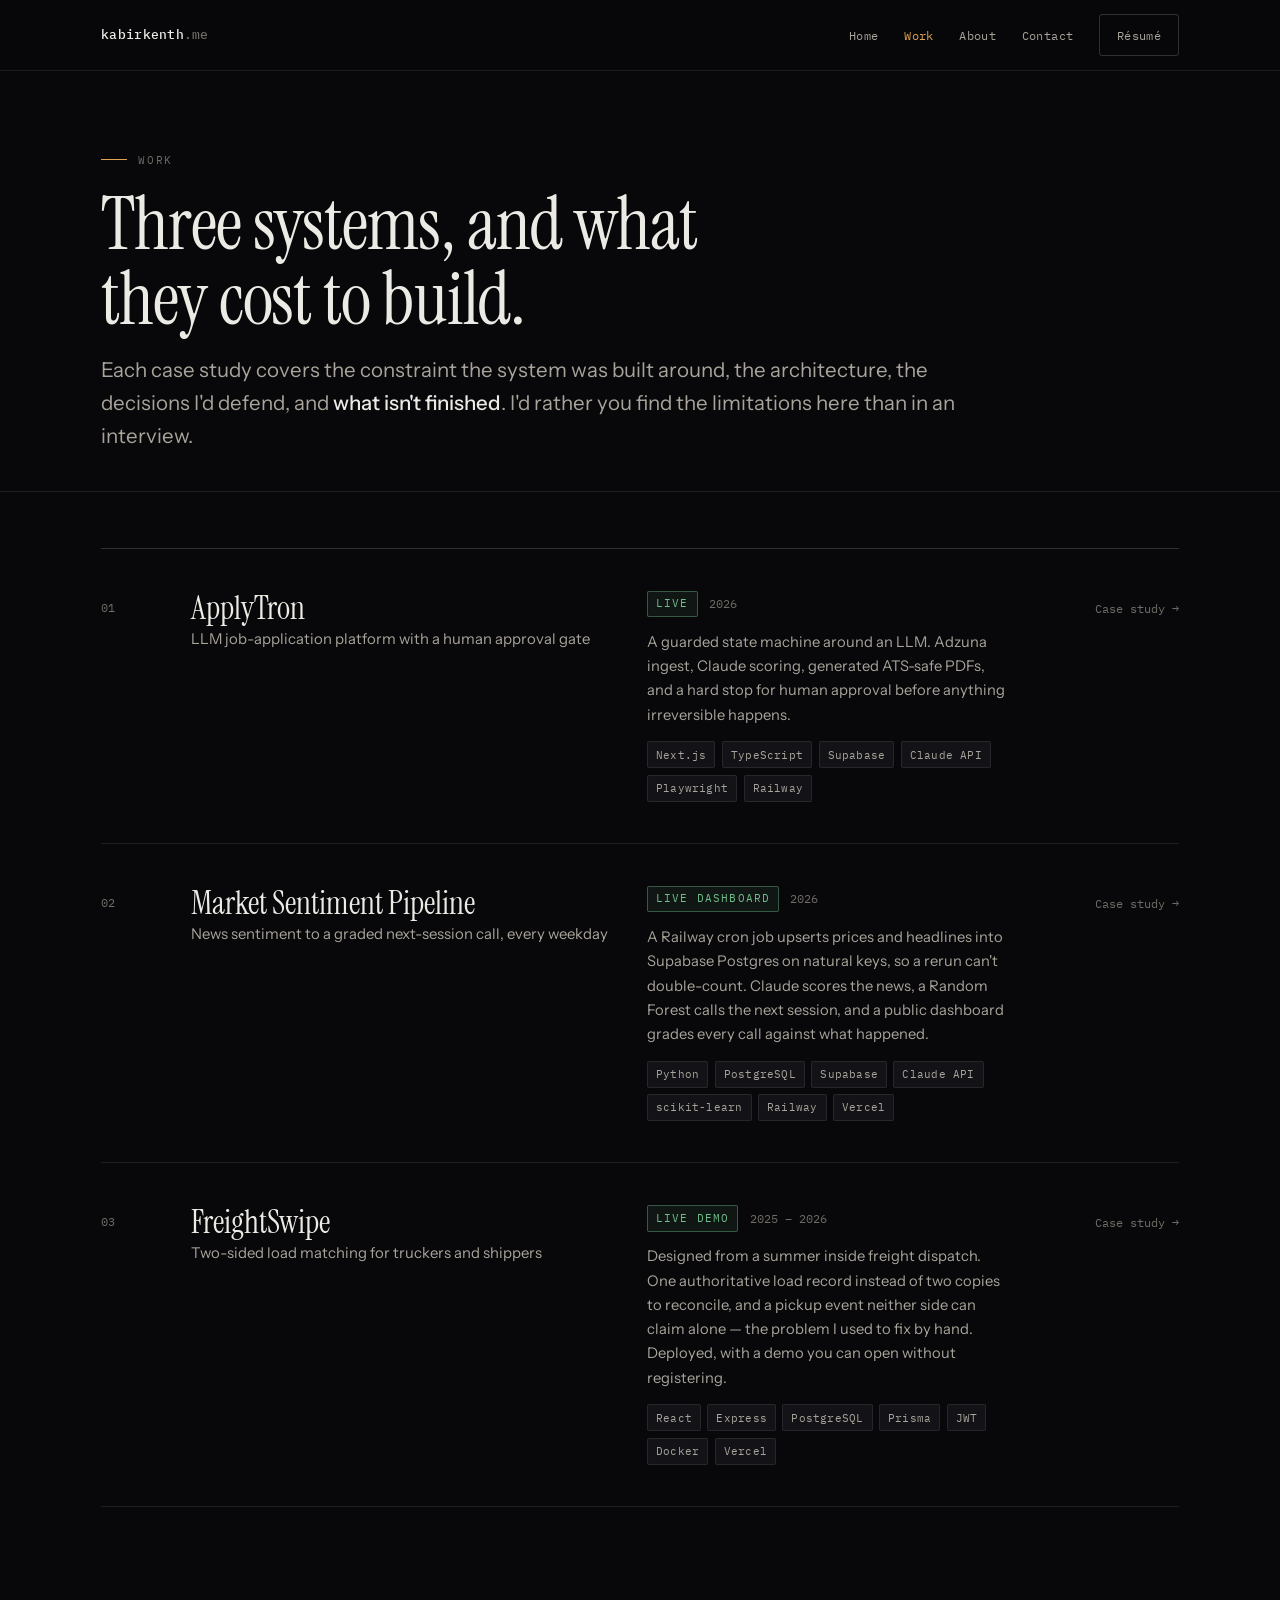
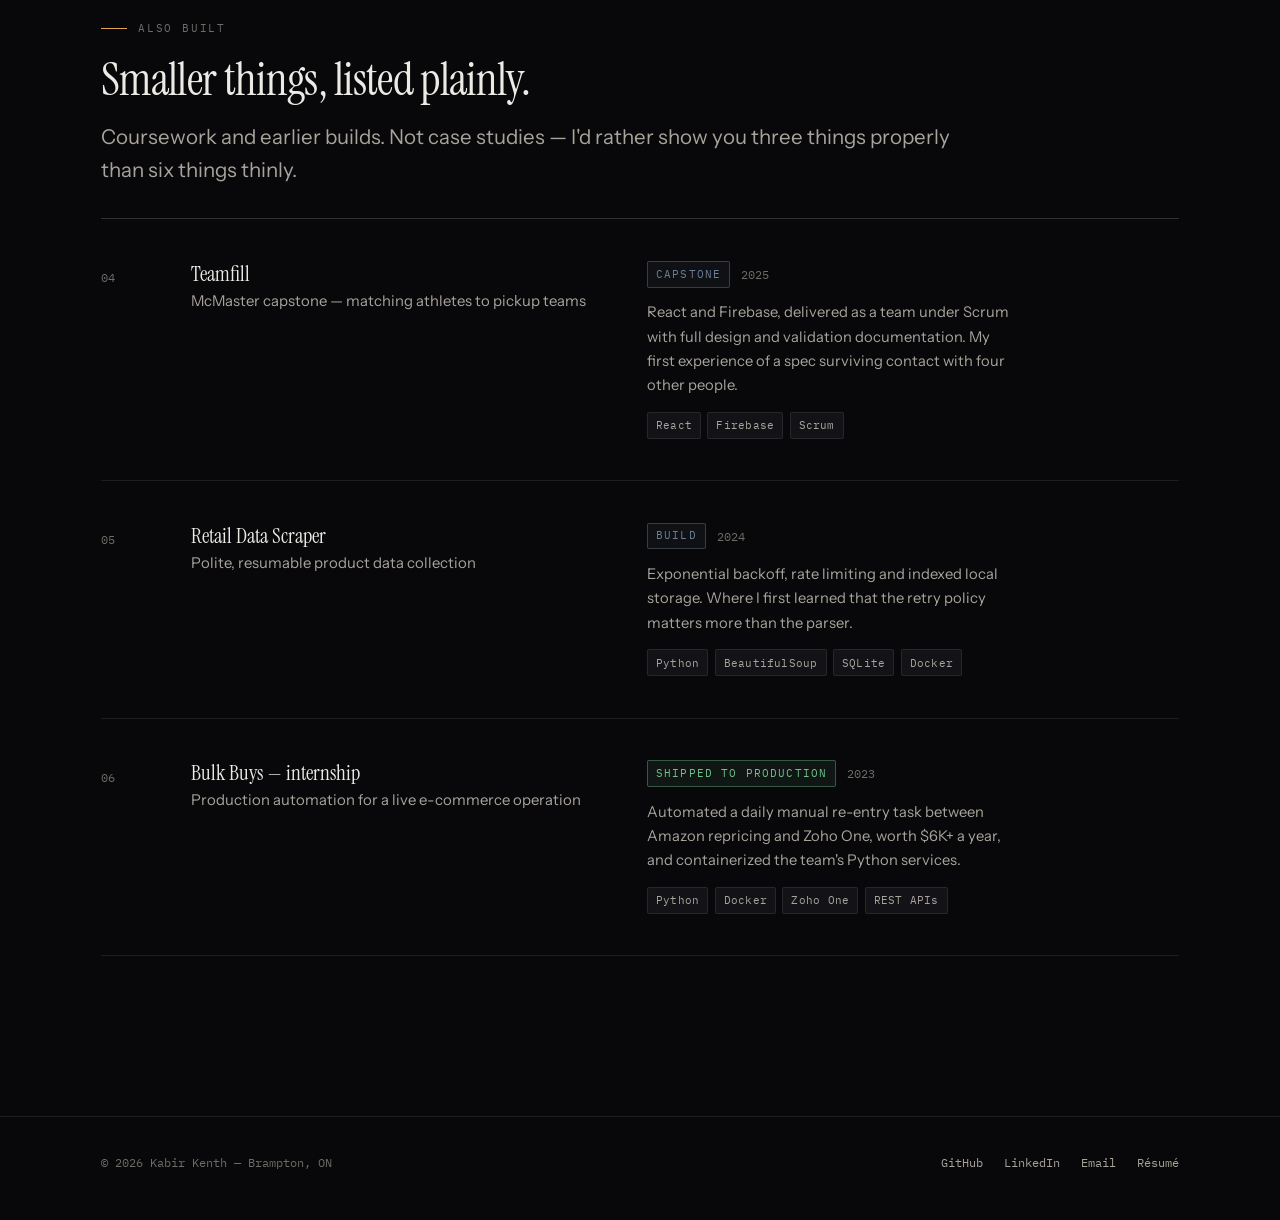
<file: work.html>
<!DOCTYPE html>
<html lang="en">
<head>
    <meta charset="UTF-8">
    <meta name="viewport" content="width=device-width, initial-scale=1.0">
    <title>Work — Kabir Kenth</title>
    <meta name="description" content="Case studies from Kabir Kenth — ApplyTron, a daily market sentiment pipeline, and FreightSwipe. Architecture, decisions, tradeoffs and honest limitations.">
    <link rel="preconnect" href="https://fonts.googleapis.com">
    <link rel="preconnect" href="https://fonts.gstatic.com" crossorigin>
    <link href="https://fonts.googleapis.com/css2?family=Instrument+Sans:wght@400;500;600&family=Instrument+Serif:ital@0;1&family=IBM+Plex+Mono:wght@400;500&display=swap" rel="stylesheet">
    <link rel="stylesheet" href="styles.css">
</head>
<body>
    <a href="#main" class="skip">Skip to content</a>

    <nav class="nav">
        <div class="nav-inner">
            <a href="index.html" class="nav-mark">kabirkenth<span class="tld">.me</span></a>
            <button class="nav-toggle" aria-label="Toggle menu" aria-expanded="false">Menu</button>
            <div class="nav-links">
                <a href="index.html">Home</a>
                <a href="work.html" aria-current="page">Work</a>
                <a href="about.html">About</a>
                <a href="about.html#contact">Contact</a>
                <a href="Kabir-Kenth-Resume.pdf" class="btn">Résumé</a>
            </div>
        </div>
    </nav>

    <main id="main">

    <header class="page-head">
        <div class="wrap">
            <p class="label">Work</p>
            <h1>Three systems, and what they cost to build.</h1>
            <p class="lede">
                Each case study covers the constraint the system was built around, the architecture,
                the decisions I'd defend, and <strong>what isn't finished</strong>. I'd rather you find
                the limitations here than in an interview.
            </p>
        </div>
    </header>

    <section class="section" style="padding-top: clamp(2rem, 5vw, 3.5rem);">
        <div class="wrap">
            <div class="work-index">
                <a class="work-row reveal" href="applytron.html">
                    <span class="work-num">01</span>
                    <span>
                        <span class="work-title">ApplyTron</span>
                        <p class="work-sub">LLM job-application platform with a human approval gate</p>
                    </span>
                    <span>
                        <span class="meta-line">
                            <span class="status status-live">Live</span>
                            <span class="year">2026</span>
                        </span>
                        <p class="work-note">A guarded state machine around an LLM. Adzuna ingest, Claude scoring, generated ATS-safe PDFs, and a hard stop for human approval before anything irreversible happens.</p>
                        <ul class="stack"><li>Next.js</li><li>TypeScript</li><li>Supabase</li><li>Claude API</li><li>Playwright</li><li>Railway</li></ul>
                    </span>
                    <span class="work-go">Case study →</span>
                </a>

                <a class="work-row reveal" href="stock-pipeline.html">
                    <span class="work-num">02</span>
                    <span>
                        <span class="work-title">Market Sentiment Pipeline</span>
                        <p class="work-sub">News sentiment to a graded next-session call, every weekday</p>
                    </span>
                    <span>
                        <span class="meta-line">
                            <span class="status status-live">Live dashboard</span>
                            <span class="year">2026</span>
                        </span>
                        <p class="work-note">A Railway cron job upserts prices and headlines into Supabase Postgres on natural keys, so a rerun can't double-count. Claude scores the news, a Random Forest calls the next session, and a public dashboard grades every call against what happened.</p>
                        <ul class="stack"><li>Python</li><li>PostgreSQL</li><li>Supabase</li><li>Claude API</li><li>scikit-learn</li><li>Railway</li><li>Vercel</li></ul>
                    </span>
                    <span class="work-go">Case study →</span>
                </a>

                <a class="work-row reveal" href="freightswipe.html">
                    <span class="work-num">03</span>
                    <span>
                        <span class="work-title">FreightSwipe</span>
                        <p class="work-sub">Two-sided load matching for truckers and shippers</p>
                    </span>
                    <span>
                        <span class="meta-line">
                            <span class="status status-live">Live demo</span>
                            <span class="year">2025 – 2026</span>
                        </span>
                        <p class="work-note">Designed from a summer inside freight dispatch. One authoritative load record instead of two copies to reconcile, and a pickup event neither side can claim alone — the problem I used to fix by hand. Deployed, with a demo you can open without registering.</p>
                        <ul class="stack"><li>React</li><li>Express</li><li>PostgreSQL</li><li>Prisma</li><li>JWT</li><li>Docker</li><li>Vercel</li></ul>
                    </span>
                    <span class="work-go">Case study →</span>
                </a>
            </div>
        </div>
    </section>

    <section class="section">
        <div class="wrap">
            <p class="label reveal">Also built</p>
            <h2 class="reveal" style="max-width: 22ch; margin-bottom: 1rem;">Smaller things, listed plainly.</h2>
            <p class="lede reveal" style="margin-bottom: 2rem;">
                Coursework and earlier builds. Not case studies — I'd rather show you three things properly
                than six things thinly.
            </p>

            <div class="work-index">
                <div class="work-row reveal" style="cursor: default;">
                    <span class="work-num">04</span>
                    <span>
                        <span class="work-title" style="font-size: 1.3rem;">Teamfill</span>
                        <p class="work-sub">McMaster capstone — matching athletes to pickup teams</p>
                    </span>
                    <span>
                        <span class="meta-line"><span class="status status-arch">Capstone</span><span class="year">2025</span></span>
                        <p class="work-note">React and Firebase, delivered as a team under Scrum with full design and validation documentation. My first experience of a spec surviving contact with four other people.</p>
                        <ul class="stack"><li>React</li><li>Firebase</li><li>Scrum</li></ul>
                    </span>
                    <span class="work-go"></span>
                </div>

                <div class="work-row reveal" style="cursor: default;">
                    <span class="work-num">05</span>
                    <span>
                        <span class="work-title" style="font-size: 1.3rem;">Retail Data Scraper</span>
                        <p class="work-sub">Polite, resumable product data collection</p>
                    </span>
                    <span>
                        <span class="meta-line"><span class="status status-arch">Build</span><span class="year">2024</span></span>
                        <p class="work-note">Exponential backoff, rate limiting and indexed local storage. Where I first learned that the retry policy matters more than the parser.</p>
                        <ul class="stack"><li>Python</li><li>BeautifulSoup</li><li>SQLite</li><li>Docker</li></ul>
                    </span>
                    <span class="work-go"></span>
                </div>

                <div class="work-row reveal" style="cursor: default;">
                    <span class="work-num">06</span>
                    <span>
                        <span class="work-title" style="font-size: 1.3rem;">Bulk Buys — internship</span>
                        <p class="work-sub">Production automation for a live e-commerce operation</p>
                    </span>
                    <span>
                        <span class="meta-line"><span class="status status-live">Shipped to production</span><span class="year">2023</span></span>
                        <p class="work-note">Automated a daily manual re-entry task between Amazon repricing and Zoho One, worth $6K+ a year, and containerized the team's Python services.</p>
                        <ul class="stack"><li>Python</li><li>Docker</li><li>Zoho One</li><li>REST APIs</li></ul>
                    </span>
                    <span class="work-go"></span>
                </div>
            </div>
        </div>
    </section>

    </main>

    <footer class="footer">
        <div class="wrap">
            <p>© <span id="year">2026</span> Kabir Kenth — Brampton, ON</p>
            <div class="footer-links">
                <a href="https://github.com/KabirKenth" target="_blank" rel="noopener">GitHub</a>
                <a href="https://linkedin.com/in/kabirkenth" target="_blank" rel="noopener">LinkedIn</a>
                <a href="mailto:kabirkenth@outlook.com">Email</a>
                <a href="Kabir-Kenth-Resume.pdf">Résumé</a>
            </div>
        </div>
    </footer>
    <script src="main.js"></script>
</body>
</html>
</file>
<file: styles.css>
/* ==========================================================================
   kabirkenth.me — design system
   Near-black ground, bone text, one amber accent. Editorial serif display,
   grotesque body, mono for structural labels.
   ========================================================================== */

:root {
    /* ground */
    --ink-000: #08080a;
    --ink-050: #0d0d10;
    --ink-100: #131317;
    --ink-200: #1b1b21;

    /* text */
    --bone:    #eceae4;
    --bone-dim:#a8a49b;
    --bone-mut:#6f6c66;

    /* accent */
    --amber:   #e0a253;
    --amber-lo:#8a6330;
    --amber-wash: rgba(224, 162, 83, 0.10);

    /* semantic */
    --live:    #6fbf8a;
    --slate:   #6b7f96;

    --edge:    rgba(236, 234, 228, 0.09);
    --edge-hi: rgba(236, 234, 228, 0.18);

    --serif: "Instrument Serif", "Iowan Old Style", Georgia, serif;
    --sans:  "Instrument Sans", -apple-system, BlinkMacSystemFont, "Segoe UI", sans-serif;
    --mono:  "IBM Plex Mono", ui-monospace, SFMono-Regular, Menlo, monospace;

    --wrap: 1180px;
    --gut: clamp(1.25rem, 4vw, 3.5rem);
}

*, *::before, *::after { box-sizing: border-box; }

html { -webkit-text-size-adjust: 100%; scroll-behavior: smooth; }
@media (prefers-reduced-motion: reduce) { html { scroll-behavior: auto; } }

body {
    margin: 0;
    background: var(--ink-000);
    color: var(--bone);
    font-family: var(--sans);
    font-size: 17px;
    line-height: 1.65;
    -webkit-font-smoothing: antialiased;
    text-rendering: optimizeLegibility;
}

img { max-width: 100%; display: block; }
a { color: inherit; }

.wrap { width: 100%; max-width: var(--wrap); margin-inline: auto; padding-inline: var(--gut); }

/* ---------- type ---------- */

h1, h2, h3 { font-family: var(--serif); font-weight: 400; letter-spacing: -0.015em; margin: 0; }

h1 { font-size: clamp(2.6rem, 6.4vw, 4.6rem); line-height: 1.02; }
h2 { font-size: clamp(1.9rem, 3.6vw, 2.9rem); line-height: 1.08; }
h3 { font-size: clamp(1.3rem, 2.2vw, 1.7rem); line-height: 1.15; }

h1 em, h2 em { font-style: italic; color: var(--amber); }

p { margin: 0 0 1.15em; }
p:last-child { margin-bottom: 0; }

.lede { font-size: clamp(1.05rem, 1.6vw, 1.28rem); line-height: 1.6; color: var(--bone-dim); max-width: 62ch; }
.lede strong { color: var(--bone); font-weight: 500; }

.label {
    font-family: var(--mono);
    font-size: 0.7rem;
    letter-spacing: 0.16em;
    text-transform: uppercase;
    color: var(--bone-mut);
    margin: 0 0 1.1rem;
    display: flex;
    align-items: center;
    gap: 0.7rem;
}
.label::before {
    content: "";
    width: 1.6rem; height: 1px;
    background: var(--amber);
    flex: none;
}
.label.plain::before { display: none; }

/* ---------- nav ---------- */

.nav {
    position: sticky; top: 0; z-index: 60;
    background: rgba(8, 8, 10, 0.82);
    backdrop-filter: blur(14px);
    -webkit-backdrop-filter: blur(14px);
    border-bottom: 1px solid var(--edge);
}
.nav-inner {
    max-width: var(--wrap); margin-inline: auto; padding: 0.85rem var(--gut);
    display: flex; align-items: center; justify-content: space-between; gap: 1rem;
}
.nav-mark {
    font-family: var(--mono); font-size: 0.83rem; font-weight: 500;
    letter-spacing: 0.02em; text-decoration: none; color: var(--bone);
}
.nav-mark .tld { color: var(--bone-mut); }
.nav-links { display: flex; align-items: center; gap: 1.6rem; }
.nav-links a {
    font-family: var(--mono); font-size: 0.78rem; letter-spacing: 0.03em;
    text-decoration: none; color: var(--bone-dim);
    transition: color 0.18s ease;
}
.nav-links a:hover, .nav-links a[aria-current="page"] { color: var(--bone); }
.nav-links a[aria-current="page"] { color: var(--amber); }

.nav-toggle {
    display: none; background: none; border: 1px solid var(--edge-hi);
    color: var(--bone-dim); font-family: var(--mono); font-size: 0.72rem;
    letter-spacing: 0.1em; text-transform: uppercase;
    padding: 0.45rem 0.7rem; border-radius: 3px; cursor: pointer;
}

@media (max-width: 800px) {
    .nav-toggle { display: block; }
    .nav-links {
        display: none; position: absolute; left: 0; right: 0; top: 100%;
        flex-direction: column; align-items: flex-start; gap: 0;
        background: var(--ink-050); border-bottom: 1px solid var(--edge);
        padding: 0.5rem var(--gut) 1.1rem;
    }
    .nav-links.open { display: flex; }
    .nav-links a { padding: 0.7rem 0; font-size: 0.92rem; width: 100%; }
}

/* ---------- buttons ---------- */

.btn {
    display: inline-flex; align-items: center; gap: 0.5rem;
    font-family: var(--mono); font-size: 0.78rem; letter-spacing: 0.04em;
    text-decoration: none; color: var(--bone);
    border: 1px solid var(--edge-hi); border-radius: 3px;
    padding: 0.62rem 1.05rem;
    transition: border-color 0.18s ease, background 0.18s ease, color 0.18s ease;
}
.btn:hover { border-color: var(--amber); color: var(--amber); }
.btn-solid {
    background: var(--amber); border-color: var(--amber); color: var(--ink-000); font-weight: 500;
}
.btn-solid:hover { background: #edb268; border-color: #edb268; color: var(--ink-000); }

/* ---------- sections ---------- */

.section { padding: clamp(3.5rem, 9vw, 7rem) 0; }
.section + .section { padding-top: 0; }
.rule { height: 1px; background: var(--edge); border: 0; margin: 0; }

/* ---------- hero ---------- */

.hero {
    position: relative;
    padding: clamp(3.5rem, 11vw, 8rem) 0 clamp(7rem, 15vw, 11rem);
    overflow: hidden;
}
.hero::before {
    content: "";
    position: absolute; inset: 0;
    background:
        radial-gradient(ellipse 80% 55% at 15% 0%, rgba(224,162,83,0.07), transparent 70%);
    opacity: 0.9;
    pointer-events: none;
    z-index: 0;
}
.hero::after {
    content: "";
    position: absolute; inset: 0;
    background: linear-gradient(180deg, rgba(8,8,10,0.35) 0%, rgba(8,8,10,0.85) 70%, var(--ink-000) 100%);
    pointer-events: none; z-index: 0;
}
.hero .wrap { position: relative; z-index: 2; }

.hero-grid { display: grid; grid-template-columns: minmax(0, 1.35fr) minmax(0, 1fr); gap: clamp(2rem, 5vw, 4.5rem); align-items: end; }
@media (max-width: 900px) { .hero-grid { grid-template-columns: 1fr; align-items: start; } }

.hero h1 { margin-bottom: 1.4rem; max-width: 16ch; }
.hero-actions { display: flex; flex-wrap: wrap; gap: 0.7rem; margin-top: 2rem; }

/* fact strip */
.facts { border-top: 1px solid var(--edge); display: grid; gap: 0; }
.fact { padding: 1rem 0; border-bottom: 1px solid var(--edge); display: grid; grid-template-columns: 5.5rem 1fr; gap: 1rem; align-items: baseline; }
.fact dt { font-family: var(--mono); font-size: 0.7rem; letter-spacing: 0.12em; text-transform: uppercase; color: var(--bone-mut); }
.fact dd { margin: 0; font-size: 0.92rem; color: var(--bone-dim); }
.fact dd strong { color: var(--bone); font-weight: 500; }

/* ---------- work index (editorial table of contents) ---------- */

.work-index { border-top: 1px solid var(--edge-hi); }

.work-row {
    display: grid;
    grid-template-columns: 3.2rem minmax(0, 1.6fr) minmax(0, 1.4fr) 8rem;
    gap: clamp(1rem, 3vw, 2.5rem);
    align-items: start;
    padding: clamp(1.6rem, 3.5vw, 2.6rem) 0;
    border-bottom: 1px solid var(--edge);
    text-decoration: none;
    color: inherit;
    position: relative;
    transition: background 0.2s ease;
}
.work-row::before {
    content: ""; position: absolute; left: calc(var(--gut) * -1); right: calc(var(--gut) * -1); top: 0; bottom: 0;
    background: linear-gradient(90deg, var(--amber-wash), transparent 60%);
    opacity: 0; transition: opacity 0.2s ease; pointer-events: none;
}
.work-row:hover::before { opacity: 1; }
.work-row:hover .work-title { color: var(--amber); }
.work-row:hover .work-go { color: var(--amber); transform: translateX(3px); }

.work-num { font-family: var(--mono); font-size: 0.75rem; color: var(--bone-mut); padding-top: 0.45rem; }
.work-title { font-family: var(--serif); font-size: clamp(1.4rem, 2.6vw, 2rem); line-height: 1.1; margin: 0 0 0.5rem; transition: color 0.2s ease; }
.work-sub { font-size: 0.93rem; color: var(--bone-dim); margin: 0; }
.work-note { font-size: 0.92rem; color: var(--bone-dim); margin: 0 0 0.9rem; }
.work-go { font-family: var(--mono); font-size: 0.75rem; color: var(--bone-mut); justify-self: end; padding-top: 0.5rem; white-space: nowrap; transition: color 0.2s ease, transform 0.2s ease; display: inline-block; }

@media (max-width: 860px) {
    .work-row { grid-template-columns: 2.4rem 1fr; }
    .work-row > *:nth-child(3) { grid-column: 2; }
    .work-go { grid-column: 2; justify-self: start; }
}

/* ---------- meta / status ---------- */

.meta-line { display: flex; flex-wrap: wrap; align-items: center; gap: 0.7rem; margin-bottom: 0.8rem; }

.status {
    font-family: var(--mono); font-size: 0.66rem; letter-spacing: 0.11em; text-transform: uppercase;
    padding: 0.22rem 0.5rem; border-radius: 2px; border: 1px solid;
}
.status-live { color: var(--live); border-color: rgba(111,191,138,0.4); background: rgba(111,191,138,0.08); }
.status-arch { color: var(--slate); border-color: rgba(107,127,150,0.4); background: rgba(107,127,150,0.08); }
.year { font-family: var(--mono); font-size: 0.72rem; color: var(--bone-mut); }

/* ---------- stack chips ---------- */

.stack { list-style: none; display: flex; flex-wrap: wrap; gap: 0.4rem; padding: 0; margin: 0; }
.stack li {
    font-family: var(--mono); font-size: 0.7rem; letter-spacing: 0.02em;
    color: var(--bone-dim);
    border: 1px solid var(--edge); border-radius: 2px;
    padding: 0.2rem 0.5rem;
    background: var(--ink-100);
}

/* ---------- prose ---------- */

.prose { max-width: 68ch; }
.prose h3 { margin: 2.6rem 0 0.9rem; }
.prose h3:first-child { margin-top: 0; }
.prose p { color: var(--bone-dim); }
.prose strong { color: var(--bone); font-weight: 500; }
.prose a { color: var(--amber); text-underline-offset: 3px; }
/* buttons inside prose keep button colours (otherwise amber text on the amber solid button) */
.prose a.btn { text-decoration: none; }
.prose a.btn-solid, .prose a.btn-solid:hover { color: var(--ink-000); }
.prose ul { padding-left: 1.1rem; margin: 0 0 1.2rem; color: var(--bone-dim); }
.prose li { margin-bottom: 0.5rem; }
.prose li::marker { color: var(--amber-lo); }

/* pull quote / decision callout */
.callout {
    border-left: 2px solid var(--amber);
    background: linear-gradient(90deg, var(--amber-wash), transparent);
    padding: 1rem 1.2rem;
    margin: 1.6rem 0;
    border-radius: 0 3px 3px 0;
}
.callout p { margin: 0; color: var(--bone); font-size: 0.97rem; }
.callout .callout-k {
    font-family: var(--mono); font-size: 0.66rem; letter-spacing: 0.13em;
    text-transform: uppercase; color: var(--amber); display: block; margin-bottom: 0.4rem;
}

/* honest limitations block */
.honest {
    border: 1px dashed var(--edge-hi);
    border-radius: 4px;
    padding: 1.15rem 1.3rem;
    background: var(--ink-050);
    margin: 1.8rem 0;
}
.honest .callout-k {
    font-family: var(--mono); font-size: 0.66rem; letter-spacing: 0.13em;
    text-transform: uppercase; color: var(--bone-mut); display: block; margin-bottom: 0.5rem;
}
.honest p, .honest li { color: var(--bone-dim); font-size: 0.94rem; margin-bottom: 0.4rem; }
.honest ul { margin-bottom: 0; }

/* ---------- decision table ---------- */

.decisions { width: 100%; border-collapse: collapse; margin: 1.6rem 0; font-size: 0.92rem; }
.decisions th, .decisions td { text-align: left; padding: 0.85rem 1rem 0.85rem 0; border-bottom: 1px solid var(--edge); vertical-align: top; }
.decisions th {
    font-family: var(--mono); font-size: 0.68rem; letter-spacing: 0.12em; text-transform: uppercase;
    color: var(--bone-mut); font-weight: 400; border-bottom-color: var(--edge-hi);
}
.decisions td { color: var(--bone-dim); }
.decisions td:first-child { color: var(--bone); width: 30%; }
.table-scroll { overflow-x: auto; -webkit-overflow-scrolling: touch; }

/* ---------- architecture diagram ---------- */

.diagram {
    border: 1px solid var(--edge);
    border-radius: 5px;
    background:
        linear-gradient(var(--ink-050), var(--ink-050)) padding-box,
        radial-gradient(ellipse at 20% 0%, rgba(224,162,83,0.06), transparent 60%) padding-box;
    padding: clamp(1rem, 3vw, 1.9rem);
    margin: 1.9rem 0;
    overflow-x: auto;
}
.diagram svg { display: block; min-width: 640px; width: 100%; height: auto; }
.diagram figcaption {
    font-family: var(--mono); font-size: 0.71rem; color: var(--bone-mut);
    margin-top: 1rem; line-height: 1.6; min-width: 0;
}

/* svg primitives */
.d-box { fill: var(--ink-200); stroke: var(--edge-hi); stroke-width: 1; }
.d-box-accent { fill: rgba(224,162,83,0.10); stroke: var(--amber); stroke-width: 1.2; }
.d-box-gate { fill: rgba(224,162,83,0.16); stroke: var(--amber); stroke-width: 1.6; }
.d-group { fill: none; stroke: var(--edge); stroke-width: 1; stroke-dasharray: 3 4; }
.d-t { font-family: var(--sans); font-size: 12px; fill: var(--bone); }
.d-t-sm { font-family: var(--mono); font-size: 9.5px; fill: var(--bone-mut); letter-spacing: 0.04em; }
.d-t-accent { font-family: var(--mono); font-size: 9.5px; fill: var(--amber); letter-spacing: 0.06em; }
.d-t-group { font-family: var(--mono); font-size: 9px; fill: var(--bone-mut); letter-spacing: 0.14em; text-transform: uppercase; }
.d-line { stroke: var(--edge-hi); stroke-width: 1.2; fill: none; }
.d-line-accent { stroke: var(--amber); stroke-width: 1.4; fill: none; }
.d-line-dash { stroke: var(--bone-mut); stroke-width: 1; fill: none; stroke-dasharray: 4 4; }

/* ---------- contact ---------- */

.contact-list { list-style: none; padding: 0; margin: 0; border-top: 1px solid var(--edge); }
.contact-list li { border-bottom: 1px solid var(--edge); }
.contact-list a {
    display: grid; grid-template-columns: 7rem 1fr auto; gap: 1rem; align-items: baseline;
    padding: 1rem 0; text-decoration: none; transition: color 0.18s ease;
}
.contact-list .k { font-family: var(--mono); font-size: 0.7rem; letter-spacing: 0.12em; text-transform: uppercase; color: var(--bone-mut); }
.contact-list .v { color: var(--bone); font-size: 0.97rem; }
.contact-list a:hover .v { color: var(--amber); }
.contact-list .go { font-family: var(--mono); font-size: 0.7rem; color: var(--bone-mut); }

/* ---------- form ---------- */

.form-row { display: grid; grid-template-columns: 1fr 1fr; gap: 1rem; }
@media (max-width: 640px) { .form-row { grid-template-columns: 1fr; } }
.field { margin-bottom: 1rem; }
.field label {
    display: block; font-family: var(--mono); font-size: 0.68rem; letter-spacing: 0.12em;
    text-transform: uppercase; color: var(--bone-mut); margin-bottom: 0.4rem;
}
.field input, .field textarea {
    width: 100%; background: var(--ink-100); border: 1px solid var(--edge-hi);
    border-radius: 3px; color: var(--bone); font-family: var(--sans); font-size: 0.95rem;
    padding: 0.7rem 0.85rem; transition: border-color 0.18s ease;
}
.field input:focus, .field textarea:focus { outline: none; border-color: var(--amber); }
.field textarea { resize: vertical; }

/* ---------- timeline ---------- */

.timeline { border-top: 1px solid var(--edge-hi); }
.t-item {
    display: grid; grid-template-columns: 11rem 1fr; gap: clamp(1rem, 3vw, 2.5rem);
    padding: clamp(1.6rem, 3vw, 2.4rem) 0; border-bottom: 1px solid var(--edge);
}
@media (max-width: 760px) { .t-item { grid-template-columns: 1fr; gap: 0.6rem; } }
.t-when { font-family: var(--mono); font-size: 0.74rem; color: var(--bone-mut); margin: 0.35rem 0 0; letter-spacing: 0.03em; }
.t-item h3 { margin-bottom: 0.25rem; }
.t-org { font-size: 0.88rem; color: var(--amber); margin: 0 0 0.9rem; font-family: var(--mono); letter-spacing: 0.02em; }
.t-item ul { padding-left: 1.05rem; margin: 0 0 1rem; color: var(--bone-dim); font-size: 0.95rem; }
.t-item li { margin-bottom: 0.45rem; }
.t-item li::marker { color: var(--amber-lo); }

/* ---------- footer ---------- */

.footer { border-top: 1px solid var(--edge); padding: 2.2rem 0 3rem; margin-top: 3rem; }
.footer .wrap { display: flex; flex-wrap: wrap; gap: 1rem; justify-content: space-between; align-items: center; }
.footer p { font-family: var(--mono); font-size: 0.72rem; color: var(--bone-mut); margin: 0; }
.footer-links { display: flex; gap: 1.3rem; }
.footer-links a { font-family: var(--mono); font-size: 0.72rem; color: var(--bone-dim); text-decoration: none; }
.footer-links a:hover { color: var(--amber); }

/* ---------- reveal ---------- */

.js .reveal { opacity: 0; transform: translateY(14px); }
.js .reveal.on { opacity: 1; transform: none; transition: opacity 0.6s cubic-bezier(.2,.7,.3,1), transform 0.6s cubic-bezier(.2,.7,.3,1); }
@media (prefers-reduced-motion: reduce) {
    .js .reveal { opacity: 1; transform: none; }
}

/* ---------- misc ---------- */

.two-col { display: grid; grid-template-columns: minmax(0, 1.25fr) minmax(0, 1fr); gap: clamp(2rem, 5vw, 4.5rem); align-items: start; }
@media (max-width: 900px) { .two-col { grid-template-columns: 1fr; } }

.page-head { padding: clamp(2.8rem, 7vw, 5rem) 0 clamp(1.5rem, 3vw, 2.5rem); border-bottom: 1px solid var(--edge); }
.page-head h1 { margin-bottom: 1.1rem; max-width: 18ch; }

.back {
    font-family: var(--mono); font-size: 0.75rem; color: var(--bone-mut);
    text-decoration: none; display: inline-flex; gap: 0.45rem; margin-bottom: 1.6rem;
}
.back:hover { color: var(--amber); }

.skip {
    position: absolute; left: -9999px;
}
.skip:focus {
    left: var(--gut); top: 0.5rem; z-index: 100; background: var(--amber); color: var(--ink-000);
    padding: 0.5rem 0.9rem; border-radius: 3px; font-family: var(--mono); font-size: 0.8rem;
}

/* ---------- portrait ---------- */

.portrait {
    width: 100%;
    max-width: 320px;
    height: auto;
    aspect-ratio: 1 / 1;
    object-fit: cover;
    border-radius: 4px;
    border: 1px solid var(--edge-hi);
    filter: saturate(0.88) contrast(1.03);
    margin-bottom: 1.5rem;
}
.portrait-cap {
    font-family: var(--mono);
    font-size: 0.71rem;
    color: var(--bone-mut);
    margin: -0.9rem 0 1.8rem;
    line-height: 1.6;
}

.byline { display: flex; align-items: center; gap: 0.9rem; margin-bottom: 1.4rem; }
.byline img {
    width: 60px; height: 60px; flex: none;
    border-radius: 50%; object-fit: cover;
    border: 1px solid var(--edge-hi);
    filter: saturate(0.88) contrast(1.03);
}
.byline .who { font-family: var(--mono); font-size: 0.75rem; line-height: 1.55; color: var(--bone-dim); }
.byline .who strong { display: block; color: var(--bone); font-weight: 500; letter-spacing: 0.02em; }

/* optional art band on interior page headers */
.page-head.art { position: relative; overflow: hidden; }
.page-head.art::before {
    content: ""; position: absolute; inset: 0;
    background: var(--head-art, none) center 28% / cover no-repeat;
    opacity: 0.5; z-index: 0;
}
.page-head.art::after {
    content: ""; position: absolute; inset: 0; z-index: 0;
    background: linear-gradient(180deg, rgba(8,8,10,0.55) 0%, rgba(8,8,10,0.88) 62%, var(--ink-000) 100%);
}
.page-head.art .wrap { position: relative; z-index: 1; }

/* hero art band — hand-drawn SVG, same language as the architecture diagrams */
.hero-band {
    position: absolute;
    left: 0; right: 0; bottom: 0;
    aspect-ratio: 1600 / 260;
    max-height: 46vh;
    background: var(--band-art) center bottom / 100% 100% no-repeat;
    opacity: 0.9;
    pointer-events: none;
    z-index: 1;
    -webkit-mask-image: linear-gradient(to bottom, transparent 0%, #000 38%, #000 88%, transparent 100%);
    mask-image: linear-gradient(to bottom, transparent 0%, #000 38%, #000 88%, transparent 100%);
}
@media (max-width: 700px) { .hero-band { opacity: 0.6; } }

/* ==========================================================================
   Interactive diagrams and demonstration widgets
   ========================================================================== */

/* --- flowing token --- */
.flow-token { opacity: 0; transition: opacity 0.25s ease; }
.flow-token.on { opacity: 1; }
.flow-token .tok-halo { fill: var(--amber); opacity: 0.16; }
.flow-token .tok-dot  { fill: #ffd39b; }
.flow-token.tok-b .tok-halo { fill: var(--slate); opacity: 0.2; }
.flow-token.tok-b .tok-dot  { fill: #cfe0f2; }

/* --- node highlight states --- */
.diagram [data-node] { transition: fill 0.3s ease, stroke 0.3s ease, filter 0.3s ease; }
.diagram [data-node].n-active {
    stroke: var(--amber);
    stroke-width: 1.7;
    fill: rgba(224, 162, 83, 0.16);
}
.diagram [data-node].n-done { stroke: var(--live); stroke-width: 1.4; }

.diagram.held [data-node="gate"] { animation: gatePulse 1.5s ease-in-out infinite; }
@keyframes gatePulse {
    0%, 100% { stroke-opacity: 1; }
    50%      { stroke-opacity: 0.35; }
}
@media (prefers-reduced-motion: reduce) {
    .diagram.held [data-node="gate"] { animation: none; }
}

/* --- controls under a diagram --- */
.flow-controls {
    display: flex; flex-wrap: wrap; gap: 0.9rem;
    align-items: center; justify-content: space-between;
    margin-top: 1rem; padding-top: 0.95rem;
    border-top: 1px solid var(--edge);
}
.flow-status {
    font-family: var(--mono); font-size: 0.76rem; line-height: 1.5;
    color: var(--bone-dim); flex: 1 1 16rem; min-width: 0;
}
.flow-status.is-work { color: var(--bone-dim); }
.flow-status.is-hold { color: var(--amber); }
.flow-status.is-warn { color: #e08a53; }
.flow-status.is-ok   { color: var(--live); }
.flow-actions { display: flex; gap: 0.5rem; flex-wrap: wrap; }
.flow-actions .btn { padding: 0.42rem 0.85rem; font-size: 0.73rem; cursor: pointer; background: none; }
.flow-actions .btn.btn-solid { background: var(--amber); }
.flow-actions .btn[disabled] { opacity: 0.32; cursor: not-allowed; }
.flow-actions .btn[disabled]:hover { border-color: var(--edge-hi); color: var(--bone); }
.diagram.awaiting { border-color: rgba(224, 162, 83, 0.45); }

/* --- shared widget shell --- */
.widget {
    border: 1px solid var(--edge);
    border-radius: 5px;
    background: var(--ink-050);
    padding: clamp(1rem, 3vw, 1.6rem);
    margin: 1.9rem 0;
}
.widget-head { display: flex; flex-wrap: wrap; gap: 0.8rem; align-items: baseline; justify-content: space-between; margin-bottom: 1.1rem; }
.widget-head h4 {
    font-family: var(--mono); font-size: 0.7rem; letter-spacing: 0.13em;
    text-transform: uppercase; color: var(--amber); margin: 0; font-weight: 500;
}
.widget-actions { display: flex; gap: 0.5rem; flex-wrap: wrap; }
.widget-actions .btn { padding: 0.42rem 0.85rem; font-size: 0.73rem; cursor: pointer; background: none; }
.widget-actions .btn.btn-solid { background: var(--amber); }

/* --- idempotency --- */
.idem-cols { display: grid; grid-template-columns: 1fr 1fr; gap: 1rem; }
@media (max-width: 680px) { .idem-cols { grid-template-columns: 1fr; } }
.idem-col { border: 1px solid var(--edge); border-radius: 4px; padding: 0.85rem; background: var(--ink-100); }
.idem-col h5 {
    font-family: var(--mono); font-size: 0.72rem; margin: 0 0 0.2rem;
    color: var(--bone); font-weight: 500; letter-spacing: 0.02em;
}
.idem-col .sub { font-family: var(--mono); font-size: 0.66rem; color: var(--bone-mut); margin: 0 0 0.7rem; }
.idem-col ul { list-style: none; margin: 0; padding: 0; display: grid; gap: 0.28rem; }
.idem-col .row {
    display: grid; grid-template-columns: 1fr auto auto; gap: 0.6rem; align-items: baseline;
    font-family: var(--mono); font-size: 0.7rem;
    border: 1px solid var(--edge); border-radius: 3px;
    padding: 0.32rem 0.5rem; color: var(--bone-dim);
    background: var(--ink-200);
}
.idem-col .row .tag { font-size: 0.62rem; color: var(--bone-mut); letter-spacing: 0.06em; }
.idem-col .row.is-dupe { border-color: rgba(224,110,83,0.5); background: rgba(224,110,83,0.10); color: #f0b09a; }
.idem-col .row.is-dupe .tag { color: #e08a53; }
.idem-col .row.is-updated { border-color: rgba(224,162,83,0.45); background: var(--amber-wash); }
.idem-col .row.is-updated .tag { color: var(--amber); }
.idem-tally {
    display: flex; gap: 1.1rem; flex-wrap: wrap;
    font-family: var(--mono); font-size: 0.68rem; color: var(--bone-mut);
    margin-top: 0.7rem; padding-top: 0.6rem; border-top: 1px solid var(--edge);
}
.idem-tally b { color: var(--bone); font-weight: 500; }
.idem-tally .bad { color: #e08a53; }
.idem-note {
    font-family: var(--mono); font-size: 0.72rem; line-height: 1.6;
    color: var(--bone-dim); margin: 1rem 0 0; padding-top: 0.85rem;
    border-top: 1px solid var(--edge);
}
.widget.diverged .idem-note { color: #e0a253; }

/* --- state machine --- */
.sm-track { list-style: none; display: flex; flex-wrap: wrap; gap: 0.4rem; padding: 0; margin: 0 0 1.1rem; }
.sm-node {
    font-family: var(--mono); font-size: 0.68rem; letter-spacing: 0.03em;
    border: 1px solid var(--edge); border-radius: 3px;
    padding: 0.32rem 0.6rem; color: var(--bone-mut); background: var(--ink-100);
    transition: all 0.25s ease;
}
.sm-node.is-past { color: var(--bone-dim); border-color: var(--edge-hi); }
.sm-node.is-gate { border-style: dashed; }
.sm-node.is-now {
    color: var(--ink-000); background: var(--amber); border-color: var(--amber); font-weight: 500;
}
.sm-actions { display: flex; flex-wrap: wrap; gap: 0.5rem; align-items: center; }
.sm-actions .btn { padding: 0.42rem 0.85rem; font-size: 0.73rem; cursor: pointer; background: none; }
.sm-actions .btn.btn-solid { background: var(--amber); }
.sm-done { font-family: var(--mono); font-size: 0.72rem; color: var(--live); margin: 0; }
.sm-log {
    list-style: none; margin: 1.1rem 0 0; padding: 0.7rem 0 0;
    border-top: 1px solid var(--edge);
    font-family: var(--mono); font-size: 0.68rem; color: var(--bone-mut);
    max-height: 7.5rem; overflow-y: auto; display: grid; gap: 0.2rem;
}
.sm-log:empty { display: none; }

/* --- live status --- */
.live-status {
    border: 1px solid rgba(111,191,138,0.3);
    background: rgba(111,191,138,0.06);
    border-radius: 5px; padding: 1rem 1.2rem; margin: 1.9rem 0;
}
.live-status .live-head {
    display: flex; align-items: center; gap: 0.6rem; margin-bottom: 0.8rem;
    font-family: var(--mono); font-size: 0.68rem; letter-spacing: 0.13em;
    text-transform: uppercase; color: var(--bone-mut);
}
.live-dot { width: 7px; height: 7px; border-radius: 50%; background: var(--live); flex: none; animation: livePulse 2.4s ease-in-out infinite; }
@keyframes livePulse { 0%,100% { opacity: 1; } 50% { opacity: 0.3; } }
@media (prefers-reduced-motion: reduce) { .live-dot { animation: none; } }
.live-grid { display: flex; flex-wrap: wrap; gap: 1.6rem; }
.live-grid div { display: grid; gap: 0.15rem; }
.live-grid dt { font-family: var(--mono); font-size: 0.64rem; letter-spacing: 0.12em; text-transform: uppercase; color: var(--bone-mut); }
.live-grid dd { margin: 0; font-family: var(--mono); font-size: 0.95rem; color: var(--bone); }
.live-pill {
    font-family: var(--mono); font-size: 0.66rem; letter-spacing: 0.08em;
    padding: 0.15rem 0.45rem; border-radius: 2px; border: 1px solid;
}
.live-pill.is-ok { color: var(--live); border-color: rgba(111,191,138,0.45); }
.live-pill.is-warn { color: var(--amber); border-color: rgba(224,162,83,0.45); }
</file>
